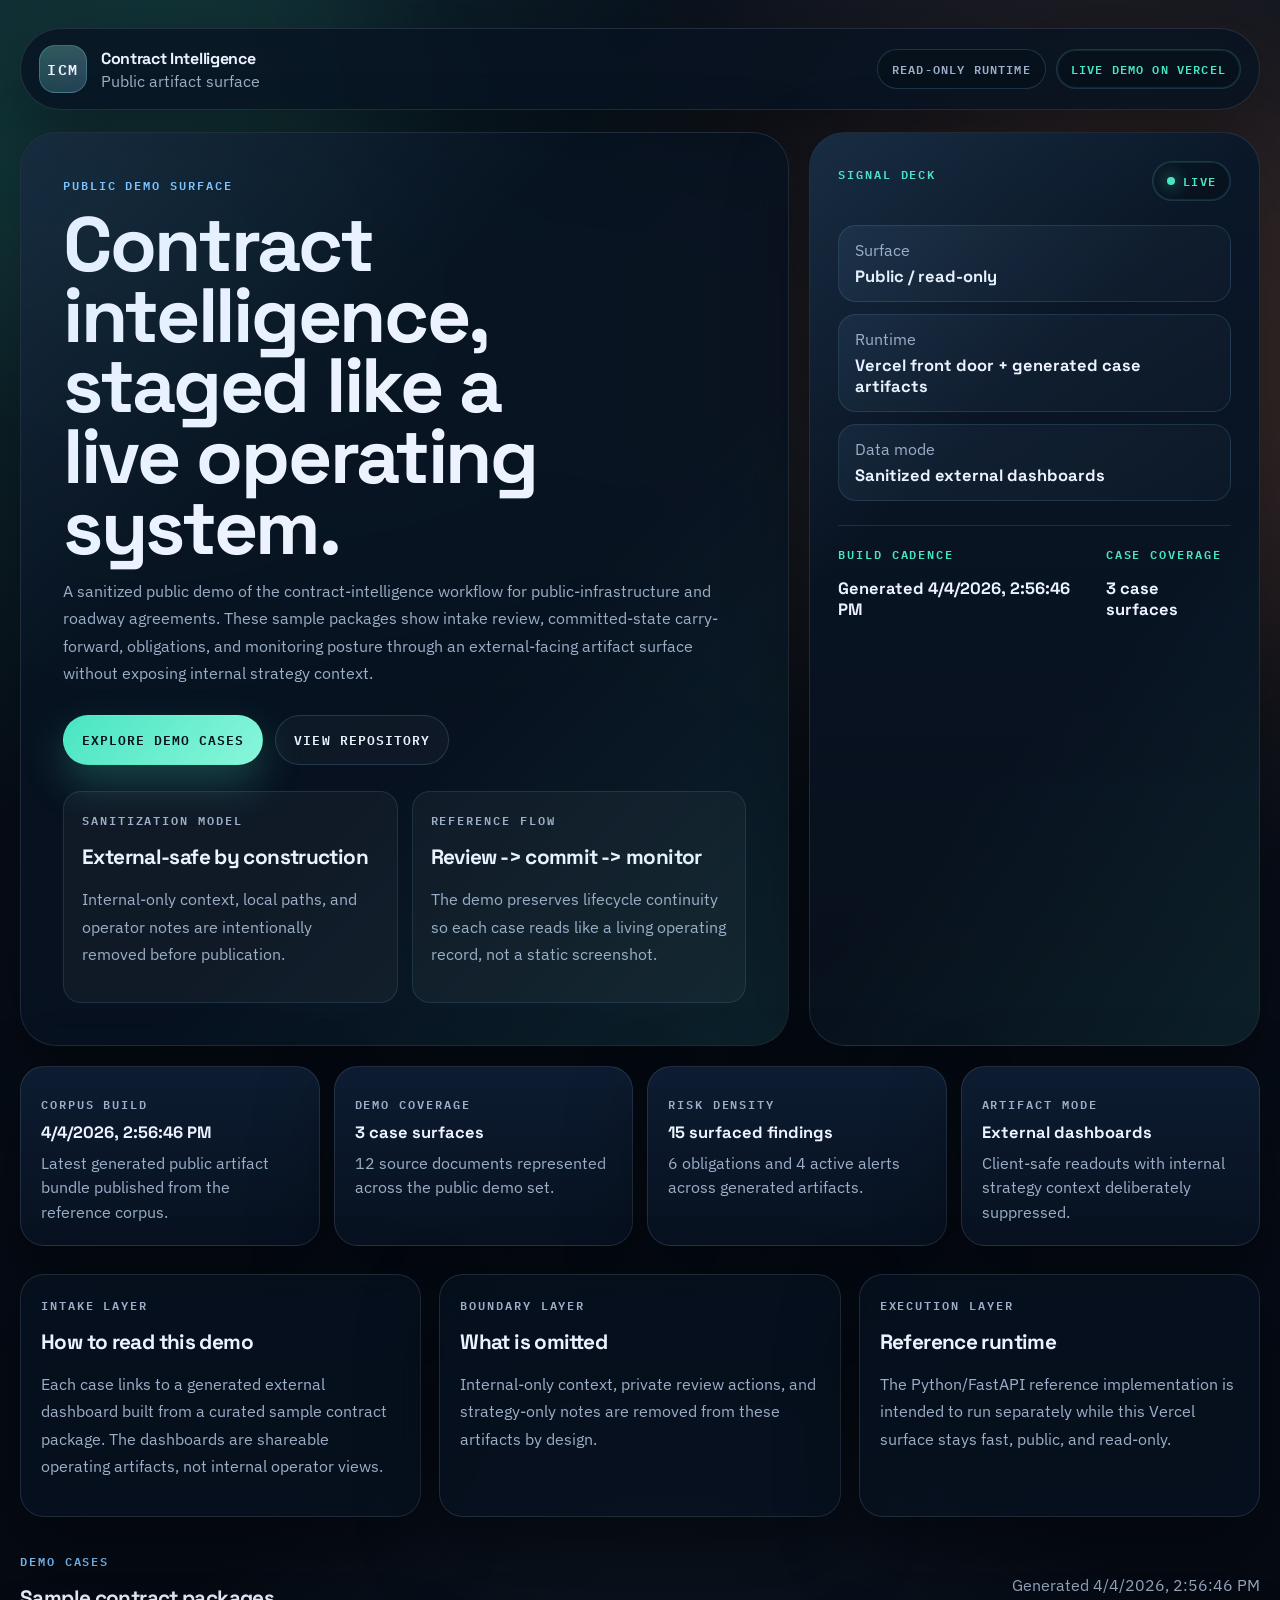
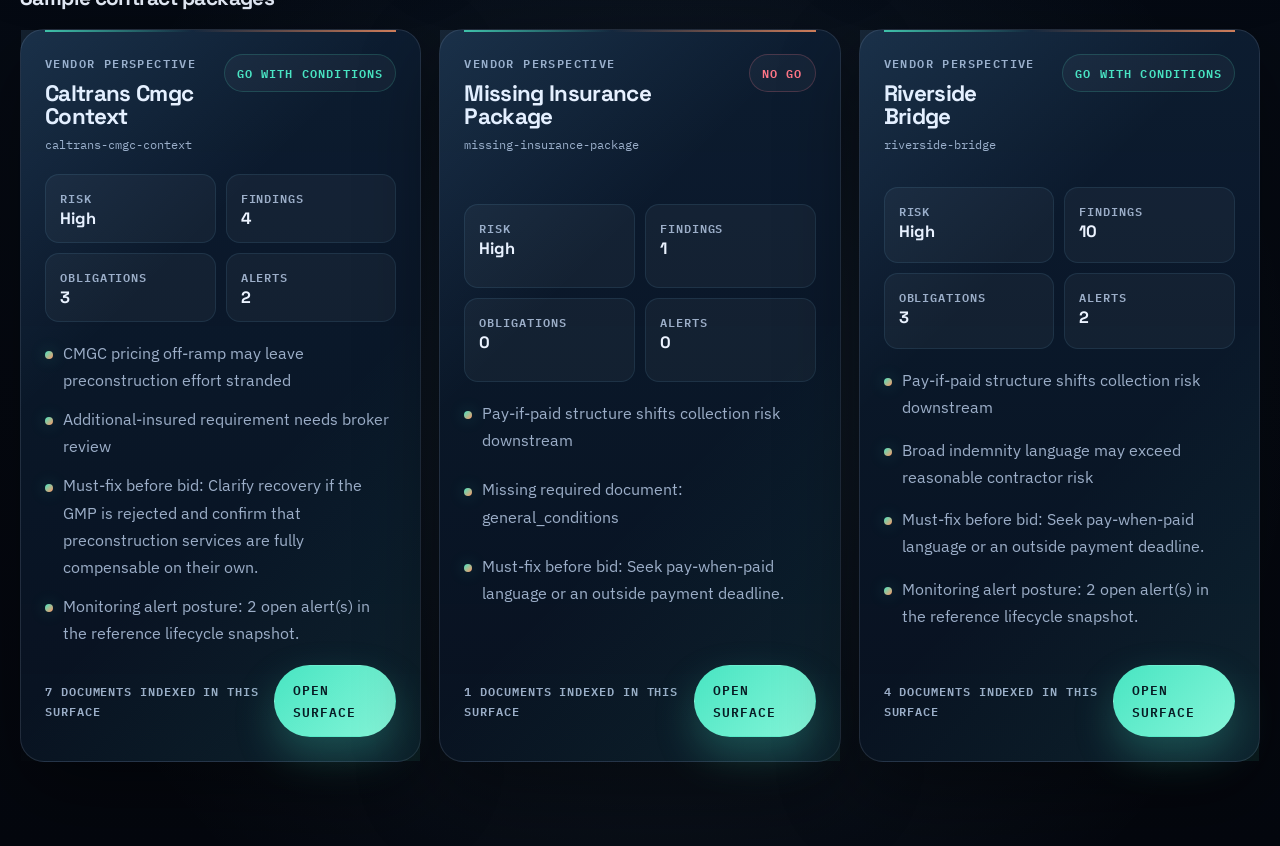
<file: demo_site/index.html>
<!DOCTYPE html>
<html lang="en">
<head>
  <meta charset="utf-8">
  <meta name="viewport" content="width=device-width, initial-scale=1">
  <meta name="theme-color" content="#07111d">
  <title>ICM Demo</title>
  <link rel="preconnect" href="https://fonts.googleapis.com">
  <link rel="preconnect" href="https://fonts.gstatic.com" crossorigin>
  <link href="https://fonts.googleapis.com/css2?family=IBM+Plex+Mono:wght@500;600&family=IBM+Plex+Sans:wght@400;500;600;700&family=Space+Grotesk:wght@500;700&display=swap" rel="stylesheet">
  <link rel="icon" href="/favicon.svg" type="image/svg+xml">
  <link rel="stylesheet" href="./styles.css">
</head>
<body>
  <div class="background-grid" aria-hidden="true"></div>
  <div class="background-orb background-orb-left" aria-hidden="true"></div>
  <div class="background-orb background-orb-right" aria-hidden="true"></div>
  <div class="page-shell">
    <header class="topbar">
      <a class="wordmark" href="/">
        <span class="wordmark-mark">ICM</span>
        <span class="wordmark-copy">
          <strong>Contract Intelligence</strong>
          <span>Public artifact surface</span>
        </span>
      </a>
      <div class="topbar-status">
        <span class="status-chip">Read-only runtime</span>
        <span class="status-chip status-chip-live">Live demo on Vercel</span>
      </div>
    </header>

    <main>
      <section class="hero">
        <div class="hero-copy">
          <p class="eyebrow">Public Demo Surface</p>
          <h1>Contract intelligence, staged like a live operating system.</h1>
          <p class="lead">
            A sanitized public demo of the contract-intelligence workflow for public-infrastructure and roadway agreements.
            These sample packages show intake review, committed-state carry-forward, obligations, and monitoring posture
            through an external-facing artifact surface without exposing internal strategy context.
          </p>
          <div class="hero-actions">
            <a class="button button-primary" href="#demo-cases">Explore demo cases</a>
            <a class="button button-secondary" href="https://github.com/BDB-Labs/INTELLIGENT-CONTRACT-MANAGEMENT">View repository</a>
          </div>
          <div class="hero-meta-grid">
            <article class="hero-meta-card">
              <p class="meta-label">Sanitization model</p>
              <h2>External-safe by construction</h2>
              <p>Internal-only context, local paths, and operator notes are intentionally removed before publication.</p>
            </article>
            <article class="hero-meta-card">
              <p class="meta-label">Reference flow</p>
              <h2>Review -> commit -> monitor</h2>
              <p>The demo preserves lifecycle continuity so each case reads like a living operating record, not a static screenshot.</p>
            </article>
          </div>
        </div>
        <aside class="hero-panel">
          <div class="panel-header">
            <p class="panel-label">Signal Deck</p>
            <span class="panel-pulse">Live</span>
          </div>
          <div class="signal-stack">
            <article class="signal-blade">
              <span>Surface</span>
              <strong>Public / read-only</strong>
            </article>
            <article class="signal-blade">
              <span>Runtime</span>
              <strong>Vercel front door + generated case artifacts</strong>
            </article>
            <article class="signal-blade">
              <span>Data mode</span>
              <strong>Sanitized external dashboards</strong>
            </article>
          </div>
          <div class="hero-telemetry">
            <div>
              <p class="meta-label">Build cadence</p>
              <strong id="hero-generated-at">Awaiting manifest</strong>
            </div>
            <div>
              <p class="meta-label">Case coverage</p>
              <strong id="hero-case-count">0 case surfaces</strong>
            </div>
          </div>
        </aside>
      </section>

      <section id="signal-strip" class="signal-strip">
        <article class="loading-card signal-card">
          <p>Loading build telemetry…</p>
        </article>
      </section>

      <section class="overview-grid">
        <article class="info-card">
          <p class="meta-label">Intake layer</p>
          <h2>How to read this demo</h2>
          <p>
            Each case links to a generated external dashboard built from a curated sample contract package.
            The dashboards are shareable operating artifacts, not internal operator views.
          </p>
        </article>
        <article class="info-card">
          <p class="meta-label">Boundary layer</p>
          <h2>What is omitted</h2>
          <p>
            Internal-only context, private review actions, and strategy-only notes are removed from these artifacts by design.
          </p>
        </article>
        <article class="info-card">
          <p class="meta-label">Execution layer</p>
          <h2>Reference runtime</h2>
          <p>
            The Python/FastAPI reference implementation is intended to run separately while this Vercel surface stays fast, public, and read-only.
          </p>
        </article>
      </section>

      <section id="demo-cases" class="cases-section">
        <div class="section-head">
          <div>
            <p class="eyebrow">Demo Cases</p>
            <h2>Sample contract packages</h2>
          </div>
          <p id="generated-at" class="generated-at"></p>
        </div>
        <div id="case-grid" class="case-grid">
          <article class="loading-card">
            <p>Loading demo cases…</p>
          </article>
        </div>
      </section>
    </main>
  </div>

  <script src="./app.js"></script>
</body>
</html>
</file>
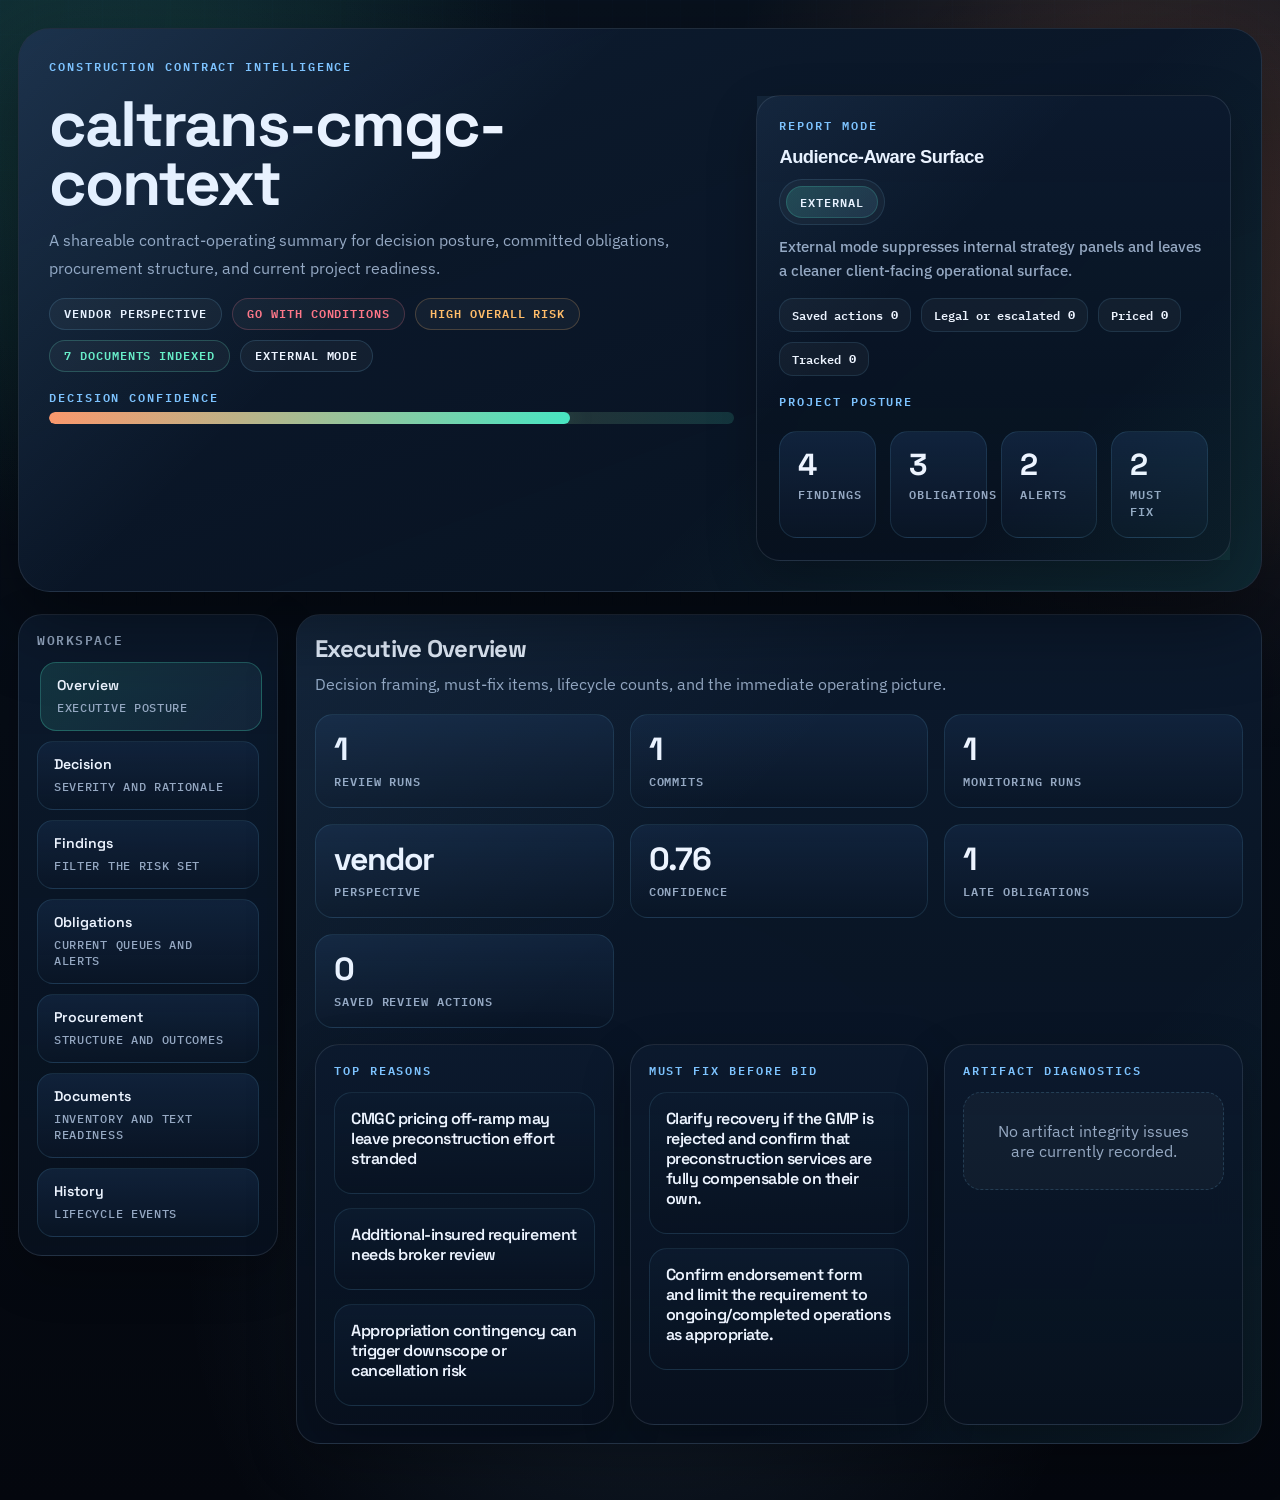
<file: demo_site/generated/cases/caltrans_cmgc_context/dashboard.html>
<!DOCTYPE html>
<html lang="en">
<head>
  <meta charset="utf-8">
  <meta name="viewport" content="width=device-width, initial-scale=1">
  <meta name="theme-color" content="#07111d">
  <title>Contract Intelligence Dashboard</title>
  <link rel="preconnect" href="https://fonts.googleapis.com">
  <link rel="preconnect" href="https://fonts.gstatic.com" crossorigin>
  <link href="https://fonts.googleapis.com/css2?family=IBM+Plex+Mono:wght@500;600&family=IBM+Plex+Sans:wght@400;500;600;700&family=Space+Grotesk:wght@500;700&display=swap" rel="stylesheet">
  <link rel="icon" href="/favicon.svg" type="image/svg+xml">
  <style>
    :root {
      color-scheme: dark;
      --bg: #07111d;
      --bg-deep: #030711;
      --panel: rgba(8, 19, 34, 0.82);
      --panel-strong: rgba(13, 29, 51, 0.94);
      --panel-soft: rgba(9, 20, 36, 0.68);
      --ink: #edf4ff;
      --muted: #95a8c2;
      --line: rgba(148, 163, 184, 0.17);
      --line-strong: rgba(125, 211, 252, 0.24);
      --accent: #48e5c2;
      --accent-2: #ff9666;
      --accent-3: #7dc3ff;
      --risk: #ff7687;
      --warn: #ffbc69;
      --good: #66efc6;
      --glow: rgba(72, 229, 194, 0.22);
      --shadow: 0 30px 80px rgba(0, 0, 0, 0.42);
      --radius-xl: 32px;
      --radius-lg: 24px;
      --radius-md: 18px;
    }

    * { box-sizing: border-box; }

    body {
      margin: 0;
      color: var(--ink);
      background:
        radial-gradient(circle at 12% 10%, rgba(72, 229, 194, 0.14), transparent 24%),
        radial-gradient(circle at 88% 12%, rgba(255, 150, 102, 0.18), transparent 24%),
        radial-gradient(circle at 50% 85%, rgba(125, 195, 255, 0.12), transparent 32%),
        linear-gradient(180deg, #08111d 0%, #060c16 48%, #04070e 100%);
      font-family: "IBM Plex Sans", "Avenir Next", "Segoe UI Variable Text", sans-serif;
      min-height: 100vh;
    }

    body::before {
      content: "";
      position: fixed;
      inset: 0;
      pointer-events: none;
      background:
        linear-gradient(rgba(125, 195, 255, 0.05) 1px, transparent 1px),
        linear-gradient(90deg, rgba(125, 195, 255, 0.05) 1px, transparent 1px);
      background-size: 34px 34px;
      mask-image: linear-gradient(180deg, rgba(0, 0, 0, 0.72), transparent 92%);
      opacity: 0.34;
    }

    .shell {
      position: relative;
      max-width: 1440px;
      margin: 0 auto;
      padding: 28px 18px 56px;
    }

    .shell::before {
      content: "";
      position: absolute;
      inset: 0;
      pointer-events: none;
      background:
        radial-gradient(circle at 0% 0%, rgba(72, 229, 194, 0.08), transparent 26%),
        radial-gradient(circle at 100% 20%, rgba(255, 150, 102, 0.10), transparent 26%);
      z-index: 0;
    }

    .masthead {
      position: relative;
      overflow: hidden;
      background:
        linear-gradient(160deg, rgba(12, 27, 47, 0.96), rgba(7, 16, 29, 0.88)),
        var(--panel-strong);
      border: 1px solid var(--line);
      border-radius: var(--radius-xl);
      box-shadow: var(--shadow);
      padding: 30px;
      backdrop-filter: blur(18px);
      z-index: 1;
    }

    .masthead::before {
      content: "";
      position: absolute;
      inset: 0;
      pointer-events: none;
      background:
        linear-gradient(135deg, rgba(125, 195, 255, 0.14), transparent 34%, transparent 64%, rgba(72, 229, 194, 0.10));
    }

    .masthead::after {
      content: "";
      position: absolute;
      inset: auto -10% -46% 44%;
      height: 260px;
      background: radial-gradient(circle, rgba(72, 229, 194, 0.16), transparent 65%);
      pointer-events: none;
    }

    .eyebrow {
      font: 600 0.75rem/1.2 "IBM Plex Mono", monospace;
      letter-spacing: 0.16em;
      text-transform: uppercase;
      color: var(--accent-3);
      margin-bottom: 14px;
    }

    h1, h2, h3 {
      margin: 0;
      color: var(--ink);
      font-family: "Space Grotesk", "Avenir Next", sans-serif;
      letter-spacing: -0.03em;
    }

    h1 {
      font: 700 clamp(2.5rem, 5vw, 4.4rem)/0.92 "Space Grotesk", "Avenir Next", sans-serif;
      max-width: 12ch;
    }

    .lead {
      margin-top: 14px;
      max-width: 72ch;
      color: var(--muted);
      font-size: 1rem;
      line-height: 1.72;
    }

    .hero-grid {
      display: grid;
      grid-template-columns: minmax(0, 1.3fr) minmax(320px, 0.9fr);
      gap: 22px;
      margin-top: 22px;
    }

    .hero-panel,
    .card,
    .workspace,
    .subpanel {
      background:
        linear-gradient(180deg, rgba(12, 27, 47, 0.86), rgba(7, 16, 29, 0.72)),
        var(--panel);
      border: 1px solid var(--line);
      border-radius: var(--radius-lg);
      box-shadow: 0 18px 50px rgba(0, 0, 0, 0.24);
      backdrop-filter: blur(18px);
    }

    .hero-panel {
      position: relative;
      padding: 22px;
      min-height: 100%;
    }

    .hero-panel::before,
    .workspace::before {
      content: "";
      position: absolute;
      inset: 0;
      pointer-events: none;
      background: linear-gradient(135deg, rgba(125, 195, 255, 0.08), transparent 36%, transparent 70%, rgba(72, 229, 194, 0.06));
    }

    .kpis {
      display: grid;
      grid-template-columns: repeat(4, minmax(0, 1fr));
      gap: 14px;
      margin-top: 22px;
    }

    .kpi {
      padding: 18px;
      border-radius: var(--radius-md);
      background: linear-gradient(180deg, rgba(18, 37, 63, 0.92), rgba(10, 22, 39, 0.80));
      border: 1px solid rgba(125, 211, 252, 0.12);
    }

    .kpi .value {
      font: 700 1.9rem/1 "Space Grotesk", "Avenir Next", sans-serif;
      letter-spacing: -0.04em;
      margin-bottom: 6px;
    }

    .kpi .label {
      color: var(--muted);
      font: 600 0.74rem/1.4 "IBM Plex Mono", monospace;
      text-transform: uppercase;
      letter-spacing: 0.08em;
    }

    .badge-row {
      display: flex;
      flex-wrap: wrap;
      gap: 10px;
      margin-top: 16px;
    }

    .badge {
      display: inline-flex;
      align-items: center;
      gap: 8px;
      padding: 9px 14px;
      border-radius: 999px;
      font: 600 0.74rem/1 "IBM Plex Mono", monospace;
      letter-spacing: 0.08em;
      text-transform: uppercase;
      background: rgba(255,255,255,0.04);
      border: 1px solid rgba(125, 211, 252, 0.16);
    }

    .badge.risk { color: var(--risk); border-color: rgba(255, 118, 135, 0.22); }
    .badge.warn { color: var(--warn); border-color: rgba(255, 188, 105, 0.22); }
    .badge.good { color: var(--good); border-color: rgba(102, 239, 198, 0.22); }

    .mode-switch {
      display: inline-flex;
      gap: 8px;
      padding: 6px;
      border-radius: 999px;
      background: rgba(255,255,255,0.04);
      border: 1px solid rgba(125, 211, 252, 0.12);
      margin-bottom: 10px;
    }

    .mode-button {
      appearance: none;
      border: 0;
      background: transparent;
      color: var(--muted);
      padding: 10px 14px;
      border-radius: 999px;
      cursor: pointer;
      font: 600 0.75rem/1 "IBM Plex Mono", monospace;
      text-transform: uppercase;
      letter-spacing: 0.08em;
      transition: background 150ms ease, color 150ms ease, transform 150ms ease;
    }

    .mode-button:hover {
      transform: translateY(-1px);
    }

    .mode-button.is-active {
      background: linear-gradient(135deg, rgba(72, 229, 194, 0.18), rgba(125, 195, 255, 0.10));
      color: var(--ink);
      box-shadow: inset 0 0 0 1px rgba(72, 229, 194, 0.18);
    }

    .mode-caption {
      color: var(--muted);
      font: 500 0.92rem/1.6 "IBM Plex Sans", sans-serif;
      margin: 0 0 16px;
    }

    .summary-strip {
      display: flex;
      flex-wrap: wrap;
      gap: 10px;
      margin-bottom: 18px;
    }

    .summary-pill {
      display: inline-flex;
      align-items: center;
      gap: 8px;
      padding: 10px 12px;
      border-radius: 14px;
      background: rgba(255,255,255,0.04);
      border: 1px solid rgba(125, 211, 252, 0.12);
      font: 600 0.76rem/1 "IBM Plex Mono", monospace;
      color: var(--ink);
    }

    .warning-pill {
      align-items: flex-start;
      gap: 12px;
      background: rgba(255, 150, 102, 0.10);
      border-color: rgba(255, 188, 105, 0.22);
    }

    .note-tight {
      margin-top: 6px;
    }

    .confidence-wrap {
      margin-top: 18px;
    }

    .confidence-track {
      height: 12px;
      border-radius: 999px;
      background: linear-gradient(90deg, rgba(255, 118, 135, 0.14), rgba(255, 188, 105, 0.16), rgba(72, 229, 194, 0.16));
      overflow: hidden;
    }

    .confidence-fill {
      height: 100%;
      border-radius: inherit;
      background: linear-gradient(90deg, #ff9666, #48e5c2);
      box-shadow: 0 0 28px var(--glow);
    }

    .layout {
      display: grid;
      grid-template-columns: 260px minmax(0, 1fr);
      gap: 18px;
      margin-top: 22px;
      align-items: start;
    }

    .rail {
      position: sticky;
      top: 18px;
      padding: 18px;
    }

    .rail h2 {
      font: 600 0.82rem/1.1 "IBM Plex Mono", monospace;
      margin-bottom: 14px;
      text-transform: uppercase;
      letter-spacing: 0.12em;
      color: var(--muted);
    }

    .nav-list {
      display: grid;
      gap: 10px;
    }

    .nav-button {
      appearance: none;
      border: 1px solid rgba(125, 211, 252, 0.12);
      border-radius: 16px;
      background: linear-gradient(180deg, rgba(18, 37, 63, 0.82), rgba(10, 22, 39, 0.72));
      padding: 14px 16px;
      text-align: left;
      cursor: pointer;
      color: var(--ink);
      font: 600 0.88rem/1.2 "Space Grotesk", sans-serif;
      transition: transform 160ms ease, background 160ms ease, border-color 160ms ease;
    }

    .nav-button small {
      display: block;
      margin-top: 6px;
      color: var(--muted);
      font: 500 0.72rem/1.4 "IBM Plex Mono", monospace;
      text-transform: uppercase;
      letter-spacing: 0.06em;
    }

    .nav-button:hover,
    .nav-button[aria-selected="true"] {
      transform: translateX(3px);
      background: linear-gradient(135deg, rgba(72, 229, 194, 0.14), rgba(125, 195, 255, 0.08));
      border-color: rgba(72, 229, 194, 0.28);
    }

    .workspace {
      position: relative;
      overflow: hidden;
      padding: 18px;
    }

    body[data-report-mode="external"] [data-internal-only="true"] {
      display: none !important;
    }

    .view {
      display: none;
      animation: rise 220ms ease;
    }

    .view.active {
      display: block;
    }

    @keyframes rise {
      from { opacity: 0; transform: translateY(6px); }
      to { opacity: 1; transform: translateY(0); }
    }

    .section-head {
      display: flex;
      align-items: flex-end;
      justify-content: space-between;
      gap: 14px;
      margin-bottom: 16px;
    }

    .section-head p {
      margin: 8px 0 0;
      max-width: 70ch;
      color: var(--muted);
      line-height: 1.6;
    }

    .control-row {
      display: flex;
      flex-wrap: wrap;
      gap: 10px;
      margin-bottom: 16px;
    }

    .control-row input,
    .control-row select {
      appearance: none;
      border: 1px solid rgba(125, 211, 252, 0.12);
      background: rgba(7, 17, 29, 0.86);
      border-radius: 12px;
      padding: 12px 14px;
      font: 500 0.92rem/1 "IBM Plex Sans", sans-serif;
      color: var(--ink);
      min-width: 180px;
    }

    .chip-row {
      display: flex;
      flex-wrap: wrap;
      gap: 10px;
    }

    .chip {
      border-radius: 999px;
      padding: 8px 12px;
      background: rgba(72, 229, 194, 0.10);
      border: 1px solid rgba(72, 229, 194, 0.16);
      font: 600 0.74rem/1 "IBM Plex Mono", monospace;
      text-transform: uppercase;
      letter-spacing: 0.08em;
      color: var(--accent);
    }

    .grid-2,
    .grid-3 {
      display: grid;
      gap: 16px;
    }

    .grid-2 {
      grid-template-columns: repeat(2, minmax(0, 1fr));
    }

    .grid-3 {
      grid-template-columns: repeat(3, minmax(0, 1fr));
    }

    .detail-layout {
      display: grid;
      grid-template-columns: minmax(0, 1.3fr) minmax(320px, 0.9fr);
      gap: 16px;
      align-items: start;
    }

    .stat-card {
      padding: 18px;
      border-radius: 18px;
      background: linear-gradient(180deg, rgba(18, 37, 63, 0.86), rgba(10, 22, 39, 0.70));
      border: 1px solid rgba(125, 211, 252, 0.12);
    }

    .stat-card .number {
      font: 700 2rem/1 "Space Grotesk", sans-serif;
      letter-spacing: -0.05em;
    }

    .stat-card .label {
      margin-top: 8px;
      color: var(--muted);
      font: 600 0.72rem/1.4 "IBM Plex Mono", monospace;
      letter-spacing: 0.08em;
      text-transform: uppercase;
    }

    .stack {
      display: grid;
      gap: 14px;
    }

    .finding,
    .timeline-item,
    .obligation-card,
    .signal-card,
    .alert-card,
    .doc-card,
    .review-card,
    .detail-card {
      border: 1px solid rgba(125, 211, 252, 0.12);
      border-radius: 18px;
      background: linear-gradient(180deg, rgba(12, 27, 47, 0.86), rgba(8, 18, 33, 0.72));
      padding: 16px;
    }

    .finding h3,
    .timeline-item h3,
    .obligation-card h3,
    .signal-card h3,
    .alert-card h3,
    .doc-card h3,
    .review-card h3,
    .detail-card h3 {
      font: 600 1rem/1.25 "Space Grotesk", sans-serif;
      margin-bottom: 8px;
    }

    .interactive-card {
      cursor: pointer;
      transition: transform 140ms ease, box-shadow 140ms ease, border-color 140ms ease;
    }

    .interactive-card:hover {
      transform: translateY(-1px);
      border-color: rgba(72, 229, 194, 0.22);
      box-shadow: 0 18px 44px rgba(0, 0, 0, 0.24);
    }

    .interactive-card.active {
      border-color: rgba(72, 229, 194, 0.32);
      box-shadow: 0 18px 46px rgba(0, 0, 0, 0.28);
      background: linear-gradient(180deg, rgba(17, 35, 60, 0.96), rgba(9, 20, 36, 0.88));
    }

    .meta {
      display: flex;
      flex-wrap: wrap;
      gap: 8px;
      margin-bottom: 10px;
    }

    .meta span {
      display: inline-flex;
      align-items: center;
      padding: 6px 10px;
      border-radius: 999px;
      background: rgba(255,255,255,0.05);
      color: var(--muted);
      font: 600 0.7rem/1 "IBM Plex Mono", monospace;
      text-transform: uppercase;
      letter-spacing: 0.08em;
    }

    .severity-critical { color: var(--risk); }
    .severity-high { color: var(--risk); }
    .severity-medium { color: var(--warn); }
    .severity-low { color: var(--accent); }

    .timeline {
      position: relative;
      padding-left: 20px;
    }

    .timeline::before {
      content: "";
      position: absolute;
      left: 5px;
      top: 0;
      bottom: 0;
      width: 2px;
      background: linear-gradient(180deg, rgba(72, 229, 194, 0.30), rgba(255, 150, 102, 0.24));
    }

    .timeline-item {
      position: relative;
      margin-left: 16px;
    }

    .timeline-item::before {
      content: "";
      position: absolute;
      left: -25px;
      top: 18px;
      width: 12px;
      height: 12px;
      border-radius: 999px;
      background: var(--accent);
      box-shadow: 0 0 0 6px rgba(72, 229, 194, 0.12);
    }

    .columns {
      display: grid;
      grid-template-columns: repeat(4, minmax(0, 1fr));
      gap: 12px;
    }

    .column {
      border-radius: 18px;
      padding: 14px;
      background: linear-gradient(180deg, rgba(18, 37, 63, 0.82), rgba(10, 22, 39, 0.66));
      border: 1px solid rgba(125, 211, 252, 0.12);
      min-height: 220px;
    }

    .column h3 {
      margin-bottom: 10px;
    }

    .column .stack {
      gap: 10px;
    }

    .detail-panel {
      position: sticky;
      top: 18px;
      border-radius: 20px;
      padding: 18px;
      background: linear-gradient(180deg, rgba(15, 31, 53, 0.94), rgba(8, 18, 33, 0.84));
      border: 1px solid rgba(125, 211, 252, 0.14);
      box-shadow: 0 20px 56px rgba(0, 0, 0, 0.34);
    }

    .detail-divider {
      height: 1px;
      background: rgba(148, 163, 184, 0.14);
      margin: 16px 0;
    }

    .detail-list {
      display: grid;
      gap: 10px;
      padding-left: 18px;
      margin: 0;
      color: var(--muted);
    }

    .detail-list li {
      line-height: 1.5;
    }

    .review-form {
      display: grid;
      gap: 12px;
    }

    .review-form label {
      display: grid;
      gap: 6px;
      font: 600 0.74rem/1.3 "IBM Plex Mono", monospace;
      text-transform: uppercase;
      letter-spacing: 0.08em;
      color: var(--muted);
    }

    .review-form input,
    .review-form select,
    .review-form textarea {
      width: 100%;
      appearance: none;
      border: 1px solid rgba(125, 211, 252, 0.12);
      background: rgba(7, 17, 29, 0.84);
      border-radius: 12px;
      padding: 12px 14px;
      font: 500 0.92rem/1.35 "IBM Plex Sans", sans-serif;
      color: var(--ink);
    }

    .review-form textarea {
      min-height: 88px;
      resize: vertical;
    }

    .inline-actions {
      display: flex;
      flex-wrap: wrap;
      gap: 10px;
    }

    .action-button {
      appearance: none;
      border: 1px solid rgba(72, 229, 194, 0.18);
      background: linear-gradient(135deg, rgba(72, 229, 194, 0.12), rgba(125, 195, 255, 0.06));
      color: var(--ink);
      border-radius: 12px;
      padding: 10px 14px;
      cursor: pointer;
      font: 600 0.75rem/1 "IBM Plex Mono", monospace;
      text-transform: uppercase;
      letter-spacing: 0.08em;
    }

    .action-button.subtle {
      border-color: rgba(148, 163, 184, 0.14);
      background: rgba(255,255,255,0.04);
    }

    .note {
      margin: 0;
      color: var(--muted);
      font: 500 0.88rem/1.6 "IBM Plex Sans", sans-serif;
    }

    .doc-table {
      width: 100%;
      border-collapse: collapse;
      background: rgba(7, 17, 29, 0.76);
      border-radius: 18px;
      overflow: hidden;
      border: 1px solid rgba(125, 211, 252, 0.12);
    }

    .doc-table th,
    .doc-table td {
      padding: 12px 14px;
      text-align: left;
      border-bottom: 1px solid rgba(148, 163, 184, 0.10);
      font-family: "IBM Plex Sans", sans-serif;
      font-size: 0.92rem;
    }

    .doc-table th {
      color: var(--muted);
      font-size: 0.74rem;
      text-transform: uppercase;
      letter-spacing: 0.1em;
      font-family: "IBM Plex Mono", monospace;
    }

    .doc-table tr:last-child th,
    .doc-table tr:last-child td {
      border-bottom: none;
    }

    .empty {
      padding: 28px 20px;
      text-align: center;
      color: var(--muted);
      border: 1px dashed rgba(125, 211, 252, 0.18);
      border-radius: 18px;
      background: rgba(255,255,255,0.03);
    }

    @media (max-width: 1120px) {
      .hero-grid,
      .layout,
      .grid-2,
      .grid-3,
      .columns,
      .detail-layout {
        grid-template-columns: 1fr;
      }
      .kpis {
        grid-template-columns: repeat(2, minmax(0, 1fr));
      }
      .rail {
        position: static;
      }
    }

    @media (max-width: 700px) {
      .shell {
        padding: 18px 12px 42px;
      }
      .masthead,
      .hero-panel,
      .workspace {
        padding: 16px;
      }
      .kpis {
        grid-template-columns: 1fr;
      }
      .mode-switch,
      .summary-strip,
      .inline-actions {
        width: 100%;
      }
      .control-row input,
      .control-row select {
        width: 100%;
      }
    }
  </style>
</head>
<body data-report-mode="internal">
  <div class="shell">
    <section class="masthead">
      <div class="eyebrow">Construction Contract Intelligence</div>
      <div class="hero-grid">
        <div>
          <h1 id="project-title"></h1>
          <p class="lead" id="hero-lead">
            A project command surface for review decisions, committed baselines, internal context,
            operational obligations, and live alert posture.
          </p>
          <div class="badge-row" id="hero-badges"></div>
          <div id="local-cache-warning" style="margin-top:14px;"></div>
          <div class="confidence-wrap">
            <div class="eyebrow" style="margin-bottom:8px;">Decision Confidence</div>
            <div class="confidence-track"><div class="confidence-fill" id="confidence-fill"></div></div>
          </div>
        </div>
        <div class="hero-panel">
          <div class="section-head" style="margin-bottom:12px;">
            <div>
              <div class="eyebrow">Report Mode</div>
              <h2 style="font:700 1.15rem/1.1 'Avenir Next', 'Segoe UI Variable Display', sans-serif;">Audience-Aware Surface</h2>
            </div>
          </div>
          <div class="mode-switch" id="report-mode-switch">
            <button class="mode-button is-active" data-report-mode-control="external">External</button>
          </div>
          <p class="mode-caption" id="mode-caption"></p>
          <div class="summary-strip" id="review-snapshot"></div>
          <div class="eyebrow">Project Posture</div>
          <div class="kpis" id="kpis"></div>
        </div>
      </div>
    </section>

    <section class="layout">
      <aside class="rail card">
        <h2>Workspace</h2>
        <div class="nav-list" id="nav-list"></div>
      </aside>

      <section class="workspace">
        <div class="view active" data-view="overview">
          <div class="section-head">
            <div>
              <h2>Executive Overview</h2>
              <p>Decision framing, must-fix items, lifecycle counts, and the immediate operating picture.</p>
            </div>
          </div>
          <div class="grid-3" id="overview-stats"></div>
          <div class="grid-3" style="margin-top:16px;">
            <div class="subpanel" style="padding:18px;">
              <div class="eyebrow">Top Reasons</div>
              <div class="stack" id="top-reasons"></div>
            </div>
            <div class="subpanel" style="padding:18px;">
              <div class="eyebrow">Must Fix Before Bid</div>
              <div class="stack" id="must-fix"></div>
            </div>
            <div class="subpanel" style="padding:18px;">
              <div class="eyebrow">Artifact Diagnostics</div>
              <div class="stack" id="artifact-diagnostics"></div>
            </div>
          </div>
        </div>

        <div class="view" data-view="decision">
          <div class="section-head">
            <div>
              <h2>Decision And Risk Posture</h2>
              <p>Severity distribution, recommendation framing, and the combined commercial, insurance, and compliance picture.</p>
            </div>
          </div>
          <div class="grid-2">
            <div class="subpanel" style="padding:18px;">
              <div class="eyebrow">Severity Mix</div>
              <div class="grid-2" id="severity-mix"></div>
            </div>
            <div class="subpanel" style="padding:18px;">
              <div class="eyebrow">Lifecycle Summary</div>
              <div id="decision-summary-table"></div>
            </div>
          </div>
        </div>

        <div class="view" data-view="review" data-internal-only="true">
          <div class="section-head">
            <div>
              <h2>Human Review Board</h2>
              <p>Capture operator dispositions, triage unresolved items, and keep a durable review log alongside the generated analysis.</p>
            </div>
          </div>
          <p class="mode-caption" id="review-sync-note"></p>
          <div class="grid-3" id="review-stats"></div>
          <div class="grid-2" style="margin-top:16px;">
            <div class="subpanel" style="padding:18px;">
              <div class="eyebrow">Saved Review Actions</div>
              <div class="stack" id="review-board"></div>
            </div>
            <div class="subpanel" style="padding:18px;">
              <div class="eyebrow">Outstanding Review Queue</div>
              <div class="stack" id="review-candidates"></div>
            </div>
          </div>
        </div>

        <div class="view" data-view="findings">
          <div class="section-head">
            <div>
              <h2>Findings Workspace</h2>
              <p>Search, filter, and scan the latest commercial, insurance, and compliance findings.</p>
            </div>
          </div>
          <div class="control-row">
            <input id="finding-query" type="search" placeholder="Search findings, categories, or recommendations">
            <select id="finding-severity">
              <option value="all">All severities</option>
              <option value="critical">Critical</option>
              <option value="high">High</option>
              <option value="medium">Medium</option>
              <option value="low">Low</option>
            </select>
            <select id="finding-source">
              <option value="all">All source groups</option>
              <option value="commercial">Commercial</option>
              <option value="insurance">Insurance</option>
              <option value="compliance">Compliance</option>
            </select>
          </div>
          <div class="detail-layout">
            <div class="stack" id="findings-list"></div>
            <aside class="detail-panel">
              <div class="eyebrow">Selected Finding</div>
              <div class="stack" id="finding-detail"></div>
              <div class="detail-divider" data-internal-only="true"></div>
              <div class="eyebrow" data-internal-only="true">Review Action</div>
              <div id="finding-review-form" data-internal-only="true"></div>
            </aside>
          </div>
        </div>

        <div class="view" data-view="obligations">
          <div class="section-head">
            <div>
              <h2>Obligations And Alerts</h2>
              <p>Track the current committed baseline and its live monitoring status by queue, not by raw JSON.</p>
            </div>
          </div>
          <div class="control-row">
            <input id="obligation-query" type="search" placeholder="Search obligations or owners">
            <select id="obligation-status">
              <option value="all">All statuses</option>
              <option value="pending">Pending</option>
              <option value="due">Due</option>
              <option value="late">Late</option>
              <option value="satisfied">Satisfied</option>
            </select>
          </div>
          <div class="detail-layout">
            <div>
              <div class="columns" id="obligation-columns"></div>
              <div style="margin-top:18px;" class="stack" id="alerts-list"></div>
            </div>
            <aside class="detail-panel">
              <div class="eyebrow">Selected Obligation</div>
              <div class="stack" id="obligation-detail"></div>
              <div class="detail-divider" data-internal-only="true"></div>
              <div class="eyebrow" data-internal-only="true">Review Action</div>
              <div id="obligation-review-form" data-internal-only="true"></div>
            </aside>
          </div>
        </div>

        <div class="view" data-view="context" data-internal-only="true">
          <div class="section-head">
            <div>
              <h2>Internal Context Signals</h2>
              <p>Budget, board, audit, funding, and status signals that shape internal strategy without becoming outward-facing report language.</p>
            </div>
          </div>
          <div class="grid-2">
            <div class="subpanel" style="padding:18px;">
              <div class="eyebrow">Signal Levels</div>
              <div class="grid-2" id="context-metrics"></div>
            </div>
            <div class="subpanel" style="padding:18px;">
              <div class="eyebrow">Context Notes</div>
              <ul id="context-notes"></ul>
            </div>
          </div>
          <div class="stack" style="margin-top:16px;" id="context-signals"></div>
        </div>

        <div class="view" data-view="procurement">
          <div class="section-head">
            <div>
              <h2>Procurement And Outcome Profile</h2>
              <p>Delivery structure, clause families, governance traces, and what has happened in the project record so far.</p>
            </div>
          </div>
          <div class="grid-2">
            <div class="subpanel" style="padding:18px;">
              <div class="eyebrow">Procurement Profile</div>
              <div id="procurement-table"></div>
              <div class="chip-row" id="clause-family-chips" style="margin-top:14px;"></div>
            </div>
            <div class="subpanel" style="padding:18px;">
              <div class="eyebrow">Outcome Signals</div>
              <div class="stack" id="outcome-events"></div>
            </div>
          </div>
        </div>

        <div class="view" data-view="documents">
          <div class="section-head">
            <div>
              <h2>Document Inventory</h2>
              <p>Every document the latest run saw, with type, text readiness, and clause coverage.</p>
            </div>
          </div>
          <table class="doc-table">
            <thead>
              <tr>
                <th>Document</th>
                <th>Type</th>
                <th>Text source</th>
                <th>Text quality</th>
                <th>Clauses</th>
                <th>Required</th>
              </tr>
            </thead>
            <tbody id="documents-table"></tbody>
          </table>
        </div>

        <div class="view" data-view="history">
          <div class="section-head">
            <div>
              <h2>Lifecycle Timeline</h2>
              <p>See how the case moved from review into commitment and then into monitoring.</p>
            </div>
          </div>
          <div class="timeline" id="timeline"></div>
        </div>
      </section>
    </section>
  </div>

  <script>
    const dashboardData = {"project_id": "caltrans-cmgc-context", "project_path": null, "case_record": {"project_id": "caltrans-cmgc-context", "latest_run_id": "run_20260404T145646614702Z", "latest_analysis_perspective": "vendor", "latest_recommendation": "go_with_conditions", "latest_overall_risk": "high", "latest_agreement_type": "cmgc_preconstruction_services", "latest_project_sector": "bridges", "latest_outcome_status": "scope_rescope", "total_runs": 1, "run_history": [{"run_id": "run_20260404T145646614702Z", "run_type": "bid_review", "analysis_perspective": "vendor", "created_at": "2026-04-04T14:56:46.614702Z", "recommendation": "go_with_conditions", "overall_risk": "high", "artifact_count": 11}], "latest_commit_id": "commit_20260404T145646621283Z", "total_commits": 1, "latest_obligations_count": 3, "commit_history": [{"commit_id": "commit_20260404T145646621283Z", "analysis_perspective": "vendor", "created_at": "2026-04-04T14:56:46.621283Z", "source_run_id": "run_20260404T145646614702Z", "obligations_count": 3, "accepted_risks_count": 2, "negotiated_changes_count": 0}], "latest_monitoring_run_id": "monitor_20260404T145646623825Z", "total_monitoring_runs": 1, "monitoring_history": [{"run_id": "monitor_20260404T145646623825Z", "created_at": "2026-04-04T14:56:46.623825Z", "source_commit_id": "commit_20260404T145646621283Z", "alerts_count": 2, "due_count": 1, "late_count": 1, "satisfied_count": 1}]}, "latest_run": {"run_id": "run_20260404T145646614702Z", "project_id": "caltrans-cmgc-context", "created_at": "2026-04-04T14:56:46.614702Z", "decision_summary": {"project_id": "caltrans-cmgc-context", "analysis_perspective": "vendor", "recommendation": "go_with_conditions", "overall_risk": "high", "confidence": 0.76, "top_reasons": ["CMGC pricing off-ramp may leave preconstruction effort stranded", "Additional-insured requirement needs broker review", "Appropriation contingency can trigger downscope or cancellation risk"], "must_fix_before_bid": ["Clarify recovery if the GMP is rejected and confirm that preconstruction services are fully compensable on their own.", "Confirm endorsement form and limit the requirement to ongoing/completed operations as appropriate."], "human_review_required": true}, "document_inventory": {"project_id": "caltrans-cmgc-context", "analysis_perspective": "vendor", "documents": [{"document_id": "doc_2a8e2c8ee6", "filename": "Board Resolution.md", "document_type": "board_record", "required_for_bid_review": false, "text_available": true, "text_source": "plain_text", "text_quality": "medium", "clause_count": 1}, {"document_id": "doc_914932d86c", "filename": "General Conditions.md", "document_type": "general_conditions", "required_for_bid_review": true, "text_available": true, "text_source": "plain_text", "text_quality": "medium", "clause_count": 1}, {"document_id": "doc_6f78fa0858", "filename": "Insurance Requirements.md", "document_type": "insurance_requirements", "required_for_bid_review": true, "text_available": true, "text_source": "plain_text", "text_quality": "medium", "clause_count": 1}, {"document_id": "doc_2b13cd1fb4", "filename": "Prime Contract Agreement.md", "document_type": "prime_contract", "required_for_bid_review": true, "text_available": true, "text_source": "plain_text", "text_quality": "high", "clause_count": 5}, {"document_id": "doc_9ea62dd2ed", "filename": "Project Status Dashboard.md", "document_type": "project_status", "required_for_bid_review": false, "text_available": true, "text_source": "plain_text", "text_quality": "medium", "clause_count": 1}, {"document_id": "doc_dab4eba677", "filename": "Proposed Budget FY2027.md", "document_type": "budget_document", "required_for_bid_review": false, "text_available": true, "text_source": "plain_text", "text_quality": "medium", "clause_count": 1}, {"document_id": "doc_11a0e4bfd7", "filename": "RFQ Procurement Package.md", "document_type": "procurement_document", "required_for_bid_review": false, "text_available": true, "text_source": "plain_text", "text_quality": "medium", "clause_count": 1}], "missing_required_documents": []}, "procurement_profile": {"project_id": "caltrans-cmgc-context", "agreement_type": "cmgc_preconstruction_services", "project_sector": "bridges", "payment_mechanism": "guaranteed_maximum_price", "procurement_method": "qbs_or_rfq", "public_text_quality": "structured_or_searchable", "governance_artifacts_present": ["board_minutes", "project_status", "settlement_resolution"], "detected_clause_families": ["appropriation_limit", "gmp_offramp", "independent_cost_estimator", "open_book_cost_model", "public_records_handling", "reporting_wbs"], "evidence": [{"document_id": "doc_2b13cd1fb4", "location": "Prime Contract Agreement.md:L1", "excerpt": "reconstruction Services Contract does not obligate the owner to award construction services. If the guaranteed maximum price is not accepted, the owner may re-advertise the work."}, {"document_id": "doc_2b13cd1fb4", "location": "Prime Contract Agreement.md:L5", "excerpt": "Section 2 Funding This agreement is subject to availability of funds appropriated through the Budget Act."}, {"document_id": "doc_2b13cd1fb4", "location": "Prime Contract Agreement.md:L8", "excerpt": "Section 3 Open Book Contractor shall maintain open-book cost model records. If the agency receives a Public Records Act"}, {"document_id": "doc_2b13cd1fb4", "location": "Prime Contract Agreement.md:L11", "excerpt": "Section 4 Estimate Reconciliation Owner may retain an Independent Cost Estimator (ICE) to reconcile estimates."}, {"document_id": "doc_2b13cd1fb4", "location": "Prime Contract Agreement.md:L14", "excerpt": "Section 5 Reporting Contractor shall provide monthly progress reports by Work Breakdown Structure (WBS)."}], "notes": ["Package includes governance or status records that can support outcome-aware contract analysis.", "CMGC-style preconstruction language was detected; later GMP and construction-award decisions should be tracked separately."]}, "outcome_evidence": {"project_id": "caltrans-cmgc-context", "outcome_status": "scope_rescope", "governance_artifacts_present": ["board_minutes", "project_status", "settlement_resolution"], "events": [{"event_type": "award", "impact_types": [], "summary": "Award activity appears documented in the supplied package.", "confidence": 0.72, "source_document_type": "project_status", "evidence_source_type": "project_dashboard", "evidence": [{"document_id": "doc_9ea62dd2ed", "location": "Project Status Dashboard.md:paragraph_1", "excerpt": "Project awarded in 2025. Estimated completion 2026. 45 percent complete."}]}, {"event_type": "project_status_update", "impact_types": [], "summary": "A project status or progress update appears documented in the supplied package.", "confidence": 0.72, "source_document_type": "project_status", "evidence_source_type": "project_dashboard", "evidence": [{"document_id": "doc_9ea62dd2ed", "location": "Project Status Dashboard.md:paragraph_1", "excerpt": "Project awarded in 2025. Estimated completion 2026. 45 percent complete."}]}, {"event_type": "change_order", "impact_types": ["scope_change"], "summary": "Change-order activity appears documented in the supplied package.", "confidence": 0.72, "source_document_type": "board_record", "evidence_source_type": "council_resolution", "evidence": [{"document_id": "doc_2a8e2c8ee6", "location": "Board Resolution.md:paragraph_1", "excerpt": "Resolution approving Change Order No. 4 and settlement agreement because of cost escalation and budget shortfall."}]}, {"event_type": "settlement", "impact_types": ["scope_change", "cost_overrun"], "summary": "Settlement or release activity appears documented in the supplied package.", "confidence": 0.72, "source_document_type": "board_record", "evidence_source_type": "council_resolution", "evidence": [{"document_id": "doc_2a8e2c8ee6", "location": "Board Resolution.md:paragraph_1", "excerpt": "Resolution approving Change Order No. 4 and settlement agreement because of cost escalation and budget shortfall."}]}, {"event_type": "scope_change", "impact_types": ["scope_change", "cost_overrun"], "summary": "Rescoping or cost-escalation activity appears documented in the supplied package.", "confidence": 0.72, "source_document_type": "board_record", "evidence_source_type": "council_resolution", "evidence": [{"document_id": "doc_2a8e2c8ee6", "location": "Board Resolution.md:paragraph_1", "excerpt": "Resolution approving Change Order No. 4 and settlement agreement because of cost escalation and budget shortfall."}]}], "coverage_gaps": [], "monitoring_recommendations": ["Track GMP acceptance, independent cost-estimate reconciliation, and any owner decision to re-advertise or defer construction award.", "Preserve later change-order and settlement records because those documents are often the best public evidence of delivery stress."]}, "obligations_count": 3, "context_profile": {"signals": [], "notes": ["Internal-only context is intentionally omitted from the external artifact."], "internal_only": false}}, "latest_commit": {"commit_id": "commit_20260404T145646621283Z", "project_id": "caltrans-cmgc-context", "created_at": "2026-04-04T14:56:46.621283Z", "source_run_id": "run_20260404T145646614702Z", "decision_summary": {"project_id": "caltrans-cmgc-context", "analysis_perspective": "vendor", "recommendation": "go_with_conditions", "overall_risk": "high", "confidence": 0.76, "top_reasons": ["CMGC pricing off-ramp may leave preconstruction effort stranded", "Additional-insured requirement needs broker review", "Appropriation contingency can trigger downscope or cancellation risk"], "must_fix_before_bid": ["Clarify recovery if the GMP is rejected and confirm that preconstruction services are fully compensable on their own.", "Confirm endorsement form and limit the requirement to ongoing/completed operations as appropriate."], "human_review_required": true}, "procurement_profile": {"project_id": "caltrans-cmgc-context", "agreement_type": "cmgc_preconstruction_services", "project_sector": "bridges", "payment_mechanism": "guaranteed_maximum_price", "procurement_method": "qbs_or_rfq", "public_text_quality": "structured_or_searchable", "governance_artifacts_present": ["board_minutes", "project_status", "settlement_resolution"], "detected_clause_families": ["appropriation_limit", "gmp_offramp", "independent_cost_estimator", "open_book_cost_model", "public_records_handling", "reporting_wbs"], "evidence": [{"document_id": "doc_2b13cd1fb4", "location": "Prime Contract Agreement.md:L1", "excerpt": "reconstruction Services Contract does not obligate the owner to award construction services. If the guaranteed maximum price is not accepted, the owner may re-advertise the work."}, {"document_id": "doc_2b13cd1fb4", "location": "Prime Contract Agreement.md:L5", "excerpt": "Section 2 Funding This agreement is subject to availability of funds appropriated through the Budget Act."}, {"document_id": "doc_2b13cd1fb4", "location": "Prime Contract Agreement.md:L8", "excerpt": "Section 3 Open Book Contractor shall maintain open-book cost model records. If the agency receives a Public Records Act"}, {"document_id": "doc_2b13cd1fb4", "location": "Prime Contract Agreement.md:L11", "excerpt": "Section 4 Estimate Reconciliation Owner may retain an Independent Cost Estimator (ICE) to reconcile estimates."}, {"document_id": "doc_2b13cd1fb4", "location": "Prime Contract Agreement.md:L14", "excerpt": "Section 5 Reporting Contractor shall provide monthly progress reports by Work Breakdown Structure (WBS)."}], "notes": ["Package includes governance or status records that can support outcome-aware contract analysis.", "CMGC-style preconstruction language was detected; later GMP and construction-award decisions should be tracked separately."]}, "outcome_status": "scope_rescope", "negotiated_changes": [], "obligations_count": 3}, "latest_monitoring": {"run_id": "monitor_20260404T145646623825Z", "project_id": "caltrans-cmgc-context", "created_at": "2026-04-04T14:56:46.623825Z", "source_commit_id": "commit_20260404T145646621283Z", "as_of_date": "2026-04-04", "monitored_obligations": [{"obligation_id": "obl_c4209290ab70", "title": "Provide required notice within 10 business days", "source_clause": "General Conditions.md::General Conditions.md:paragraph_1", "owner_role": "project_manager", "severity_if_missed": "high", "status": "late", "summary": "Reference-demo monitoring marks this obligation as overdue for operator attention.", "next_due_at": null, "last_satisfied_at": null, "notes": []}, {"obligation_id": "obl_e51092f6dd84", "title": "Provide certificates of insurance before starting work", "source_clause": "Insurance Requirements.md::Insurance Requirements.md:paragraph_1", "owner_role": "risk_manager", "severity_if_missed": "high", "status": "due", "summary": "Reference-demo monitoring marks this obligation as currently due.", "next_due_at": null, "last_satisfied_at": null, "notes": []}, {"obligation_id": "obl_812351987b94", "title": "Submit monthly progress reports by work breakdown structure", "source_clause": "Prime Contract Agreement.md::Prime Contract Agreement.md:L14", "owner_role": "project_controls_manager", "severity_if_missed": "medium", "status": "satisfied", "summary": "Reference-demo monitoring marks this obligation as satisfied for the current cycle.", "next_due_at": null, "last_satisfied_at": null, "notes": []}], "alerts": [{"alert_id": "alert_545efb5cc185", "obligation_id": "obl_c4209290ab70", "created_at": "2026-04-04T14:56:46.623805Z", "severity": "high", "alert_type": "late", "status": "open", "summary": "Reference-demo monitoring marks this obligation as overdue for operator attention.", "ui_id": "alert_545efb5cc185"}, {"alert_id": "alert_c18ecaa07a0c", "obligation_id": "obl_e51092f6dd84", "created_at": "2026-04-04T14:56:46.623805Z", "severity": "high", "alert_type": "due", "status": "open", "summary": "Reference-demo monitoring marks this obligation as currently due.", "ui_id": "alert_c18ecaa07a0c"}]}, "documents": [{"document_id": "doc_2a8e2c8ee6", "filename": "Board Resolution.md", "document_type": "board_record", "required_for_bid_review": false, "text_available": true, "text_source": "plain_text", "text_quality": "medium", "clause_count": 1}, {"document_id": "doc_914932d86c", "filename": "General Conditions.md", "document_type": "general_conditions", "required_for_bid_review": true, "text_available": true, "text_source": "plain_text", "text_quality": "medium", "clause_count": 1}, {"document_id": "doc_6f78fa0858", "filename": "Insurance Requirements.md", "document_type": "insurance_requirements", "required_for_bid_review": true, "text_available": true, "text_source": "plain_text", "text_quality": "medium", "clause_count": 1}, {"document_id": "doc_2b13cd1fb4", "filename": "Prime Contract Agreement.md", "document_type": "prime_contract", "required_for_bid_review": true, "text_available": true, "text_source": "plain_text", "text_quality": "high", "clause_count": 5}, {"document_id": "doc_9ea62dd2ed", "filename": "Project Status Dashboard.md", "document_type": "project_status", "required_for_bid_review": false, "text_available": true, "text_source": "plain_text", "text_quality": "medium", "clause_count": 1}, {"document_id": "doc_dab4eba677", "filename": "Proposed Budget FY2027.md", "document_type": "budget_document", "required_for_bid_review": false, "text_available": true, "text_source": "plain_text", "text_quality": "medium", "clause_count": 1}, {"document_id": "doc_11a0e4bfd7", "filename": "RFQ Procurement Package.md", "document_type": "procurement_document", "required_for_bid_review": false, "text_available": true, "text_source": "plain_text", "text_quality": "medium", "clause_count": 1}], "findings": [{"id": "contract_risk_analyst:cmgc_offramp", "analysis_perspective": "vendor", "role": "contract_risk_analyst", "category": "cmgc_offramp", "severity": "high", "title": "CMGC pricing off-ramp may leave preconstruction effort stranded", "summary": "The package appears to let the owner reject GMP pricing or decline a later construction award.", "recommended_action": "Clarify recovery if the GMP is rejected and confirm that preconstruction services are fully compensable on their own.", "confidence": 0.68, "evidence": [{"document_id": "doc_2b13cd1fb4", "location": "Prime Contract Agreement.md:L1", "excerpt": "reconstruction Services Contract does not obligate the owner to award construction services. If the guaranteed maximum price is not accepted, the owner may re-advertise the work."}], "uncertainty_notes": [], "source_group": "commercial", "ui_id": "contract_risk_analyst:cmgc_offramp"}, {"id": "contract_risk_analyst:appropriation_limit", "analysis_perspective": "vendor", "role": "contract_risk_analyst", "category": "appropriation_limit", "severity": "medium", "title": "Appropriation contingency can trigger downscope or cancellation risk", "summary": "Public funding language appears to limit enforceability to appropriated or available funds.", "recommended_action": "Tie any non-appropriation exit to payment for work performed, demobilization, and orderly scope reduction.", "confidence": 0.68, "evidence": [{"document_id": "doc_2b13cd1fb4", "location": "Prime Contract Agreement.md:L5", "excerpt": "Section 2 Funding This agreement is subject to availability of funds appropriated through the Budget Act."}], "uncertainty_notes": [], "source_group": "commercial", "ui_id": "contract_risk_analyst:appropriation_limit"}, {"id": "insurance_requirements_analyst:additional_insured", "analysis_perspective": "vendor", "role": "insurance_requirements_analyst", "category": "additional_insured", "severity": "high", "title": "Additional-insured requirement needs broker review", "summary": "The package appears to require owner-side additional-insured coverage language.", "recommended_action": "Confirm endorsement form and limit the requirement to ongoing/completed operations as appropriate.", "confidence": 0.68, "evidence": [{"document_id": "doc_6f78fa0858", "location": "Insurance Requirements.md:paragraph_1", "excerpt": "Additional insured status is required. Umbrella coverage shall drop down if primary insurance is exhausted. Certificat"}], "uncertainty_notes": [], "source_group": "insurance", "ui_id": "insurance_requirements_analyst:additional_insured"}, {"id": "insurance_requirements_analyst:umbrella_drop_down", "analysis_perspective": "vendor", "role": "insurance_requirements_analyst", "category": "umbrella_drop_down", "severity": "medium", "title": "Umbrella drop-down wording may exceed standard market terms", "summary": "The package appears to require umbrella or excess coverage to drop down if primary limits are impaired or exhausted.", "recommended_action": "Confirm market availability, price impact, and whether the drop-down feature can be limited to commercially available forms.", "confidence": 0.68, "evidence": [{"document_id": "doc_6f78fa0858", "location": "Insurance Requirements.md:paragraph_1", "excerpt": "Additional insured status is required. Umbrella coverage shall drop down if primary insurance is exhausted. Certificates of insurance are required before starting work."}], "uncertainty_notes": [], "source_group": "insurance", "ui_id": "insurance_requirements_analyst:umbrella_drop_down"}], "obligations": [{"id": "obl_c4209290ab70", "source_clause": "General Conditions.md::General Conditions.md:paragraph_1", "source_document_id": "doc_914932d86c", "source_excerpt": "Notice of claim must be provided within 10 business days.", "title": "Provide required notice within 10 business days", "obligation_type": "notice_deadline", "trigger": "contractual notice event", "due_rule": "within 10 business days", "owner_role": "project_manager", "severity_if_missed": "high", "evidence": [{"document_id": "doc_914932d86c", "location": "General Conditions.md:paragraph_1", "excerpt": "Notice of claim must be provided within 10 business days."}], "ui_id": "obl_c4209290ab70"}, {"id": "obl_e51092f6dd84", "source_clause": "Insurance Requirements.md::Insurance Requirements.md:paragraph_1", "source_document_id": "doc_6f78fa0858", "source_excerpt": "al insured status is required. Umbrella coverage shall drop down if primary insurance is exhausted. Certificates of insurance are required before starting work.", "title": "Provide certificates of insurance before starting work", "obligation_type": "pre_start_requirement", "trigger": "before mobilization or notice to proceed", "due_rule": "before starting work", "owner_role": "risk_manager", "severity_if_missed": "high", "evidence": [{"document_id": "doc_6f78fa0858", "location": "Insurance Requirements.md:paragraph_1", "excerpt": "al insured status is required. Umbrella coverage shall drop down if primary insurance is exhausted. Certificates of insurance are required before starting work."}], "ui_id": "obl_e51092f6dd84"}, {"id": "obl_812351987b94", "source_clause": "Prime Contract Agreement.md::Prime Contract Agreement.md:L14", "source_document_id": "doc_2b13cd1fb4", "source_excerpt": "", "title": "Submit monthly progress reports by work breakdown structure", "obligation_type": "recurring_reporting", "trigger": "during preconstruction or active delivery", "due_rule": "monthly, mapped to WBS elements when required", "owner_role": "project_controls_manager", "severity_if_missed": "medium", "evidence": [{"document_id": "doc_2b13cd1fb4", "location": "Prime Contract Agreement.md:L14", "excerpt": ""}], "ui_id": "obl_812351987b94"}], "monitored_obligations": [{"obligation_id": "obl_c4209290ab70", "title": "Provide required notice within 10 business days", "source_clause": "General Conditions.md::General Conditions.md:paragraph_1", "owner_role": "project_manager", "severity_if_missed": "high", "status": "late", "summary": "Reference-demo monitoring marks this obligation as overdue for operator attention.", "next_due_at": null, "last_satisfied_at": null, "notes": []}, {"obligation_id": "obl_e51092f6dd84", "title": "Provide certificates of insurance before starting work", "source_clause": "Insurance Requirements.md::Insurance Requirements.md:paragraph_1", "owner_role": "risk_manager", "severity_if_missed": "high", "status": "due", "summary": "Reference-demo monitoring marks this obligation as currently due.", "next_due_at": null, "last_satisfied_at": null, "notes": []}, {"obligation_id": "obl_812351987b94", "title": "Submit monthly progress reports by work breakdown structure", "source_clause": "Prime Contract Agreement.md::Prime Contract Agreement.md:L14", "owner_role": "project_controls_manager", "severity_if_missed": "medium", "status": "satisfied", "summary": "Reference-demo monitoring marks this obligation as satisfied for the current cycle.", "next_due_at": null, "last_satisfied_at": null, "notes": []}], "alerts": [{"alert_id": "alert_545efb5cc185", "obligation_id": "obl_c4209290ab70", "created_at": "2026-04-04T14:56:46.623805Z", "severity": "high", "alert_type": "late", "status": "open", "summary": "Reference-demo monitoring marks this obligation as overdue for operator attention.", "ui_id": "alert_545efb5cc185"}, {"alert_id": "alert_c18ecaa07a0c", "obligation_id": "obl_e51092f6dd84", "created_at": "2026-04-04T14:56:46.623805Z", "severity": "high", "alert_type": "due", "status": "open", "summary": "Reference-demo monitoring marks this obligation as currently due.", "ui_id": "alert_c18ecaa07a0c"}], "review_actions": [], "diagnostics": [], "severity_counts": {"critical": 0, "high": 2, "medium": 2, "low": 0}, "obligation_status_counts": {"pending": 0, "due": 1, "late": 1, "satisfied": 1}, "timeline": [{"kind": "monitor", "id": "monitor_20260404T145646623825Z", "created_at": "2026-04-04T14:56:46.623825Z", "summary": "2 alerts, 1 late"}, {"kind": "commit", "id": "commit_20260404T145646621283Z", "created_at": "2026-04-04T14:56:46.621283Z", "summary": "2 carried risks, 3 obligations"}, {"kind": "review", "id": "run_20260404T145646614702Z", "created_at": "2026-04-04T14:56:46.614702Z", "summary": "go_with_conditions / high"}], "summary_metrics": {"analysis_perspective": "vendor", "recommendation": "go_with_conditions", "overall_risk": "high", "confidence": 0.76, "must_fix_count": 2, "findings_count": 4, "alerts_count": 2, "documents_count": 7, "obligations_count": 3}};
    const initialReportMode = "external";
    const fixedReportMode = initialReportMode === "external";
    const reviewStorageKey = `contract-intelligence-review-actions:${dashboardData.project_id}`;
    const serverReviewActionsEnabled = !fixedReportMode && Boolean(dashboardData.project_path) && window.location.protocol !== "file:";
    let localCacheWarning = "";

    const navItems = [
      { key: "overview", label: "Overview", detail: "Executive posture" },
      { key: "decision", label: "Decision", detail: "Severity and rationale" },
      { key: "review", label: "Review", detail: "Human dispositions", internalOnly: true },
      { key: "findings", label: "Findings", detail: "Filter the risk set" },
      { key: "obligations", label: "Obligations", detail: "Current queues and alerts" },
      { key: "context", label: "Context", detail: "Internal-only signals", internalOnly: true },
      { key: "procurement", label: "Procurement", detail: "Structure and outcomes" },
      { key: "documents", label: "Documents", detail: "Inventory and text readiness" },
      { key: "history", label: "History", detail: "Lifecycle events" },
    ];

    const reportModeCopy = {"external": {"lead": "A shareable contract-operating summary for decision posture, committed obligations, procurement structure, and current project readiness.", "caption": "External mode suppresses internal strategy panels and leaves a cleaner client-facing operational surface."}};

    const uiState = {
      reportMode: initialReportMode,
      activeView: "overview",
      selectedFindingId: null,
      selectedObligationId: null,
      reviewActions: loadReviewActions(),
    };

    function el(id) {
      return document.getElementById(id);
    }

    function fmt(value) {
      if (value === null || value === undefined || value === "") return "None";
      if (typeof value === "boolean") return value ? "Yes" : "No";
      return String(value);
    }

    function titleize(value) {
      return fmt(value).replace(/_/g, " ");
    }

    function escapeHtml(value) {
      return fmt(value)
        .replace(/&/g, "&amp;")
        .replace(/</g, "&lt;")
        .replace(/>/g, "&gt;")
        .replace(/"/g, "&quot;")
        .replace(/'/g, "&#39;");
    }

    function escapeAttr(value) {
      return escapeHtml(value);
    }

    function safe(value) {
      return escapeHtml(value);
    }

    function safeTitle(value) {
      return escapeHtml(titleize(value));
    }

    function emptyState(message) {
      return `<div class="empty">${escapeHtml(message)}</div>`;
    }

    function setReviewSyncNote(message) {
      const node = el("review-sync-note");
      if (!node) return;
      node.textContent = message || "";
    }

    function renderLocalCacheWarning() {
      const node = el("local-cache-warning");
      if (!node) return;
      if (!localCacheWarning) {
        node.innerHTML = "";
        return;
      }
      node.innerHTML = `
        <div class="summary-pill warning-pill">
          <div>
            <strong>Local review cache reset</strong>
            <div class="note note-tight">${safe(localCacheWarning)}</div>
          </div>
          <button type="button" class="action-button subtle" data-reset-local-review-cache="true">Clear local cache</button>
        </div>
      `;
    }

    function evidenceList(items) {
      if (!items || !items.length) {
        return '<p class="note">No evidence references were recorded.</p>';
      }
      return `
        <ul class="detail-list">
          ${items.map((item) => `
            <li>
              <strong>${safe(item.location)}</strong>
              ${item.excerpt ? `<div class="note">${safe(item.excerpt)}</div>` : ""}
            </li>
          `).join("")}
        </ul>
      `;
    }

    function normalizeReviewActionRecord(record) {
      if (!record || typeof record !== "object") return null;
      const kind = record.kind ? String(record.kind).toLowerCase() : "";
      const uiId = record.ui_id || record.uiId;
      if (!kind || !uiId) return null;
      return {
        kind,
        ui_id: String(uiId),
        title: String(record.title || uiId),
        disposition: String(record.disposition || ""),
        owner: String(record.owner || ""),
        note: String(record.note || ""),
        sourceRunId: record.source_run_id || record.sourceRunId || null,
        sourceCommitId: record.source_commit_id || record.sourceCommitId || null,
        createdAt: record.created_at || record.createdAt || null,
        updatedAt: record.updated_at || record.updatedAt || null,
      };
    }

    function reviewActionsFromPayload(payload) {
      const records = Array.isArray(payload) ? payload : [];
      return records.reduce((acc, item) => {
        const normalized = normalizeReviewActionRecord(item);
        if (!normalized) return acc;
        acc[reviewKey(normalized.kind, normalized.ui_id)] = normalized;
        return acc;
      }, {});
    }

    function loadReviewActions() {
      const seeded = reviewActionsFromPayload(dashboardData.review_actions || []);
      if (fixedReportMode) return seeded;
      try {
        const raw = window.localStorage.getItem(reviewStorageKey);
        if (!raw) return seeded;
        const payload = JSON.parse(raw);
        if (!payload || typeof payload !== "object") return seeded;
        return serverReviewActionsEnabled ? seeded : { ...seeded, ...payload };
      } catch (error) {
        localCacheWarning = "Saved browser review actions were unreadable and were discarded.";
        window.localStorage.removeItem(reviewStorageKey);
        return seeded;
      }
    }

    function persistReviewActions() {
      window.localStorage.setItem(reviewStorageKey, JSON.stringify(uiState.reviewActions));
    }

    function resetLocalReviewCache() {
      window.localStorage.removeItem(reviewStorageKey);
      if (serverReviewActionsEnabled) {
        uiState.reviewActions = reviewActionsFromPayload(dashboardData.review_actions || []);
      } else {
        uiState.reviewActions = {};
      }
      localCacheWarning = "Local browser review cache was cleared. Persisted server-side review actions remain available when this dashboard is served through the API.";
      renderAll();
    }

    function reviewKey(kind, id) {
      return `${kind}:${id}`;
    }

    function projectScopedReviewPayload(record) {
      return {
        project_dir: dashboardData.project_path,
        kind: record.kind,
        ui_id: record.ui_id,
        title: record.title,
        disposition: record.disposition,
        owner: record.owner,
        note: record.note,
        source_run_id: record.sourceRunId,
        source_commit_id: record.sourceCommitId,
      };
    }

    async function persistReviewActionToServer(record) {
      if (!serverReviewActionsEnabled) return null;
      const response = await fetch("/projects/review-actions", {
        method: "PUT",
        headers: { "Content-Type": "application/json" },
        body: JSON.stringify(projectScopedReviewPayload(record)),
      });
      if (!response.ok) {
        throw new Error(`Review-action persistence failed (${response.status})`);
      }
      return normalizeReviewActionRecord(await response.json());
    }

    async function clearReviewActionFromServer(kind, id) {
      if (!serverReviewActionsEnabled) return;
      const response = await fetch("/projects/review-actions/clear", {
        method: "POST",
        headers: { "Content-Type": "application/json" },
        body: JSON.stringify({
          project_dir: dashboardData.project_path,
          kind,
          ui_id: id,
        }),
      });
      if (!response.ok && response.status !== 404) {
        throw new Error(`Review-action clear failed (${response.status})`);
      }
    }

    function getReviewRecord(kind, id) {
      return uiState.reviewActions[reviewKey(kind, id)] || null;
    }

    function reviewSummary() {
      const records = Object.values(uiState.reviewActions);
      const byDisposition = {
        needs_legal: 0,
        negotiate: 0,
        price_risk: 0,
        accept: 0,
        track: 0,
        escalate: 0,
        close: 0,
      };
      records.forEach((item) => {
        if (item && item.disposition && Object.prototype.hasOwnProperty.call(byDisposition, item.disposition)) {
          byDisposition[item.disposition] += 1;
        }
      });
      return {
        total: records.length,
        needsLegal: byDisposition.needs_legal + byDisposition.escalate,
        priced: byDisposition.price_risk,
        accepted: byDisposition.accept + byDisposition.close,
        tracked: byDisposition.track,
      };
    }

    function availableNavItems() {
      return navItems.filter((item) => uiState.reportMode === "internal" || !item.internalOnly);
    }

    function initNav() {
      const container = el("nav-list");
      container.innerHTML = availableNavItems().map((item) => `
        <button class="nav-button" data-target="${escapeAttr(item.key)}" aria-selected="${item.key === uiState.activeView ? "true" : "false"}">
          ${escapeHtml(item.label)}
          <small>${escapeHtml(item.detail)}</small>
        </button>
      `).join("");

      container.querySelectorAll(".nav-button").forEach((button) => {
        button.addEventListener("click", () => changeView(button.dataset.target));
      });
    }

    function changeView(viewKey) {
      const nextView = availableNavItems().some((item) => item.key === viewKey) ? viewKey : "overview";
      uiState.activeView = nextView;
      document.querySelectorAll(".nav-button").forEach((item) => {
        item.setAttribute("aria-selected", item.dataset.target === nextView ? "true" : "false");
      });
      document.querySelectorAll(".view").forEach((view) => {
        view.classList.toggle("active", view.dataset.view === nextView);
      });
    }

    function setReportMode(mode) {
      if (fixedReportMode && mode !== "external") {
        return;
      }
      uiState.reportMode = mode === "external" ? "external" : "internal";
      document.body.dataset.reportMode = uiState.reportMode;
      document.querySelectorAll("[data-report-mode-control]").forEach((button) => {
        button.classList.toggle("is-active", button.dataset.reportModeControl === uiState.reportMode);
      });
      const copy = reportModeCopy[uiState.reportMode];
      el("hero-lead").textContent = copy.lead;
      el("mode-caption").textContent = copy.caption;
      initNav();
      if (!availableNavItems().some((item) => item.key === uiState.activeView)) {
        uiState.activeView = "overview";
      }
      changeView(uiState.activeView);
      renderAll();
    }

    function renderHero() {
      const metrics = dashboardData.summary_metrics;
      renderLocalCacheWarning();
      el("project-title").textContent = dashboardData.project_id;
      el("hero-badges").innerHTML = [
        `<span class="badge">${safeTitle(metrics.analysis_perspective)} perspective</span>`,
        `<span class="badge risk">${safeTitle(metrics.recommendation)}</span>`,
        `<span class="badge warn">${safeTitle(metrics.overall_risk)} overall risk</span>`,
        `<span class="badge good">${safe(metrics.documents_count)} documents indexed</span>`,
        `<span class="badge">${safeTitle(uiState.reportMode)} mode</span>`,
      ].join("");
      el("confidence-fill").style.width = `${Math.max(6, Number(metrics.confidence || 0) * 100)}%`;

      const kpis = [
        ["Findings", metrics.findings_count],
        ["Obligations", metrics.obligations_count],
        ["Alerts", metrics.alerts_count],
        ["Must fix", metrics.must_fix_count],
      ];
      el("kpis").innerHTML = kpis.map(([label, value]) => `
        <div class="kpi">
          <div class="value">${safe(value)}</div>
          <div class="label">${safe(label)}</div>
        </div>
      `).join("");

      const review = reviewSummary();
      el("review-snapshot").innerHTML = [
        ["Saved actions", review.total],
        ["Legal or escalated", review.needsLegal],
        ["Priced", review.priced],
        ["Tracked", review.tracked],
      ].map(([label, value]) => `
        <div class="summary-pill">
          <span>${safe(label)}</span>
          <strong>${safe(value)}</strong>
        </div>
      `).join("");
    }

    function renderOverview() {
      const decision = dashboardData.latest_run.decision_summary || {};
      const review = reviewSummary();
      const stats = [
        ["Review runs", dashboardData.case_record.total_runs],
        ["Commits", dashboardData.case_record.total_commits],
        ["Monitoring runs", dashboardData.case_record.total_monitoring_runs],
        ["Perspective", titleize(decision.analysis_perspective || dashboardData.case_record.latest_analysis_perspective)],
        ["Confidence", decision.confidence],
        ["Late obligations", dashboardData.obligation_status_counts.late],
        ["Saved review actions", review.total],
      ];
      el("overview-stats").innerHTML = stats.map(([label, value]) => `
        <div class="stat-card">
          <div class="number">${safe(value)}</div>
          <div class="label">${safe(label)}</div>
        </div>
      `).join("");

      el("top-reasons").innerHTML = (decision.top_reasons || []).length ? (decision.top_reasons || []).map((reason) => `
        <div class="finding">
          <h3>${safe(reason)}</h3>
        </div>
      `).join("") : emptyState("No top reasons were recorded.");

      el("must-fix").innerHTML = (decision.must_fix_before_bid || []).length ? (decision.must_fix_before_bid || []).map((item) => `
        <div class="finding">
          <h3>${safe(item)}</h3>
        </div>
      `).join("") : emptyState("No must-fix items were recorded.");

      const diagnostics = dashboardData.diagnostics || [];
      el("artifact-diagnostics").innerHTML = diagnostics.length ? diagnostics.map((item) => `
        <div class="finding">
          <h3>${safe(item)}</h3>
        </div>
      `).join("") : emptyState("No artifact integrity issues are currently recorded.");
    }

    function renderDecision() {
      const counts = dashboardData.severity_counts || {};
      el("severity-mix").innerHTML = Object.entries(counts).map(([severity, count]) => `
        <div class="stat-card">
          <div class="number severity-${escapeAttr(severity)}">${safe(count)}</div>
          <div class="label">${safeTitle(severity)}</div>
        </div>
      `).join("");

      const decision = dashboardData.latest_run.decision_summary || {};
      const summaryRows = [
        ["Recommendation", titleize(decision.recommendation)],
        ["Overall risk", titleize(decision.overall_risk)],
        ["Perspective", titleize(decision.analysis_perspective || dashboardData.case_record.latest_analysis_perspective)],
        ["Human review required", fmt(decision.human_review_required)],
        ["Report mode", titleize(uiState.reportMode)],
        ["Latest run id", dashboardData.case_record.latest_run_id],
        ["Latest commit id", dashboardData.case_record.latest_commit_id],
        ["Latest monitoring id", dashboardData.case_record.latest_monitoring_run_id],
      ];
      el("decision-summary-table").innerHTML = `
        <table class="doc-table">
          <tbody>
            ${summaryRows.map(([label, value]) => `<tr><th>${safe(label)}</th><td>${safe(value)}</td></tr>`).join("")}
          </tbody>
        </table>
      `;
    }

    function filteredFindings() {
      const query = el("finding-query").value.trim().toLowerCase();
      const severity = el("finding-severity").value;
      const source = el("finding-source").value;
      return (dashboardData.findings || []).filter((item) => {
        if (severity !== "all" && item.severity !== severity) return false;
        if (source !== "all" && item.source_group !== source) return false;
        if (!query) return true;
        return [item.title, item.category, item.summary, item.recommended_action, item.source_group]
          .join(" ")
          .toLowerCase()
          .includes(query);
      });
    }

    function lookupFinding(id) {
      return (dashboardData.findings || []).find((item) => item.ui_id === id) || null;
    }

    function ensureSelectedFinding(items) {
      if (!items.length) {
        uiState.selectedFindingId = null;
        return null;
      }
      if (!items.some((item) => item.ui_id === uiState.selectedFindingId)) {
        uiState.selectedFindingId = items[0].ui_id;
      }
      return items.find((item) => item.ui_id === uiState.selectedFindingId) || items[0];
    }

    function renderReviewForm(kind, target) {
      if (!target) return emptyState("Select an item to capture a human review action.");
      const record = getReviewRecord(kind, target.ui_id) || {};
      const options = kind === "finding"
        ? [
            ["needs_legal", "Needs legal review"],
            ["negotiate", "Negotiate"],
            ["price_risk", "Price risk"],
            ["accept", "Accept"],
            ["track", "Track only"],
          ]
        : [
            ["track", "Track"],
            ["escalate", "Escalate"],
            ["close", "Close"],
            ["accept", "Accept"],
          ];
      return `
        <div class="review-form" data-review-kind="${escapeAttr(kind)}" data-review-id="${escapeAttr(target.ui_id)}">
          <label>
            Disposition
            <select data-field="disposition">
              <option value="">Select disposition</option>
              ${options.map(([value, label]) => `<option value="${escapeAttr(value)}" ${record.disposition === value ? "selected" : ""}>${escapeHtml(label)}</option>`).join("")}
            </select>
          </label>
          <label>
            Owner
            <input type="text" data-field="owner" value="${escapeAttr(record.owner || "")}" placeholder="Legal, PM, estimator, compliance">
          </label>
          <label>
            Notes
            <textarea data-field="note" placeholder="Capture what should happen next.">${escapeHtml(record.note || "")}</textarea>
          </label>
          <div class="inline-actions">
            <button type="button" class="action-button" data-save-review="true" data-review-kind="${escapeAttr(kind)}" data-review-id="${escapeAttr(target.ui_id)}">Save action</button>
            <button type="button" class="action-button subtle" data-clear-review="true" data-review-kind="${escapeAttr(kind)}" data-review-id="${escapeAttr(target.ui_id)}">Clear</button>
          </div>
          <p class="note">${record.updatedAt ? `Saved ${safe(record.updatedAt)}` : "No saved action for this item yet."}</p>
        </div>
      `;
    }

    function renderFindingDetail(item) {
      if (!item) {
        el("finding-detail").innerHTML = emptyState("No findings match the current filters.");
        el("finding-review-form").innerHTML = emptyState("No item selected.");
        return;
      }
      el("finding-detail").innerHTML = `
        <article class="detail-card">
          <div class="meta">
            <span class="severity-${escapeAttr(item.severity)}">${safeTitle(item.severity)}</span>
            <span>${safeTitle(item.source_group)}</span>
            <span>${safeTitle(item.category)}</span>
          </div>
          <h3>${safe(item.title)}</h3>
          <p>${safe(item.summary)}</p>
          <p><strong>Recommended action:</strong> ${safe(item.recommended_action || "None")}</p>
          <p><strong>Confidence:</strong> ${safe(item.confidence)}</p>
          ${item.uncertainty_notes && item.uncertainty_notes.length ? `
            <div class="detail-divider"></div>
            <div class="eyebrow">Uncertainty Notes</div>
            <ul class="detail-list">${item.uncertainty_notes.map((note) => `<li>${safe(note)}</li>`).join("")}</ul>
          ` : ""}
          <div class="detail-divider"></div>
          <div class="eyebrow">Evidence</div>
          ${evidenceList(item.evidence || [])}
        </article>
      `;
      el("finding-review-form").innerHTML = renderReviewForm("finding", item);
    }

    function renderFindings() {
      const items = filteredFindings();
      const selected = ensureSelectedFinding(items);
      el("findings-list").innerHTML = items.length ? items.map((item) => `
        <article class="finding interactive-card ${item.ui_id === uiState.selectedFindingId ? "active" : ""}" data-select-finding="${escapeAttr(item.ui_id)}">
          <div class="meta">
            <span class="severity-${escapeAttr(item.severity)}">${safeTitle(item.severity)}</span>
            <span>${safeTitle(item.source_group)}</span>
            <span>${safeTitle(item.category)}</span>
          </div>
          <h3>${safe(item.title)}</h3>
          <p>${safe(item.summary || "No summary provided.")}</p>
          <p><strong>Recommended action:</strong> ${safe(item.recommended_action || "None")}</p>
        </article>
      `).join("") : emptyState("No findings match the current filters.");
      renderFindingDetail(selected);
    }

    function normalizedObligations() {
      const monitoredById = new Map((dashboardData.monitored_obligations || []).map((item) => [item.obligation_id, item]));
      return (dashboardData.obligations || []).map((item) => {
        const monitor = monitoredById.get(item.id) || {};
        return {
          ...item,
          monitorStatus: monitor.status || "pending",
          monitorSummary: monitor.summary || "Awaiting monitoring input.",
          notes: monitor.notes || [],
          nextDueAt: monitor.next_due_at || null,
          lastSatisfiedAt: monitor.last_satisfied_at || null,
        };
      });
    }

    function filteredObligations() {
      const query = el("obligation-query").value.trim().toLowerCase();
      const selectedStatus = el("obligation-status").value;
      return normalizedObligations().filter((item) => {
        if (selectedStatus !== "all" && item.monitorStatus !== selectedStatus) return false;
        if (!query) return true;
        return [item.title, item.owner_role, item.obligation_type, item.monitorSummary, item.source_clause].join(" ").toLowerCase().includes(query);
      });
    }

    function ensureSelectedObligation(items) {
      if (!items.length) {
        uiState.selectedObligationId = null;
        return null;
      }
      if (!items.some((item) => item.ui_id === uiState.selectedObligationId)) {
        uiState.selectedObligationId = items[0].ui_id;
      }
      return items.find((item) => item.ui_id === uiState.selectedObligationId) || items[0];
    }

    function relatedAlerts(obligationId) {
      return (dashboardData.alerts || []).filter((item) => item.obligation_id === obligationId);
    }

    function renderObligationDetail(item) {
      if (!item) {
        el("obligation-detail").innerHTML = emptyState("No obligations match the current filters.");
        el("obligation-review-form").innerHTML = emptyState("No item selected.");
        return;
      }
      const alerts = relatedAlerts(item.id);
      el("obligation-detail").innerHTML = `
        <article class="detail-card">
          <div class="meta">
            <span class="severity-${escapeAttr(item.severity_if_missed)}">${safeTitle(item.severity_if_missed)}</span>
            <span>${safeTitle(item.obligation_type)}</span>
            <span>${safeTitle(item.owner_role)}</span>
            <span>${safeTitle(item.monitorStatus)}</span>
          </div>
          <h3>${safe(item.title)}</h3>
          <p>${safe(item.monitorSummary)}</p>
          <p><strong>Source clause:</strong> ${safe(item.source_clause)}</p>
          <p><strong>Trigger:</strong> ${safe(item.trigger)}</p>
          <p><strong>Due rule:</strong> ${safe(item.due_rule)}</p>
          <p><strong>Next due:</strong> ${safe(item.nextDueAt)}</p>
          <p><strong>Last satisfied:</strong> ${safe(item.lastSatisfiedAt)}</p>
          ${item.notes && item.notes.length ? `
            <div class="detail-divider"></div>
            <div class="eyebrow">Monitoring Notes</div>
            <ul class="detail-list">${item.notes.map((note) => `<li>${safe(note)}</li>`).join("")}</ul>
          ` : ""}
          <div class="detail-divider"></div>
          <div class="eyebrow">Evidence</div>
          ${evidenceList(item.evidence || [])}
          <div class="detail-divider"></div>
          <div class="eyebrow">Related Alerts</div>
          ${alerts.length ? `<ul class="detail-list">${alerts.map((alert) => `<li>${safe(alert.summary)} (${safeTitle(alert.severity)})</li>`).join("")}</ul>` : '<p class="note">No related alerts are currently open.</p>'}
        </article>
      `;
      el("obligation-review-form").innerHTML = renderReviewForm("obligation", item);
    }

    function renderObligations() {
      const items = filteredObligations();
      const selected = ensureSelectedObligation(items);
      const columns = [
        ["late", "Late"],
        ["due", "Due"],
        ["pending", "Pending"],
        ["satisfied", "Satisfied"],
      ];

      el("obligation-columns").innerHTML = columns.map(([statusKey, label]) => {
        const cards = items.filter((item) => item.monitorStatus === statusKey);
        return `
          <section class="column">
            <h3>${safe(label)}</h3>
            <div class="stack">
              ${cards.length ? cards.map((item) => `
                <article class="obligation-card interactive-card ${item.ui_id === uiState.selectedObligationId ? "active" : ""}" data-select-obligation="${escapeAttr(item.ui_id)}">
                  <div class="meta">
                    <span class="severity-${escapeAttr(item.severity_if_missed)}">${safeTitle(item.severity_if_missed)}</span>
                    <span>${safeTitle(item.obligation_type)}</span>
                    <span>${safeTitle(item.owner_role)}</span>
                  </div>
                  <h3>${safe(item.title)}</h3>
                  <p>${safe(item.monitorSummary)}</p>
                  <p><strong>Trigger:</strong> ${safe(item.trigger)}</p>
                  <p><strong>Due rule:</strong> ${safe(item.due_rule)}</p>
                </article>
              `).join("") : emptyState(`No ${label.toLowerCase()} obligations.`)}
            </div>
          </section>
        `;
      }).join("");

      const alerts = dashboardData.alerts || [];
      el("alerts-list").innerHTML = alerts.length ? alerts.map((item) => `
        <article class="alert-card interactive-card" data-open-kind="obligation" data-open-id="${escapeAttr((normalizedObligations().find((obligation) => obligation.id === item.obligation_id) || {}).ui_id || "")}">
          <div class="meta">
            <span class="severity-${escapeAttr(item.severity)}">${safeTitle(item.severity)}</span>
            <span>${safeTitle(item.alert_type)}</span>
            <span>${safeTitle(item.status)}</span>
          </div>
          <h3>${safe(item.summary)}</h3>
          <p><strong>Obligation:</strong> ${safe(item.obligation_id)}</p>
        </article>
      `).join("") : emptyState("No open alerts are currently recorded.");

      renderObligationDetail(selected);
    }

    function renderContext() {
      const profile = dashboardData.latest_run.context_profile || { notes: [], signals: [] };
      const metrics = [
        ["Funding flexibility", profile.funding_flexibility],
        ["Schedule pressure", profile.schedule_pressure],
        ["Oversight intensity", profile.oversight_intensity],
        ["Public visibility", profile.public_visibility],
      ];

      el("context-metrics").innerHTML = metrics.map(([label, value]) => `
        <div class="stat-card">
          <div class="number">${safeTitle(value)}</div>
          <div class="label">${safe(label)}</div>
        </div>
      `).join("");

      el("context-notes").innerHTML = (profile.notes || []).length
        ? (profile.notes || []).map((note) => `<li>${safe(note)}</li>`).join("")
        : "<li>None</li>";

      el("context-signals").innerHTML = (profile.signals || []).length ? profile.signals.map((signal) => `
        <article class="signal-card">
          <div class="meta">
            <span>${safeTitle(signal.signal_type)}</span>
            <span>${safeTitle(signal.intensity)}</span>
            <span>internal only</span>
          </div>
          <h3>${safe(signal.summary)}</h3>
          ${evidenceList(signal.evidence || [])}
        </article>
      `).join("") : emptyState("No internal context signals were extracted.");
    }

    function renderProcurement() {
      const procurement = dashboardData.latest_run.procurement_profile || {};
      const outcome = dashboardData.latest_run.outcome_evidence || {};

      const rows = [
        ["Agreement type", procurement.agreement_type],
        ["Project sector", procurement.project_sector],
        ["Procurement method", procurement.procurement_method],
        ["Payment mechanism", procurement.payment_mechanism],
        ["Public text quality", procurement.public_text_quality],
        ["Outcome status", outcome.outcome_status],
      ];
      el("procurement-table").innerHTML = `
        <table class="doc-table">
          <tbody>
            ${rows.map(([label, value]) => `<tr><th>${safe(label)}</th><td>${safeTitle(value)}</td></tr>`).join("")}
          </tbody>
        </table>
      `;

      el("clause-family-chips").innerHTML = (procurement.detected_clause_families || []).length
        ? (procurement.detected_clause_families || []).map((item) => `<span class="chip">${safeTitle(item)}</span>`).join("")
        : '<span class="chip">No clause families tagged</span>';

      el("outcome-events").innerHTML = (outcome.events || []).length ? outcome.events.map((item) => `
        <article class="timeline-item">
          <div class="meta">
            <span>${safeTitle(item.event_type)}</span>
            <span>${safeTitle(item.source_document_type)}</span>
            <span>${safeTitle(item.evidence_source_type)}</span>
          </div>
          <h3>${safe(item.summary)}</h3>
          <p>${(item.impact_types || []).length ? `Impacts: ${(item.impact_types || []).map((impact) => safeTitle(impact)).join(", ")}` : "No explicit impact tags."}</p>
        </article>
      `).join("") : emptyState("No outcome events are recorded for the latest run.");
    }

    function renderDocuments() {
      const rows = dashboardData.documents || [];
      el("documents-table").innerHTML = rows.length ? rows.map((item) => `
        <tr>
          <td>${safe(item.filename)}</td>
          <td>${safeTitle(item.document_type)}</td>
          <td>${safeTitle(item.text_source)}</td>
          <td>${safeTitle(item.text_quality)}</td>
          <td>${safe(item.clause_count)}</td>
          <td>${item.required_for_bid_review ? "Yes" : "No"}</td>
        </tr>
      `).join("") : `<tr><td colspan="6">No documents were recorded.</td></tr>`;
    }

    function renderHistory() {
      const timeline = dashboardData.timeline || [];
      el("timeline").innerHTML = timeline.length ? timeline.map((item) => `
        <article class="timeline-item">
          <div class="meta">
            <span>${safeTitle(item.kind)}</span>
            <span>${safe(item.created_at)}</span>
            <span>${safe(item.id)}</span>
          </div>
          <h3>${safeTitle(item.kind)} event</h3>
          <p>${safe(item.summary)}</p>
        </article>
      `).join("") : emptyState("No lifecycle events are available.");
    }

    function lookupObligation(id) {
      return normalizedObligations().find((item) => item.ui_id === id) || null;
    }

    function renderReviewBoard() {
      if (fixedReportMode) {
        setReviewSyncNote("");
      } else if (serverReviewActionsEnabled) {
        setReviewSyncNote("Review actions are persisted to the project case store and cached locally in this browser.");
      } else {
        setReviewSyncNote("This dashboard is running as a standalone artifact, so review actions are cached locally in this browser.");
      }
      const records = Object.values(uiState.reviewActions).sort((left, right) => String(right.updatedAt || "").localeCompare(String(left.updatedAt || "")));
      const counts = reviewSummary();
      const candidates = [
        ...(dashboardData.findings || []).filter((item) => ["critical", "high"].includes(item.severity) && !getReviewRecord("finding", item.ui_id)).map((item) => ({
          kind: "finding",
          ui_id: item.ui_id,
          title: item.title,
          summary: item.recommended_action,
        })),
        ...normalizedObligations().filter((item) => ["late", "due"].includes(item.monitorStatus) && !getReviewRecord("obligation", item.ui_id)).map((item) => ({
          kind: "obligation",
          ui_id: item.ui_id,
          title: item.title,
          summary: item.monitorSummary,
        })),
      ];

      el("review-stats").innerHTML = [
        ["Saved actions", counts.total],
        ["Needs legal", counts.needsLegal],
        ["Priced", counts.priced],
      ].map(([label, value]) => `
        <div class="stat-card">
          <div class="number">${safe(value)}</div>
          <div class="label">${safe(label)}</div>
        </div>
      `).join("");

      el("review-board").innerHTML = records.length ? records.map((item) => `
        <article class="review-card">
          <div class="meta">
            <span>${safeTitle(item.kind)}</span>
            <span>${safeTitle(item.disposition)}</span>
            <span>${safe(item.owner || "Unassigned")}</span>
          </div>
          <h3>${safe(item.title || "Untitled item")}</h3>
          <p>${safe(item.note || "No note captured.")}</p>
          <p class="note">Saved ${safe(item.updatedAt)}</p>
          <div class="inline-actions">
            <button type="button" class="action-button subtle" data-open-kind="${escapeAttr(item.kind)}" data-open-id="${escapeAttr(item.ui_id)}">Open item</button>
          </div>
        </article>
      `).join("") : emptyState("No human review actions have been recorded yet.");

      el("review-candidates").innerHTML = candidates.length ? candidates.map((item) => `
        <article class="review-card">
          <div class="meta">
            <span>${safeTitle(item.kind)}</span>
            <span>needs disposition</span>
          </div>
          <h3>${safe(item.title)}</h3>
          <p>${safe(item.summary)}</p>
          <div class="inline-actions">
            <button type="button" class="action-button" data-open-kind="${escapeAttr(item.kind)}" data-open-id="${escapeAttr(item.ui_id)}">Review now</button>
          </div>
        </article>
      `).join("") : emptyState("The current high-signal queue already has a saved disposition.");
    }

    async function saveReviewAction(kind, id) {
      const form = document.querySelector(`.review-form[data-review-kind="${kind}"][data-review-id="${id}"]`);
      if (!form) return;
      const disposition = form.querySelector('[data-field="disposition"]').value;
      const owner = form.querySelector('[data-field="owner"]').value.trim();
      const note = form.querySelector('[data-field="note"]').value.trim();
      const source = kind === "finding" ? lookupFinding(id) : lookupObligation(id);
      if (!disposition && !owner && !note) return;
      const existing = getReviewRecord(kind, id);
      const nextRecord = {
        kind,
        ui_id: id,
        title: source ? source.title : id,
        disposition,
        owner,
        note,
        sourceRunId: dashboardData.case_record.latest_run_id || null,
        sourceCommitId: dashboardData.case_record.latest_commit_id || null,
        createdAt: existing && existing.createdAt ? existing.createdAt : new Date().toISOString(),
        updatedAt: new Date().toISOString(),
      };
      const key = reviewKey(kind, id);
      if (serverReviewActionsEnabled) {
        try {
          const persisted = await persistReviewActionToServer(nextRecord);
          if (persisted) {
            uiState.reviewActions[key] = persisted;
            persistReviewActions();
          }
        } catch (error) {
          setReviewSyncNote("Review action was not saved because server persistence failed.");
          renderAll();
          return;
        }
      } else {
        uiState.reviewActions[key] = nextRecord;
        persistReviewActions();
      }
      renderAll();
    }

    async function clearReviewAction(kind, id) {
      const key = reviewKey(kind, id);
      if (serverReviewActionsEnabled) {
        try {
          await clearReviewActionFromServer(kind, id);
        } catch (error) {
          setReviewSyncNote("Review action was not cleared because server persistence failed.");
          renderAll();
          return;
        }
      }
      delete uiState.reviewActions[key];
      persistReviewActions();
      renderAll();
    }

    function openItem(kind, id) {
      if (!id) return;
      if (kind === "finding") {
        uiState.selectedFindingId = id;
        changeView("findings");
        renderFindings();
      } else if (kind === "obligation") {
        uiState.selectedObligationId = id;
        changeView("obligations");
        renderObligations();
      }
    }

    function bindControls() {
      [["finding-query", renderFindings], ["finding-severity", renderFindings], ["finding-source", renderFindings], ["obligation-query", renderObligations], ["obligation-status", renderObligations]].forEach(([id, fn]) => {
        const node = el(id);
        node.addEventListener("input", fn);
        node.addEventListener("change", fn);
      });

      document.querySelectorAll("[data-report-mode-control]").forEach((button) => {
        button.addEventListener("click", () => setReportMode(button.dataset.reportModeControl));
      });

      document.addEventListener("click", (event) => {
        const findingTarget = event.target.closest("[data-select-finding]");
        if (findingTarget) {
          uiState.selectedFindingId = findingTarget.dataset.selectFinding;
          renderFindings();
          return;
        }

        const obligationTarget = event.target.closest("[data-select-obligation]");
        if (obligationTarget) {
          uiState.selectedObligationId = obligationTarget.dataset.selectObligation;
          renderObligations();
          return;
        }

        const openTarget = event.target.closest("[data-open-kind]");
        if (openTarget) {
          openItem(openTarget.dataset.openKind, openTarget.dataset.openId);
          return;
        }

        const saveTarget = event.target.closest("[data-save-review]");
        if (saveTarget) {
          saveReviewAction(saveTarget.dataset.reviewKind, saveTarget.dataset.reviewId);
          return;
        }

        const clearTarget = event.target.closest("[data-clear-review]");
        if (clearTarget) {
          clearReviewAction(clearTarget.dataset.reviewKind, clearTarget.dataset.reviewId);
          return;
        }

        const resetCacheTarget = event.target.closest("[data-reset-local-review-cache]");
        if (resetCacheTarget) {
          resetLocalReviewCache();
        }
      });
    }

    function renderAll() {
      renderHero();
      renderOverview();
      renderDecision();
      renderReviewBoard();
      renderFindings();
      renderObligations();
      renderContext();
      renderProcurement();
      renderDocuments();
      renderHistory();
    }

    function init() {
      initNav();
      setReportMode(initialReportMode);
      bindControls();
    }

    init();
  </script>
</body>
</html>
</file>
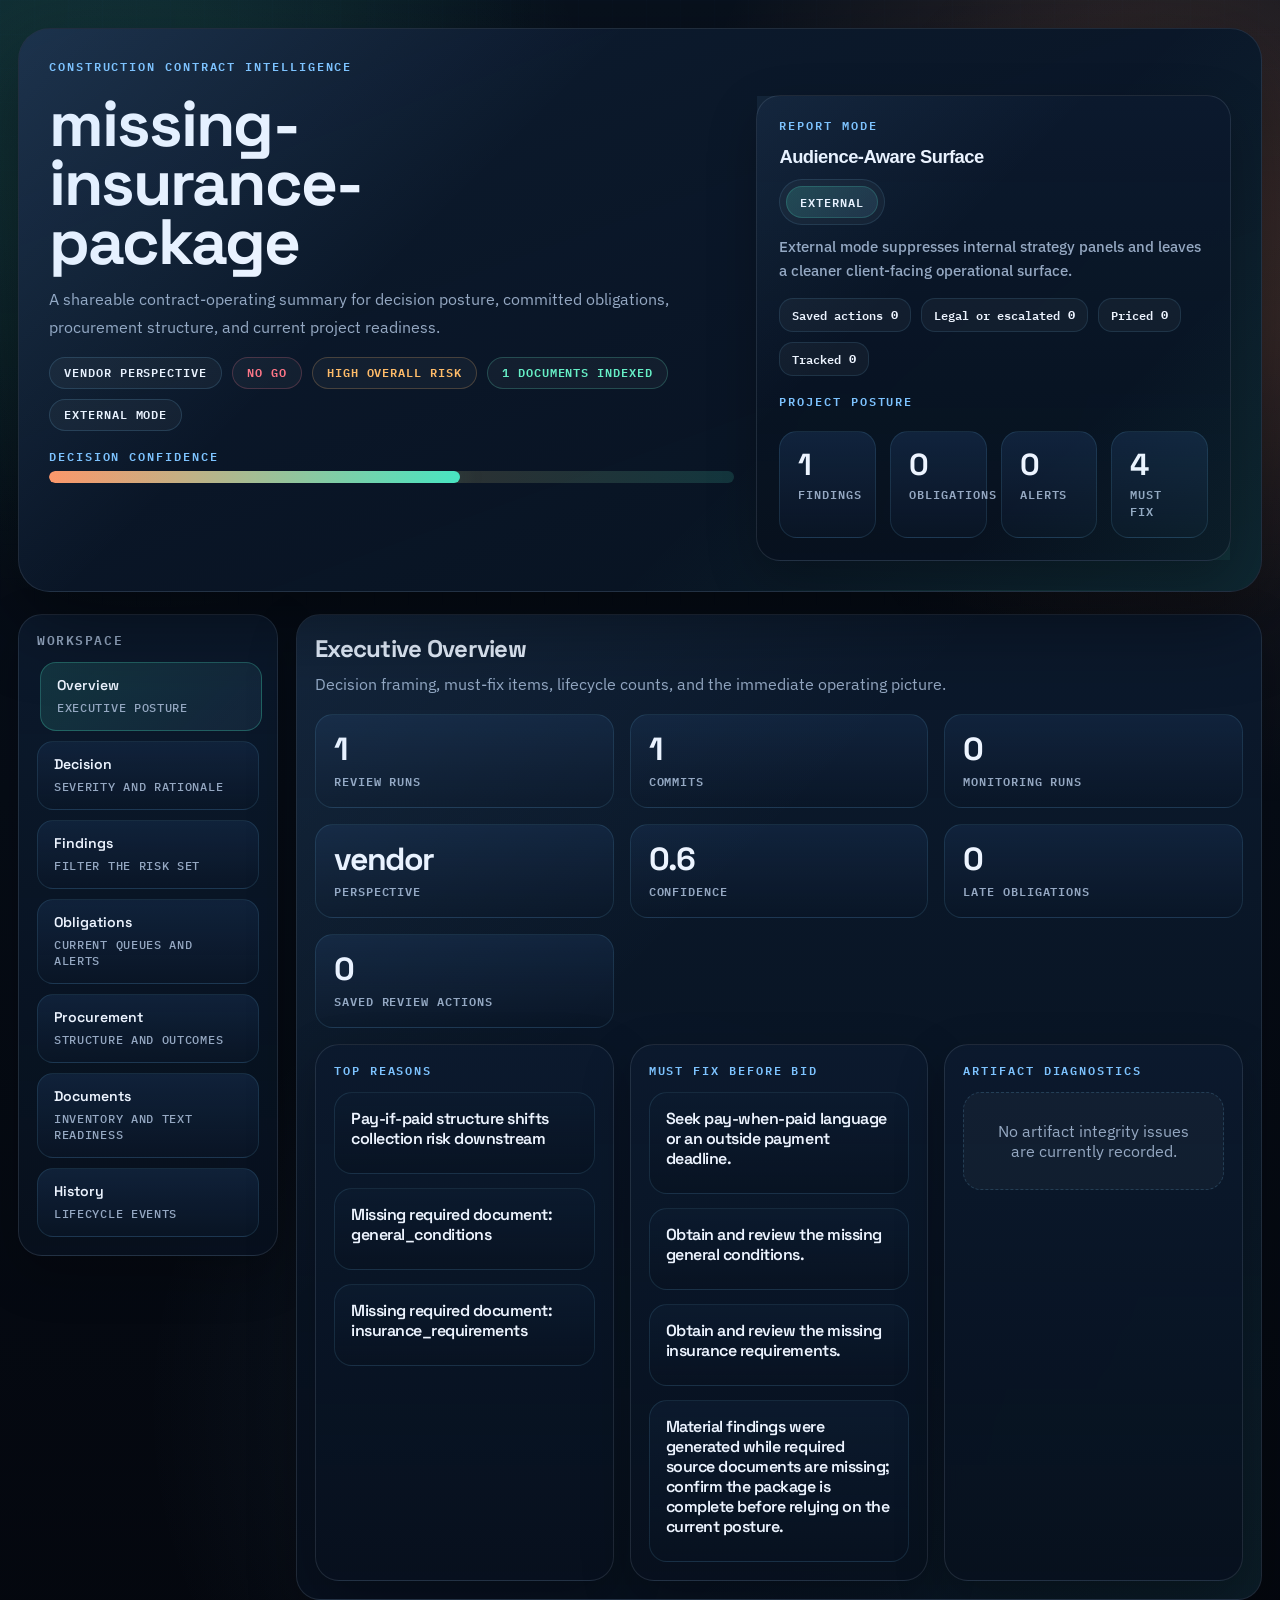
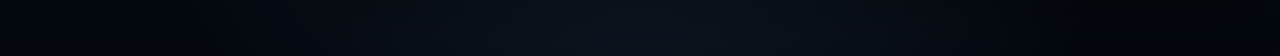
<file: demo_site/generated/cases/missing_insurance_package/dashboard.html>
<!DOCTYPE html>
<html lang="en">
<head>
  <meta charset="utf-8">
  <meta name="viewport" content="width=device-width, initial-scale=1">
  <meta name="theme-color" content="#07111d">
  <title>Contract Intelligence Dashboard</title>
  <link rel="preconnect" href="https://fonts.googleapis.com">
  <link rel="preconnect" href="https://fonts.gstatic.com" crossorigin>
  <link href="https://fonts.googleapis.com/css2?family=IBM+Plex+Mono:wght@500;600&family=IBM+Plex+Sans:wght@400;500;600;700&family=Space+Grotesk:wght@500;700&display=swap" rel="stylesheet">
  <link rel="icon" href="/favicon.svg" type="image/svg+xml">
  <style>
    :root {
      color-scheme: dark;
      --bg: #07111d;
      --bg-deep: #030711;
      --panel: rgba(8, 19, 34, 0.82);
      --panel-strong: rgba(13, 29, 51, 0.94);
      --panel-soft: rgba(9, 20, 36, 0.68);
      --ink: #edf4ff;
      --muted: #95a8c2;
      --line: rgba(148, 163, 184, 0.17);
      --line-strong: rgba(125, 211, 252, 0.24);
      --accent: #48e5c2;
      --accent-2: #ff9666;
      --accent-3: #7dc3ff;
      --risk: #ff7687;
      --warn: #ffbc69;
      --good: #66efc6;
      --glow: rgba(72, 229, 194, 0.22);
      --shadow: 0 30px 80px rgba(0, 0, 0, 0.42);
      --radius-xl: 32px;
      --radius-lg: 24px;
      --radius-md: 18px;
    }

    * { box-sizing: border-box; }

    body {
      margin: 0;
      color: var(--ink);
      background:
        radial-gradient(circle at 12% 10%, rgba(72, 229, 194, 0.14), transparent 24%),
        radial-gradient(circle at 88% 12%, rgba(255, 150, 102, 0.18), transparent 24%),
        radial-gradient(circle at 50% 85%, rgba(125, 195, 255, 0.12), transparent 32%),
        linear-gradient(180deg, #08111d 0%, #060c16 48%, #04070e 100%);
      font-family: "IBM Plex Sans", "Avenir Next", "Segoe UI Variable Text", sans-serif;
      min-height: 100vh;
    }

    body::before {
      content: "";
      position: fixed;
      inset: 0;
      pointer-events: none;
      background:
        linear-gradient(rgba(125, 195, 255, 0.05) 1px, transparent 1px),
        linear-gradient(90deg, rgba(125, 195, 255, 0.05) 1px, transparent 1px);
      background-size: 34px 34px;
      mask-image: linear-gradient(180deg, rgba(0, 0, 0, 0.72), transparent 92%);
      opacity: 0.34;
    }

    .shell {
      position: relative;
      max-width: 1440px;
      margin: 0 auto;
      padding: 28px 18px 56px;
    }

    .shell::before {
      content: "";
      position: absolute;
      inset: 0;
      pointer-events: none;
      background:
        radial-gradient(circle at 0% 0%, rgba(72, 229, 194, 0.08), transparent 26%),
        radial-gradient(circle at 100% 20%, rgba(255, 150, 102, 0.10), transparent 26%);
      z-index: 0;
    }

    .masthead {
      position: relative;
      overflow: hidden;
      background:
        linear-gradient(160deg, rgba(12, 27, 47, 0.96), rgba(7, 16, 29, 0.88)),
        var(--panel-strong);
      border: 1px solid var(--line);
      border-radius: var(--radius-xl);
      box-shadow: var(--shadow);
      padding: 30px;
      backdrop-filter: blur(18px);
      z-index: 1;
    }

    .masthead::before {
      content: "";
      position: absolute;
      inset: 0;
      pointer-events: none;
      background:
        linear-gradient(135deg, rgba(125, 195, 255, 0.14), transparent 34%, transparent 64%, rgba(72, 229, 194, 0.10));
    }

    .masthead::after {
      content: "";
      position: absolute;
      inset: auto -10% -46% 44%;
      height: 260px;
      background: radial-gradient(circle, rgba(72, 229, 194, 0.16), transparent 65%);
      pointer-events: none;
    }

    .eyebrow {
      font: 600 0.75rem/1.2 "IBM Plex Mono", monospace;
      letter-spacing: 0.16em;
      text-transform: uppercase;
      color: var(--accent-3);
      margin-bottom: 14px;
    }

    h1, h2, h3 {
      margin: 0;
      color: var(--ink);
      font-family: "Space Grotesk", "Avenir Next", sans-serif;
      letter-spacing: -0.03em;
    }

    h1 {
      font: 700 clamp(2.5rem, 5vw, 4.4rem)/0.92 "Space Grotesk", "Avenir Next", sans-serif;
      max-width: 12ch;
    }

    .lead {
      margin-top: 14px;
      max-width: 72ch;
      color: var(--muted);
      font-size: 1rem;
      line-height: 1.72;
    }

    .hero-grid {
      display: grid;
      grid-template-columns: minmax(0, 1.3fr) minmax(320px, 0.9fr);
      gap: 22px;
      margin-top: 22px;
    }

    .hero-panel,
    .card,
    .workspace,
    .subpanel {
      background:
        linear-gradient(180deg, rgba(12, 27, 47, 0.86), rgba(7, 16, 29, 0.72)),
        var(--panel);
      border: 1px solid var(--line);
      border-radius: var(--radius-lg);
      box-shadow: 0 18px 50px rgba(0, 0, 0, 0.24);
      backdrop-filter: blur(18px);
    }

    .hero-panel {
      position: relative;
      padding: 22px;
      min-height: 100%;
    }

    .hero-panel::before,
    .workspace::before {
      content: "";
      position: absolute;
      inset: 0;
      pointer-events: none;
      background: linear-gradient(135deg, rgba(125, 195, 255, 0.08), transparent 36%, transparent 70%, rgba(72, 229, 194, 0.06));
    }

    .kpis {
      display: grid;
      grid-template-columns: repeat(4, minmax(0, 1fr));
      gap: 14px;
      margin-top: 22px;
    }

    .kpi {
      padding: 18px;
      border-radius: var(--radius-md);
      background: linear-gradient(180deg, rgba(18, 37, 63, 0.92), rgba(10, 22, 39, 0.80));
      border: 1px solid rgba(125, 211, 252, 0.12);
    }

    .kpi .value {
      font: 700 1.9rem/1 "Space Grotesk", "Avenir Next", sans-serif;
      letter-spacing: -0.04em;
      margin-bottom: 6px;
    }

    .kpi .label {
      color: var(--muted);
      font: 600 0.74rem/1.4 "IBM Plex Mono", monospace;
      text-transform: uppercase;
      letter-spacing: 0.08em;
    }

    .badge-row {
      display: flex;
      flex-wrap: wrap;
      gap: 10px;
      margin-top: 16px;
    }

    .badge {
      display: inline-flex;
      align-items: center;
      gap: 8px;
      padding: 9px 14px;
      border-radius: 999px;
      font: 600 0.74rem/1 "IBM Plex Mono", monospace;
      letter-spacing: 0.08em;
      text-transform: uppercase;
      background: rgba(255,255,255,0.04);
      border: 1px solid rgba(125, 211, 252, 0.16);
    }

    .badge.risk { color: var(--risk); border-color: rgba(255, 118, 135, 0.22); }
    .badge.warn { color: var(--warn); border-color: rgba(255, 188, 105, 0.22); }
    .badge.good { color: var(--good); border-color: rgba(102, 239, 198, 0.22); }

    .mode-switch {
      display: inline-flex;
      gap: 8px;
      padding: 6px;
      border-radius: 999px;
      background: rgba(255,255,255,0.04);
      border: 1px solid rgba(125, 211, 252, 0.12);
      margin-bottom: 10px;
    }

    .mode-button {
      appearance: none;
      border: 0;
      background: transparent;
      color: var(--muted);
      padding: 10px 14px;
      border-radius: 999px;
      cursor: pointer;
      font: 600 0.75rem/1 "IBM Plex Mono", monospace;
      text-transform: uppercase;
      letter-spacing: 0.08em;
      transition: background 150ms ease, color 150ms ease, transform 150ms ease;
    }

    .mode-button:hover {
      transform: translateY(-1px);
    }

    .mode-button.is-active {
      background: linear-gradient(135deg, rgba(72, 229, 194, 0.18), rgba(125, 195, 255, 0.10));
      color: var(--ink);
      box-shadow: inset 0 0 0 1px rgba(72, 229, 194, 0.18);
    }

    .mode-caption {
      color: var(--muted);
      font: 500 0.92rem/1.6 "IBM Plex Sans", sans-serif;
      margin: 0 0 16px;
    }

    .summary-strip {
      display: flex;
      flex-wrap: wrap;
      gap: 10px;
      margin-bottom: 18px;
    }

    .summary-pill {
      display: inline-flex;
      align-items: center;
      gap: 8px;
      padding: 10px 12px;
      border-radius: 14px;
      background: rgba(255,255,255,0.04);
      border: 1px solid rgba(125, 211, 252, 0.12);
      font: 600 0.76rem/1 "IBM Plex Mono", monospace;
      color: var(--ink);
    }

    .warning-pill {
      align-items: flex-start;
      gap: 12px;
      background: rgba(255, 150, 102, 0.10);
      border-color: rgba(255, 188, 105, 0.22);
    }

    .note-tight {
      margin-top: 6px;
    }

    .confidence-wrap {
      margin-top: 18px;
    }

    .confidence-track {
      height: 12px;
      border-radius: 999px;
      background: linear-gradient(90deg, rgba(255, 118, 135, 0.14), rgba(255, 188, 105, 0.16), rgba(72, 229, 194, 0.16));
      overflow: hidden;
    }

    .confidence-fill {
      height: 100%;
      border-radius: inherit;
      background: linear-gradient(90deg, #ff9666, #48e5c2);
      box-shadow: 0 0 28px var(--glow);
    }

    .layout {
      display: grid;
      grid-template-columns: 260px minmax(0, 1fr);
      gap: 18px;
      margin-top: 22px;
      align-items: start;
    }

    .rail {
      position: sticky;
      top: 18px;
      padding: 18px;
    }

    .rail h2 {
      font: 600 0.82rem/1.1 "IBM Plex Mono", monospace;
      margin-bottom: 14px;
      text-transform: uppercase;
      letter-spacing: 0.12em;
      color: var(--muted);
    }

    .nav-list {
      display: grid;
      gap: 10px;
    }

    .nav-button {
      appearance: none;
      border: 1px solid rgba(125, 211, 252, 0.12);
      border-radius: 16px;
      background: linear-gradient(180deg, rgba(18, 37, 63, 0.82), rgba(10, 22, 39, 0.72));
      padding: 14px 16px;
      text-align: left;
      cursor: pointer;
      color: var(--ink);
      font: 600 0.88rem/1.2 "Space Grotesk", sans-serif;
      transition: transform 160ms ease, background 160ms ease, border-color 160ms ease;
    }

    .nav-button small {
      display: block;
      margin-top: 6px;
      color: var(--muted);
      font: 500 0.72rem/1.4 "IBM Plex Mono", monospace;
      text-transform: uppercase;
      letter-spacing: 0.06em;
    }

    .nav-button:hover,
    .nav-button[aria-selected="true"] {
      transform: translateX(3px);
      background: linear-gradient(135deg, rgba(72, 229, 194, 0.14), rgba(125, 195, 255, 0.08));
      border-color: rgba(72, 229, 194, 0.28);
    }

    .workspace {
      position: relative;
      overflow: hidden;
      padding: 18px;
    }

    body[data-report-mode="external"] [data-internal-only="true"] {
      display: none !important;
    }

    .view {
      display: none;
      animation: rise 220ms ease;
    }

    .view.active {
      display: block;
    }

    @keyframes rise {
      from { opacity: 0; transform: translateY(6px); }
      to { opacity: 1; transform: translateY(0); }
    }

    .section-head {
      display: flex;
      align-items: flex-end;
      justify-content: space-between;
      gap: 14px;
      margin-bottom: 16px;
    }

    .section-head p {
      margin: 8px 0 0;
      max-width: 70ch;
      color: var(--muted);
      line-height: 1.6;
    }

    .control-row {
      display: flex;
      flex-wrap: wrap;
      gap: 10px;
      margin-bottom: 16px;
    }

    .control-row input,
    .control-row select {
      appearance: none;
      border: 1px solid rgba(125, 211, 252, 0.12);
      background: rgba(7, 17, 29, 0.86);
      border-radius: 12px;
      padding: 12px 14px;
      font: 500 0.92rem/1 "IBM Plex Sans", sans-serif;
      color: var(--ink);
      min-width: 180px;
    }

    .chip-row {
      display: flex;
      flex-wrap: wrap;
      gap: 10px;
    }

    .chip {
      border-radius: 999px;
      padding: 8px 12px;
      background: rgba(72, 229, 194, 0.10);
      border: 1px solid rgba(72, 229, 194, 0.16);
      font: 600 0.74rem/1 "IBM Plex Mono", monospace;
      text-transform: uppercase;
      letter-spacing: 0.08em;
      color: var(--accent);
    }

    .grid-2,
    .grid-3 {
      display: grid;
      gap: 16px;
    }

    .grid-2 {
      grid-template-columns: repeat(2, minmax(0, 1fr));
    }

    .grid-3 {
      grid-template-columns: repeat(3, minmax(0, 1fr));
    }

    .detail-layout {
      display: grid;
      grid-template-columns: minmax(0, 1.3fr) minmax(320px, 0.9fr);
      gap: 16px;
      align-items: start;
    }

    .stat-card {
      padding: 18px;
      border-radius: 18px;
      background: linear-gradient(180deg, rgba(18, 37, 63, 0.86), rgba(10, 22, 39, 0.70));
      border: 1px solid rgba(125, 211, 252, 0.12);
    }

    .stat-card .number {
      font: 700 2rem/1 "Space Grotesk", sans-serif;
      letter-spacing: -0.05em;
    }

    .stat-card .label {
      margin-top: 8px;
      color: var(--muted);
      font: 600 0.72rem/1.4 "IBM Plex Mono", monospace;
      letter-spacing: 0.08em;
      text-transform: uppercase;
    }

    .stack {
      display: grid;
      gap: 14px;
    }

    .finding,
    .timeline-item,
    .obligation-card,
    .signal-card,
    .alert-card,
    .doc-card,
    .review-card,
    .detail-card {
      border: 1px solid rgba(125, 211, 252, 0.12);
      border-radius: 18px;
      background: linear-gradient(180deg, rgba(12, 27, 47, 0.86), rgba(8, 18, 33, 0.72));
      padding: 16px;
    }

    .finding h3,
    .timeline-item h3,
    .obligation-card h3,
    .signal-card h3,
    .alert-card h3,
    .doc-card h3,
    .review-card h3,
    .detail-card h3 {
      font: 600 1rem/1.25 "Space Grotesk", sans-serif;
      margin-bottom: 8px;
    }

    .interactive-card {
      cursor: pointer;
      transition: transform 140ms ease, box-shadow 140ms ease, border-color 140ms ease;
    }

    .interactive-card:hover {
      transform: translateY(-1px);
      border-color: rgba(72, 229, 194, 0.22);
      box-shadow: 0 18px 44px rgba(0, 0, 0, 0.24);
    }

    .interactive-card.active {
      border-color: rgba(72, 229, 194, 0.32);
      box-shadow: 0 18px 46px rgba(0, 0, 0, 0.28);
      background: linear-gradient(180deg, rgba(17, 35, 60, 0.96), rgba(9, 20, 36, 0.88));
    }

    .meta {
      display: flex;
      flex-wrap: wrap;
      gap: 8px;
      margin-bottom: 10px;
    }

    .meta span {
      display: inline-flex;
      align-items: center;
      padding: 6px 10px;
      border-radius: 999px;
      background: rgba(255,255,255,0.05);
      color: var(--muted);
      font: 600 0.7rem/1 "IBM Plex Mono", monospace;
      text-transform: uppercase;
      letter-spacing: 0.08em;
    }

    .severity-critical { color: var(--risk); }
    .severity-high { color: var(--risk); }
    .severity-medium { color: var(--warn); }
    .severity-low { color: var(--accent); }

    .timeline {
      position: relative;
      padding-left: 20px;
    }

    .timeline::before {
      content: "";
      position: absolute;
      left: 5px;
      top: 0;
      bottom: 0;
      width: 2px;
      background: linear-gradient(180deg, rgba(72, 229, 194, 0.30), rgba(255, 150, 102, 0.24));
    }

    .timeline-item {
      position: relative;
      margin-left: 16px;
    }

    .timeline-item::before {
      content: "";
      position: absolute;
      left: -25px;
      top: 18px;
      width: 12px;
      height: 12px;
      border-radius: 999px;
      background: var(--accent);
      box-shadow: 0 0 0 6px rgba(72, 229, 194, 0.12);
    }

    .columns {
      display: grid;
      grid-template-columns: repeat(4, minmax(0, 1fr));
      gap: 12px;
    }

    .column {
      border-radius: 18px;
      padding: 14px;
      background: linear-gradient(180deg, rgba(18, 37, 63, 0.82), rgba(10, 22, 39, 0.66));
      border: 1px solid rgba(125, 211, 252, 0.12);
      min-height: 220px;
    }

    .column h3 {
      margin-bottom: 10px;
    }

    .column .stack {
      gap: 10px;
    }

    .detail-panel {
      position: sticky;
      top: 18px;
      border-radius: 20px;
      padding: 18px;
      background: linear-gradient(180deg, rgba(15, 31, 53, 0.94), rgba(8, 18, 33, 0.84));
      border: 1px solid rgba(125, 211, 252, 0.14);
      box-shadow: 0 20px 56px rgba(0, 0, 0, 0.34);
    }

    .detail-divider {
      height: 1px;
      background: rgba(148, 163, 184, 0.14);
      margin: 16px 0;
    }

    .detail-list {
      display: grid;
      gap: 10px;
      padding-left: 18px;
      margin: 0;
      color: var(--muted);
    }

    .detail-list li {
      line-height: 1.5;
    }

    .review-form {
      display: grid;
      gap: 12px;
    }

    .review-form label {
      display: grid;
      gap: 6px;
      font: 600 0.74rem/1.3 "IBM Plex Mono", monospace;
      text-transform: uppercase;
      letter-spacing: 0.08em;
      color: var(--muted);
    }

    .review-form input,
    .review-form select,
    .review-form textarea {
      width: 100%;
      appearance: none;
      border: 1px solid rgba(125, 211, 252, 0.12);
      background: rgba(7, 17, 29, 0.84);
      border-radius: 12px;
      padding: 12px 14px;
      font: 500 0.92rem/1.35 "IBM Plex Sans", sans-serif;
      color: var(--ink);
    }

    .review-form textarea {
      min-height: 88px;
      resize: vertical;
    }

    .inline-actions {
      display: flex;
      flex-wrap: wrap;
      gap: 10px;
    }

    .action-button {
      appearance: none;
      border: 1px solid rgba(72, 229, 194, 0.18);
      background: linear-gradient(135deg, rgba(72, 229, 194, 0.12), rgba(125, 195, 255, 0.06));
      color: var(--ink);
      border-radius: 12px;
      padding: 10px 14px;
      cursor: pointer;
      font: 600 0.75rem/1 "IBM Plex Mono", monospace;
      text-transform: uppercase;
      letter-spacing: 0.08em;
    }

    .action-button.subtle {
      border-color: rgba(148, 163, 184, 0.14);
      background: rgba(255,255,255,0.04);
    }

    .note {
      margin: 0;
      color: var(--muted);
      font: 500 0.88rem/1.6 "IBM Plex Sans", sans-serif;
    }

    .doc-table {
      width: 100%;
      border-collapse: collapse;
      background: rgba(7, 17, 29, 0.76);
      border-radius: 18px;
      overflow: hidden;
      border: 1px solid rgba(125, 211, 252, 0.12);
    }

    .doc-table th,
    .doc-table td {
      padding: 12px 14px;
      text-align: left;
      border-bottom: 1px solid rgba(148, 163, 184, 0.10);
      font-family: "IBM Plex Sans", sans-serif;
      font-size: 0.92rem;
    }

    .doc-table th {
      color: var(--muted);
      font-size: 0.74rem;
      text-transform: uppercase;
      letter-spacing: 0.1em;
      font-family: "IBM Plex Mono", monospace;
    }

    .doc-table tr:last-child th,
    .doc-table tr:last-child td {
      border-bottom: none;
    }

    .empty {
      padding: 28px 20px;
      text-align: center;
      color: var(--muted);
      border: 1px dashed rgba(125, 211, 252, 0.18);
      border-radius: 18px;
      background: rgba(255,255,255,0.03);
    }

    @media (max-width: 1120px) {
      .hero-grid,
      .layout,
      .grid-2,
      .grid-3,
      .columns,
      .detail-layout {
        grid-template-columns: 1fr;
      }
      .kpis {
        grid-template-columns: repeat(2, minmax(0, 1fr));
      }
      .rail {
        position: static;
      }
    }

    @media (max-width: 700px) {
      .shell {
        padding: 18px 12px 42px;
      }
      .masthead,
      .hero-panel,
      .workspace {
        padding: 16px;
      }
      .kpis {
        grid-template-columns: 1fr;
      }
      .mode-switch,
      .summary-strip,
      .inline-actions {
        width: 100%;
      }
      .control-row input,
      .control-row select {
        width: 100%;
      }
    }
  </style>
</head>
<body data-report-mode="internal">
  <div class="shell">
    <section class="masthead">
      <div class="eyebrow">Construction Contract Intelligence</div>
      <div class="hero-grid">
        <div>
          <h1 id="project-title"></h1>
          <p class="lead" id="hero-lead">
            A project command surface for review decisions, committed baselines, internal context,
            operational obligations, and live alert posture.
          </p>
          <div class="badge-row" id="hero-badges"></div>
          <div id="local-cache-warning" style="margin-top:14px;"></div>
          <div class="confidence-wrap">
            <div class="eyebrow" style="margin-bottom:8px;">Decision Confidence</div>
            <div class="confidence-track"><div class="confidence-fill" id="confidence-fill"></div></div>
          </div>
        </div>
        <div class="hero-panel">
          <div class="section-head" style="margin-bottom:12px;">
            <div>
              <div class="eyebrow">Report Mode</div>
              <h2 style="font:700 1.15rem/1.1 'Avenir Next', 'Segoe UI Variable Display', sans-serif;">Audience-Aware Surface</h2>
            </div>
          </div>
          <div class="mode-switch" id="report-mode-switch">
            <button class="mode-button is-active" data-report-mode-control="external">External</button>
          </div>
          <p class="mode-caption" id="mode-caption"></p>
          <div class="summary-strip" id="review-snapshot"></div>
          <div class="eyebrow">Project Posture</div>
          <div class="kpis" id="kpis"></div>
        </div>
      </div>
    </section>

    <section class="layout">
      <aside class="rail card">
        <h2>Workspace</h2>
        <div class="nav-list" id="nav-list"></div>
      </aside>

      <section class="workspace">
        <div class="view active" data-view="overview">
          <div class="section-head">
            <div>
              <h2>Executive Overview</h2>
              <p>Decision framing, must-fix items, lifecycle counts, and the immediate operating picture.</p>
            </div>
          </div>
          <div class="grid-3" id="overview-stats"></div>
          <div class="grid-3" style="margin-top:16px;">
            <div class="subpanel" style="padding:18px;">
              <div class="eyebrow">Top Reasons</div>
              <div class="stack" id="top-reasons"></div>
            </div>
            <div class="subpanel" style="padding:18px;">
              <div class="eyebrow">Must Fix Before Bid</div>
              <div class="stack" id="must-fix"></div>
            </div>
            <div class="subpanel" style="padding:18px;">
              <div class="eyebrow">Artifact Diagnostics</div>
              <div class="stack" id="artifact-diagnostics"></div>
            </div>
          </div>
        </div>

        <div class="view" data-view="decision">
          <div class="section-head">
            <div>
              <h2>Decision And Risk Posture</h2>
              <p>Severity distribution, recommendation framing, and the combined commercial, insurance, and compliance picture.</p>
            </div>
          </div>
          <div class="grid-2">
            <div class="subpanel" style="padding:18px;">
              <div class="eyebrow">Severity Mix</div>
              <div class="grid-2" id="severity-mix"></div>
            </div>
            <div class="subpanel" style="padding:18px;">
              <div class="eyebrow">Lifecycle Summary</div>
              <div id="decision-summary-table"></div>
            </div>
          </div>
        </div>

        <div class="view" data-view="review" data-internal-only="true">
          <div class="section-head">
            <div>
              <h2>Human Review Board</h2>
              <p>Capture operator dispositions, triage unresolved items, and keep a durable review log alongside the generated analysis.</p>
            </div>
          </div>
          <p class="mode-caption" id="review-sync-note"></p>
          <div class="grid-3" id="review-stats"></div>
          <div class="grid-2" style="margin-top:16px;">
            <div class="subpanel" style="padding:18px;">
              <div class="eyebrow">Saved Review Actions</div>
              <div class="stack" id="review-board"></div>
            </div>
            <div class="subpanel" style="padding:18px;">
              <div class="eyebrow">Outstanding Review Queue</div>
              <div class="stack" id="review-candidates"></div>
            </div>
          </div>
        </div>

        <div class="view" data-view="findings">
          <div class="section-head">
            <div>
              <h2>Findings Workspace</h2>
              <p>Search, filter, and scan the latest commercial, insurance, and compliance findings.</p>
            </div>
          </div>
          <div class="control-row">
            <input id="finding-query" type="search" placeholder="Search findings, categories, or recommendations">
            <select id="finding-severity">
              <option value="all">All severities</option>
              <option value="critical">Critical</option>
              <option value="high">High</option>
              <option value="medium">Medium</option>
              <option value="low">Low</option>
            </select>
            <select id="finding-source">
              <option value="all">All source groups</option>
              <option value="commercial">Commercial</option>
              <option value="insurance">Insurance</option>
              <option value="compliance">Compliance</option>
            </select>
          </div>
          <div class="detail-layout">
            <div class="stack" id="findings-list"></div>
            <aside class="detail-panel">
              <div class="eyebrow">Selected Finding</div>
              <div class="stack" id="finding-detail"></div>
              <div class="detail-divider" data-internal-only="true"></div>
              <div class="eyebrow" data-internal-only="true">Review Action</div>
              <div id="finding-review-form" data-internal-only="true"></div>
            </aside>
          </div>
        </div>

        <div class="view" data-view="obligations">
          <div class="section-head">
            <div>
              <h2>Obligations And Alerts</h2>
              <p>Track the current committed baseline and its live monitoring status by queue, not by raw JSON.</p>
            </div>
          </div>
          <div class="control-row">
            <input id="obligation-query" type="search" placeholder="Search obligations or owners">
            <select id="obligation-status">
              <option value="all">All statuses</option>
              <option value="pending">Pending</option>
              <option value="due">Due</option>
              <option value="late">Late</option>
              <option value="satisfied">Satisfied</option>
            </select>
          </div>
          <div class="detail-layout">
            <div>
              <div class="columns" id="obligation-columns"></div>
              <div style="margin-top:18px;" class="stack" id="alerts-list"></div>
            </div>
            <aside class="detail-panel">
              <div class="eyebrow">Selected Obligation</div>
              <div class="stack" id="obligation-detail"></div>
              <div class="detail-divider" data-internal-only="true"></div>
              <div class="eyebrow" data-internal-only="true">Review Action</div>
              <div id="obligation-review-form" data-internal-only="true"></div>
            </aside>
          </div>
        </div>

        <div class="view" data-view="context" data-internal-only="true">
          <div class="section-head">
            <div>
              <h2>Internal Context Signals</h2>
              <p>Budget, board, audit, funding, and status signals that shape internal strategy without becoming outward-facing report language.</p>
            </div>
          </div>
          <div class="grid-2">
            <div class="subpanel" style="padding:18px;">
              <div class="eyebrow">Signal Levels</div>
              <div class="grid-2" id="context-metrics"></div>
            </div>
            <div class="subpanel" style="padding:18px;">
              <div class="eyebrow">Context Notes</div>
              <ul id="context-notes"></ul>
            </div>
          </div>
          <div class="stack" style="margin-top:16px;" id="context-signals"></div>
        </div>

        <div class="view" data-view="procurement">
          <div class="section-head">
            <div>
              <h2>Procurement And Outcome Profile</h2>
              <p>Delivery structure, clause families, governance traces, and what has happened in the project record so far.</p>
            </div>
          </div>
          <div class="grid-2">
            <div class="subpanel" style="padding:18px;">
              <div class="eyebrow">Procurement Profile</div>
              <div id="procurement-table"></div>
              <div class="chip-row" id="clause-family-chips" style="margin-top:14px;"></div>
            </div>
            <div class="subpanel" style="padding:18px;">
              <div class="eyebrow">Outcome Signals</div>
              <div class="stack" id="outcome-events"></div>
            </div>
          </div>
        </div>

        <div class="view" data-view="documents">
          <div class="section-head">
            <div>
              <h2>Document Inventory</h2>
              <p>Every document the latest run saw, with type, text readiness, and clause coverage.</p>
            </div>
          </div>
          <table class="doc-table">
            <thead>
              <tr>
                <th>Document</th>
                <th>Type</th>
                <th>Text source</th>
                <th>Text quality</th>
                <th>Clauses</th>
                <th>Required</th>
              </tr>
            </thead>
            <tbody id="documents-table"></tbody>
          </table>
        </div>

        <div class="view" data-view="history">
          <div class="section-head">
            <div>
              <h2>Lifecycle Timeline</h2>
              <p>See how the case moved from review into commitment and then into monitoring.</p>
            </div>
          </div>
          <div class="timeline" id="timeline"></div>
        </div>
      </section>
    </section>
  </div>

  <script>
    const dashboardData = {"project_id": "missing-insurance-package", "project_path": null, "case_record": {"project_id": "missing-insurance-package", "latest_run_id": "run_20260404T145646637846Z", "latest_analysis_perspective": "vendor", "latest_recommendation": "no_go", "latest_overall_risk": "high", "latest_agreement_type": "unknown_agreement_type", "latest_project_sector": "unknown_project_sector", "latest_outcome_status": "unknown_publicly_documented", "total_runs": 1, "run_history": [{"run_id": "run_20260404T145646637846Z", "run_type": "bid_review", "analysis_perspective": "vendor", "created_at": "2026-04-04T14:56:46.637846Z", "recommendation": "no_go", "overall_risk": "high", "artifact_count": 11}], "latest_commit_id": "commit_20260404T145646641004Z", "total_commits": 1, "latest_obligations_count": 0, "commit_history": [{"commit_id": "commit_20260404T145646641004Z", "analysis_perspective": "vendor", "created_at": "2026-04-04T14:56:46.641004Z", "source_run_id": "run_20260404T145646637846Z", "obligations_count": 0, "accepted_risks_count": 1, "negotiated_changes_count": 0}], "latest_monitoring_run_id": null, "total_monitoring_runs": 0, "monitoring_history": []}, "latest_run": {"run_id": "run_20260404T145646637846Z", "project_id": "missing-insurance-package", "created_at": "2026-04-04T14:56:46.637846Z", "decision_summary": {"project_id": "missing-insurance-package", "analysis_perspective": "vendor", "recommendation": "no_go", "overall_risk": "high", "confidence": 0.6, "top_reasons": ["Pay-if-paid structure shifts collection risk downstream", "Missing required document: general_conditions", "Missing required document: insurance_requirements"], "must_fix_before_bid": ["Seek pay-when-paid language or an outside payment deadline.", "Obtain and review the missing general conditions.", "Obtain and review the missing insurance requirements.", "Material findings were generated while required source documents are missing; confirm the package is complete before relying on the current posture."], "human_review_required": true}, "document_inventory": {"project_id": "missing-insurance-package", "analysis_perspective": "vendor", "documents": [{"document_id": "doc_2b13cd1fb4", "filename": "Prime Contract Agreement.md", "document_type": "prime_contract", "required_for_bid_review": true, "text_available": true, "text_source": "plain_text", "text_quality": "medium", "clause_count": 1}], "missing_required_documents": ["general_conditions", "insurance_requirements"]}, "procurement_profile": {"project_id": "missing-insurance-package", "agreement_type": "unknown_agreement_type", "project_sector": "unknown_project_sector", "payment_mechanism": "unknown_payment_mechanism", "procurement_method": "unknown_procurement_method", "public_text_quality": "structured_or_searchable", "governance_artifacts_present": [], "detected_clause_families": [], "evidence": [], "notes": ["No board, change-order, audit, or project-status artifacts were supplied with the contract package."]}, "outcome_evidence": {"project_id": "missing-insurance-package", "outcome_status": "unknown_publicly_documented", "governance_artifacts_present": [], "events": [], "coverage_gaps": ["No governance or status documents were supplied, so public outcome evidence is incomplete."], "monitoring_recommendations": ["Collect at least one board action, project status, or audit source so the package has a documented public outcome baseline.", "Preserve later change-order and settlement records because those documents are often the best public evidence of delivery stress."]}, "obligations_count": 0, "context_profile": {"signals": [], "notes": ["Internal-only context is intentionally omitted from the external artifact."], "internal_only": false}}, "latest_commit": {"commit_id": "commit_20260404T145646641004Z", "project_id": "missing-insurance-package", "created_at": "2026-04-04T14:56:46.641004Z", "source_run_id": "run_20260404T145646637846Z", "decision_summary": {"project_id": "missing-insurance-package", "analysis_perspective": "vendor", "recommendation": "no_go", "overall_risk": "high", "confidence": 0.6, "top_reasons": ["Pay-if-paid structure shifts collection risk downstream", "Missing required document: general_conditions", "Missing required document: insurance_requirements"], "must_fix_before_bid": ["Seek pay-when-paid language or an outside payment deadline.", "Obtain and review the missing general conditions.", "Obtain and review the missing insurance requirements.", "Material findings were generated while required source documents are missing; confirm the package is complete before relying on the current posture."], "human_review_required": true}, "procurement_profile": {"project_id": "missing-insurance-package", "agreement_type": "unknown_agreement_type", "project_sector": "unknown_project_sector", "payment_mechanism": "unknown_payment_mechanism", "procurement_method": "unknown_procurement_method", "public_text_quality": "structured_or_searchable", "governance_artifacts_present": [], "detected_clause_families": [], "evidence": [], "notes": ["No board, change-order, audit, or project-status artifacts were supplied with the contract package."]}, "outcome_status": "unknown_publicly_documented", "negotiated_changes": [], "obligations_count": 0}, "latest_monitoring": null, "documents": [{"document_id": "doc_2b13cd1fb4", "filename": "Prime Contract Agreement.md", "document_type": "prime_contract", "required_for_bid_review": true, "text_available": true, "text_source": "plain_text", "text_quality": "medium", "clause_count": 1}], "findings": [{"id": "contract_risk_analyst:payment_terms", "analysis_perspective": "vendor", "role": "contract_risk_analyst", "category": "payment_terms", "severity": "high", "title": "Pay-if-paid structure shifts collection risk downstream", "summary": "Payment appears conditioned on owner payment to the prime contractor.", "recommended_action": "Seek pay-when-paid language or an outside payment deadline.", "confidence": 0.68, "evidence": [{"document_id": "doc_2b13cd1fb4", "location": "Prime Contract Agreement.md:L1", "excerpt": "Section 7.2 Payment Terms Subcontractor shall be paid on a pay-if-paid basis."}], "uncertainty_notes": [], "source_group": "commercial", "ui_id": "contract_risk_analyst:payment_terms"}], "obligations": [], "monitored_obligations": [], "alerts": [], "review_actions": [], "diagnostics": [], "severity_counts": {"critical": 0, "high": 1, "medium": 0, "low": 0}, "obligation_status_counts": {"pending": 0, "due": 0, "late": 0, "satisfied": 0}, "timeline": [{"kind": "commit", "id": "commit_20260404T145646641004Z", "created_at": "2026-04-04T14:56:46.641004Z", "summary": "1 carried risks, 0 obligations"}, {"kind": "review", "id": "run_20260404T145646637846Z", "created_at": "2026-04-04T14:56:46.637846Z", "summary": "no_go / high"}], "summary_metrics": {"analysis_perspective": "vendor", "recommendation": "no_go", "overall_risk": "high", "confidence": 0.6, "must_fix_count": 4, "findings_count": 1, "alerts_count": 0, "documents_count": 1, "obligations_count": 0}};
    const initialReportMode = "external";
    const fixedReportMode = initialReportMode === "external";
    const reviewStorageKey = `contract-intelligence-review-actions:${dashboardData.project_id}`;
    const serverReviewActionsEnabled = !fixedReportMode && Boolean(dashboardData.project_path) && window.location.protocol !== "file:";
    let localCacheWarning = "";

    const navItems = [
      { key: "overview", label: "Overview", detail: "Executive posture" },
      { key: "decision", label: "Decision", detail: "Severity and rationale" },
      { key: "review", label: "Review", detail: "Human dispositions", internalOnly: true },
      { key: "findings", label: "Findings", detail: "Filter the risk set" },
      { key: "obligations", label: "Obligations", detail: "Current queues and alerts" },
      { key: "context", label: "Context", detail: "Internal-only signals", internalOnly: true },
      { key: "procurement", label: "Procurement", detail: "Structure and outcomes" },
      { key: "documents", label: "Documents", detail: "Inventory and text readiness" },
      { key: "history", label: "History", detail: "Lifecycle events" },
    ];

    const reportModeCopy = {"external": {"lead": "A shareable contract-operating summary for decision posture, committed obligations, procurement structure, and current project readiness.", "caption": "External mode suppresses internal strategy panels and leaves a cleaner client-facing operational surface."}};

    const uiState = {
      reportMode: initialReportMode,
      activeView: "overview",
      selectedFindingId: null,
      selectedObligationId: null,
      reviewActions: loadReviewActions(),
    };

    function el(id) {
      return document.getElementById(id);
    }

    function fmt(value) {
      if (value === null || value === undefined || value === "") return "None";
      if (typeof value === "boolean") return value ? "Yes" : "No";
      return String(value);
    }

    function titleize(value) {
      return fmt(value).replace(/_/g, " ");
    }

    function escapeHtml(value) {
      return fmt(value)
        .replace(/&/g, "&amp;")
        .replace(/</g, "&lt;")
        .replace(/>/g, "&gt;")
        .replace(/"/g, "&quot;")
        .replace(/'/g, "&#39;");
    }

    function escapeAttr(value) {
      return escapeHtml(value);
    }

    function safe(value) {
      return escapeHtml(value);
    }

    function safeTitle(value) {
      return escapeHtml(titleize(value));
    }

    function emptyState(message) {
      return `<div class="empty">${escapeHtml(message)}</div>`;
    }

    function setReviewSyncNote(message) {
      const node = el("review-sync-note");
      if (!node) return;
      node.textContent = message || "";
    }

    function renderLocalCacheWarning() {
      const node = el("local-cache-warning");
      if (!node) return;
      if (!localCacheWarning) {
        node.innerHTML = "";
        return;
      }
      node.innerHTML = `
        <div class="summary-pill warning-pill">
          <div>
            <strong>Local review cache reset</strong>
            <div class="note note-tight">${safe(localCacheWarning)}</div>
          </div>
          <button type="button" class="action-button subtle" data-reset-local-review-cache="true">Clear local cache</button>
        </div>
      `;
    }

    function evidenceList(items) {
      if (!items || !items.length) {
        return '<p class="note">No evidence references were recorded.</p>';
      }
      return `
        <ul class="detail-list">
          ${items.map((item) => `
            <li>
              <strong>${safe(item.location)}</strong>
              ${item.excerpt ? `<div class="note">${safe(item.excerpt)}</div>` : ""}
            </li>
          `).join("")}
        </ul>
      `;
    }

    function normalizeReviewActionRecord(record) {
      if (!record || typeof record !== "object") return null;
      const kind = record.kind ? String(record.kind).toLowerCase() : "";
      const uiId = record.ui_id || record.uiId;
      if (!kind || !uiId) return null;
      return {
        kind,
        ui_id: String(uiId),
        title: String(record.title || uiId),
        disposition: String(record.disposition || ""),
        owner: String(record.owner || ""),
        note: String(record.note || ""),
        sourceRunId: record.source_run_id || record.sourceRunId || null,
        sourceCommitId: record.source_commit_id || record.sourceCommitId || null,
        createdAt: record.created_at || record.createdAt || null,
        updatedAt: record.updated_at || record.updatedAt || null,
      };
    }

    function reviewActionsFromPayload(payload) {
      const records = Array.isArray(payload) ? payload : [];
      return records.reduce((acc, item) => {
        const normalized = normalizeReviewActionRecord(item);
        if (!normalized) return acc;
        acc[reviewKey(normalized.kind, normalized.ui_id)] = normalized;
        return acc;
      }, {});
    }

    function loadReviewActions() {
      const seeded = reviewActionsFromPayload(dashboardData.review_actions || []);
      if (fixedReportMode) return seeded;
      try {
        const raw = window.localStorage.getItem(reviewStorageKey);
        if (!raw) return seeded;
        const payload = JSON.parse(raw);
        if (!payload || typeof payload !== "object") return seeded;
        return serverReviewActionsEnabled ? seeded : { ...seeded, ...payload };
      } catch (error) {
        localCacheWarning = "Saved browser review actions were unreadable and were discarded.";
        window.localStorage.removeItem(reviewStorageKey);
        return seeded;
      }
    }

    function persistReviewActions() {
      window.localStorage.setItem(reviewStorageKey, JSON.stringify(uiState.reviewActions));
    }

    function resetLocalReviewCache() {
      window.localStorage.removeItem(reviewStorageKey);
      if (serverReviewActionsEnabled) {
        uiState.reviewActions = reviewActionsFromPayload(dashboardData.review_actions || []);
      } else {
        uiState.reviewActions = {};
      }
      localCacheWarning = "Local browser review cache was cleared. Persisted server-side review actions remain available when this dashboard is served through the API.";
      renderAll();
    }

    function reviewKey(kind, id) {
      return `${kind}:${id}`;
    }

    function projectScopedReviewPayload(record) {
      return {
        project_dir: dashboardData.project_path,
        kind: record.kind,
        ui_id: record.ui_id,
        title: record.title,
        disposition: record.disposition,
        owner: record.owner,
        note: record.note,
        source_run_id: record.sourceRunId,
        source_commit_id: record.sourceCommitId,
      };
    }

    async function persistReviewActionToServer(record) {
      if (!serverReviewActionsEnabled) return null;
      const response = await fetch("/projects/review-actions", {
        method: "PUT",
        headers: { "Content-Type": "application/json" },
        body: JSON.stringify(projectScopedReviewPayload(record)),
      });
      if (!response.ok) {
        throw new Error(`Review-action persistence failed (${response.status})`);
      }
      return normalizeReviewActionRecord(await response.json());
    }

    async function clearReviewActionFromServer(kind, id) {
      if (!serverReviewActionsEnabled) return;
      const response = await fetch("/projects/review-actions/clear", {
        method: "POST",
        headers: { "Content-Type": "application/json" },
        body: JSON.stringify({
          project_dir: dashboardData.project_path,
          kind,
          ui_id: id,
        }),
      });
      if (!response.ok && response.status !== 404) {
        throw new Error(`Review-action clear failed (${response.status})`);
      }
    }

    function getReviewRecord(kind, id) {
      return uiState.reviewActions[reviewKey(kind, id)] || null;
    }

    function reviewSummary() {
      const records = Object.values(uiState.reviewActions);
      const byDisposition = {
        needs_legal: 0,
        negotiate: 0,
        price_risk: 0,
        accept: 0,
        track: 0,
        escalate: 0,
        close: 0,
      };
      records.forEach((item) => {
        if (item && item.disposition && Object.prototype.hasOwnProperty.call(byDisposition, item.disposition)) {
          byDisposition[item.disposition] += 1;
        }
      });
      return {
        total: records.length,
        needsLegal: byDisposition.needs_legal + byDisposition.escalate,
        priced: byDisposition.price_risk,
        accepted: byDisposition.accept + byDisposition.close,
        tracked: byDisposition.track,
      };
    }

    function availableNavItems() {
      return navItems.filter((item) => uiState.reportMode === "internal" || !item.internalOnly);
    }

    function initNav() {
      const container = el("nav-list");
      container.innerHTML = availableNavItems().map((item) => `
        <button class="nav-button" data-target="${escapeAttr(item.key)}" aria-selected="${item.key === uiState.activeView ? "true" : "false"}">
          ${escapeHtml(item.label)}
          <small>${escapeHtml(item.detail)}</small>
        </button>
      `).join("");

      container.querySelectorAll(".nav-button").forEach((button) => {
        button.addEventListener("click", () => changeView(button.dataset.target));
      });
    }

    function changeView(viewKey) {
      const nextView = availableNavItems().some((item) => item.key === viewKey) ? viewKey : "overview";
      uiState.activeView = nextView;
      document.querySelectorAll(".nav-button").forEach((item) => {
        item.setAttribute("aria-selected", item.dataset.target === nextView ? "true" : "false");
      });
      document.querySelectorAll(".view").forEach((view) => {
        view.classList.toggle("active", view.dataset.view === nextView);
      });
    }

    function setReportMode(mode) {
      if (fixedReportMode && mode !== "external") {
        return;
      }
      uiState.reportMode = mode === "external" ? "external" : "internal";
      document.body.dataset.reportMode = uiState.reportMode;
      document.querySelectorAll("[data-report-mode-control]").forEach((button) => {
        button.classList.toggle("is-active", button.dataset.reportModeControl === uiState.reportMode);
      });
      const copy = reportModeCopy[uiState.reportMode];
      el("hero-lead").textContent = copy.lead;
      el("mode-caption").textContent = copy.caption;
      initNav();
      if (!availableNavItems().some((item) => item.key === uiState.activeView)) {
        uiState.activeView = "overview";
      }
      changeView(uiState.activeView);
      renderAll();
    }

    function renderHero() {
      const metrics = dashboardData.summary_metrics;
      renderLocalCacheWarning();
      el("project-title").textContent = dashboardData.project_id;
      el("hero-badges").innerHTML = [
        `<span class="badge">${safeTitle(metrics.analysis_perspective)} perspective</span>`,
        `<span class="badge risk">${safeTitle(metrics.recommendation)}</span>`,
        `<span class="badge warn">${safeTitle(metrics.overall_risk)} overall risk</span>`,
        `<span class="badge good">${safe(metrics.documents_count)} documents indexed</span>`,
        `<span class="badge">${safeTitle(uiState.reportMode)} mode</span>`,
      ].join("");
      el("confidence-fill").style.width = `${Math.max(6, Number(metrics.confidence || 0) * 100)}%`;

      const kpis = [
        ["Findings", metrics.findings_count],
        ["Obligations", metrics.obligations_count],
        ["Alerts", metrics.alerts_count],
        ["Must fix", metrics.must_fix_count],
      ];
      el("kpis").innerHTML = kpis.map(([label, value]) => `
        <div class="kpi">
          <div class="value">${safe(value)}</div>
          <div class="label">${safe(label)}</div>
        </div>
      `).join("");

      const review = reviewSummary();
      el("review-snapshot").innerHTML = [
        ["Saved actions", review.total],
        ["Legal or escalated", review.needsLegal],
        ["Priced", review.priced],
        ["Tracked", review.tracked],
      ].map(([label, value]) => `
        <div class="summary-pill">
          <span>${safe(label)}</span>
          <strong>${safe(value)}</strong>
        </div>
      `).join("");
    }

    function renderOverview() {
      const decision = dashboardData.latest_run.decision_summary || {};
      const review = reviewSummary();
      const stats = [
        ["Review runs", dashboardData.case_record.total_runs],
        ["Commits", dashboardData.case_record.total_commits],
        ["Monitoring runs", dashboardData.case_record.total_monitoring_runs],
        ["Perspective", titleize(decision.analysis_perspective || dashboardData.case_record.latest_analysis_perspective)],
        ["Confidence", decision.confidence],
        ["Late obligations", dashboardData.obligation_status_counts.late],
        ["Saved review actions", review.total],
      ];
      el("overview-stats").innerHTML = stats.map(([label, value]) => `
        <div class="stat-card">
          <div class="number">${safe(value)}</div>
          <div class="label">${safe(label)}</div>
        </div>
      `).join("");

      el("top-reasons").innerHTML = (decision.top_reasons || []).length ? (decision.top_reasons || []).map((reason) => `
        <div class="finding">
          <h3>${safe(reason)}</h3>
        </div>
      `).join("") : emptyState("No top reasons were recorded.");

      el("must-fix").innerHTML = (decision.must_fix_before_bid || []).length ? (decision.must_fix_before_bid || []).map((item) => `
        <div class="finding">
          <h3>${safe(item)}</h3>
        </div>
      `).join("") : emptyState("No must-fix items were recorded.");

      const diagnostics = dashboardData.diagnostics || [];
      el("artifact-diagnostics").innerHTML = diagnostics.length ? diagnostics.map((item) => `
        <div class="finding">
          <h3>${safe(item)}</h3>
        </div>
      `).join("") : emptyState("No artifact integrity issues are currently recorded.");
    }

    function renderDecision() {
      const counts = dashboardData.severity_counts || {};
      el("severity-mix").innerHTML = Object.entries(counts).map(([severity, count]) => `
        <div class="stat-card">
          <div class="number severity-${escapeAttr(severity)}">${safe(count)}</div>
          <div class="label">${safeTitle(severity)}</div>
        </div>
      `).join("");

      const decision = dashboardData.latest_run.decision_summary || {};
      const summaryRows = [
        ["Recommendation", titleize(decision.recommendation)],
        ["Overall risk", titleize(decision.overall_risk)],
        ["Perspective", titleize(decision.analysis_perspective || dashboardData.case_record.latest_analysis_perspective)],
        ["Human review required", fmt(decision.human_review_required)],
        ["Report mode", titleize(uiState.reportMode)],
        ["Latest run id", dashboardData.case_record.latest_run_id],
        ["Latest commit id", dashboardData.case_record.latest_commit_id],
        ["Latest monitoring id", dashboardData.case_record.latest_monitoring_run_id],
      ];
      el("decision-summary-table").innerHTML = `
        <table class="doc-table">
          <tbody>
            ${summaryRows.map(([label, value]) => `<tr><th>${safe(label)}</th><td>${safe(value)}</td></tr>`).join("")}
          </tbody>
        </table>
      `;
    }

    function filteredFindings() {
      const query = el("finding-query").value.trim().toLowerCase();
      const severity = el("finding-severity").value;
      const source = el("finding-source").value;
      return (dashboardData.findings || []).filter((item) => {
        if (severity !== "all" && item.severity !== severity) return false;
        if (source !== "all" && item.source_group !== source) return false;
        if (!query) return true;
        return [item.title, item.category, item.summary, item.recommended_action, item.source_group]
          .join(" ")
          .toLowerCase()
          .includes(query);
      });
    }

    function lookupFinding(id) {
      return (dashboardData.findings || []).find((item) => item.ui_id === id) || null;
    }

    function ensureSelectedFinding(items) {
      if (!items.length) {
        uiState.selectedFindingId = null;
        return null;
      }
      if (!items.some((item) => item.ui_id === uiState.selectedFindingId)) {
        uiState.selectedFindingId = items[0].ui_id;
      }
      return items.find((item) => item.ui_id === uiState.selectedFindingId) || items[0];
    }

    function renderReviewForm(kind, target) {
      if (!target) return emptyState("Select an item to capture a human review action.");
      const record = getReviewRecord(kind, target.ui_id) || {};
      const options = kind === "finding"
        ? [
            ["needs_legal", "Needs legal review"],
            ["negotiate", "Negotiate"],
            ["price_risk", "Price risk"],
            ["accept", "Accept"],
            ["track", "Track only"],
          ]
        : [
            ["track", "Track"],
            ["escalate", "Escalate"],
            ["close", "Close"],
            ["accept", "Accept"],
          ];
      return `
        <div class="review-form" data-review-kind="${escapeAttr(kind)}" data-review-id="${escapeAttr(target.ui_id)}">
          <label>
            Disposition
            <select data-field="disposition">
              <option value="">Select disposition</option>
              ${options.map(([value, label]) => `<option value="${escapeAttr(value)}" ${record.disposition === value ? "selected" : ""}>${escapeHtml(label)}</option>`).join("")}
            </select>
          </label>
          <label>
            Owner
            <input type="text" data-field="owner" value="${escapeAttr(record.owner || "")}" placeholder="Legal, PM, estimator, compliance">
          </label>
          <label>
            Notes
            <textarea data-field="note" placeholder="Capture what should happen next.">${escapeHtml(record.note || "")}</textarea>
          </label>
          <div class="inline-actions">
            <button type="button" class="action-button" data-save-review="true" data-review-kind="${escapeAttr(kind)}" data-review-id="${escapeAttr(target.ui_id)}">Save action</button>
            <button type="button" class="action-button subtle" data-clear-review="true" data-review-kind="${escapeAttr(kind)}" data-review-id="${escapeAttr(target.ui_id)}">Clear</button>
          </div>
          <p class="note">${record.updatedAt ? `Saved ${safe(record.updatedAt)}` : "No saved action for this item yet."}</p>
        </div>
      `;
    }

    function renderFindingDetail(item) {
      if (!item) {
        el("finding-detail").innerHTML = emptyState("No findings match the current filters.");
        el("finding-review-form").innerHTML = emptyState("No item selected.");
        return;
      }
      el("finding-detail").innerHTML = `
        <article class="detail-card">
          <div class="meta">
            <span class="severity-${escapeAttr(item.severity)}">${safeTitle(item.severity)}</span>
            <span>${safeTitle(item.source_group)}</span>
            <span>${safeTitle(item.category)}</span>
          </div>
          <h3>${safe(item.title)}</h3>
          <p>${safe(item.summary)}</p>
          <p><strong>Recommended action:</strong> ${safe(item.recommended_action || "None")}</p>
          <p><strong>Confidence:</strong> ${safe(item.confidence)}</p>
          ${item.uncertainty_notes && item.uncertainty_notes.length ? `
            <div class="detail-divider"></div>
            <div class="eyebrow">Uncertainty Notes</div>
            <ul class="detail-list">${item.uncertainty_notes.map((note) => `<li>${safe(note)}</li>`).join("")}</ul>
          ` : ""}
          <div class="detail-divider"></div>
          <div class="eyebrow">Evidence</div>
          ${evidenceList(item.evidence || [])}
        </article>
      `;
      el("finding-review-form").innerHTML = renderReviewForm("finding", item);
    }

    function renderFindings() {
      const items = filteredFindings();
      const selected = ensureSelectedFinding(items);
      el("findings-list").innerHTML = items.length ? items.map((item) => `
        <article class="finding interactive-card ${item.ui_id === uiState.selectedFindingId ? "active" : ""}" data-select-finding="${escapeAttr(item.ui_id)}">
          <div class="meta">
            <span class="severity-${escapeAttr(item.severity)}">${safeTitle(item.severity)}</span>
            <span>${safeTitle(item.source_group)}</span>
            <span>${safeTitle(item.category)}</span>
          </div>
          <h3>${safe(item.title)}</h3>
          <p>${safe(item.summary || "No summary provided.")}</p>
          <p><strong>Recommended action:</strong> ${safe(item.recommended_action || "None")}</p>
        </article>
      `).join("") : emptyState("No findings match the current filters.");
      renderFindingDetail(selected);
    }

    function normalizedObligations() {
      const monitoredById = new Map((dashboardData.monitored_obligations || []).map((item) => [item.obligation_id, item]));
      return (dashboardData.obligations || []).map((item) => {
        const monitor = monitoredById.get(item.id) || {};
        return {
          ...item,
          monitorStatus: monitor.status || "pending",
          monitorSummary: monitor.summary || "Awaiting monitoring input.",
          notes: monitor.notes || [],
          nextDueAt: monitor.next_due_at || null,
          lastSatisfiedAt: monitor.last_satisfied_at || null,
        };
      });
    }

    function filteredObligations() {
      const query = el("obligation-query").value.trim().toLowerCase();
      const selectedStatus = el("obligation-status").value;
      return normalizedObligations().filter((item) => {
        if (selectedStatus !== "all" && item.monitorStatus !== selectedStatus) return false;
        if (!query) return true;
        return [item.title, item.owner_role, item.obligation_type, item.monitorSummary, item.source_clause].join(" ").toLowerCase().includes(query);
      });
    }

    function ensureSelectedObligation(items) {
      if (!items.length) {
        uiState.selectedObligationId = null;
        return null;
      }
      if (!items.some((item) => item.ui_id === uiState.selectedObligationId)) {
        uiState.selectedObligationId = items[0].ui_id;
      }
      return items.find((item) => item.ui_id === uiState.selectedObligationId) || items[0];
    }

    function relatedAlerts(obligationId) {
      return (dashboardData.alerts || []).filter((item) => item.obligation_id === obligationId);
    }

    function renderObligationDetail(item) {
      if (!item) {
        el("obligation-detail").innerHTML = emptyState("No obligations match the current filters.");
        el("obligation-review-form").innerHTML = emptyState("No item selected.");
        return;
      }
      const alerts = relatedAlerts(item.id);
      el("obligation-detail").innerHTML = `
        <article class="detail-card">
          <div class="meta">
            <span class="severity-${escapeAttr(item.severity_if_missed)}">${safeTitle(item.severity_if_missed)}</span>
            <span>${safeTitle(item.obligation_type)}</span>
            <span>${safeTitle(item.owner_role)}</span>
            <span>${safeTitle(item.monitorStatus)}</span>
          </div>
          <h3>${safe(item.title)}</h3>
          <p>${safe(item.monitorSummary)}</p>
          <p><strong>Source clause:</strong> ${safe(item.source_clause)}</p>
          <p><strong>Trigger:</strong> ${safe(item.trigger)}</p>
          <p><strong>Due rule:</strong> ${safe(item.due_rule)}</p>
          <p><strong>Next due:</strong> ${safe(item.nextDueAt)}</p>
          <p><strong>Last satisfied:</strong> ${safe(item.lastSatisfiedAt)}</p>
          ${item.notes && item.notes.length ? `
            <div class="detail-divider"></div>
            <div class="eyebrow">Monitoring Notes</div>
            <ul class="detail-list">${item.notes.map((note) => `<li>${safe(note)}</li>`).join("")}</ul>
          ` : ""}
          <div class="detail-divider"></div>
          <div class="eyebrow">Evidence</div>
          ${evidenceList(item.evidence || [])}
          <div class="detail-divider"></div>
          <div class="eyebrow">Related Alerts</div>
          ${alerts.length ? `<ul class="detail-list">${alerts.map((alert) => `<li>${safe(alert.summary)} (${safeTitle(alert.severity)})</li>`).join("")}</ul>` : '<p class="note">No related alerts are currently open.</p>'}
        </article>
      `;
      el("obligation-review-form").innerHTML = renderReviewForm("obligation", item);
    }

    function renderObligations() {
      const items = filteredObligations();
      const selected = ensureSelectedObligation(items);
      const columns = [
        ["late", "Late"],
        ["due", "Due"],
        ["pending", "Pending"],
        ["satisfied", "Satisfied"],
      ];

      el("obligation-columns").innerHTML = columns.map(([statusKey, label]) => {
        const cards = items.filter((item) => item.monitorStatus === statusKey);
        return `
          <section class="column">
            <h3>${safe(label)}</h3>
            <div class="stack">
              ${cards.length ? cards.map((item) => `
                <article class="obligation-card interactive-card ${item.ui_id === uiState.selectedObligationId ? "active" : ""}" data-select-obligation="${escapeAttr(item.ui_id)}">
                  <div class="meta">
                    <span class="severity-${escapeAttr(item.severity_if_missed)}">${safeTitle(item.severity_if_missed)}</span>
                    <span>${safeTitle(item.obligation_type)}</span>
                    <span>${safeTitle(item.owner_role)}</span>
                  </div>
                  <h3>${safe(item.title)}</h3>
                  <p>${safe(item.monitorSummary)}</p>
                  <p><strong>Trigger:</strong> ${safe(item.trigger)}</p>
                  <p><strong>Due rule:</strong> ${safe(item.due_rule)}</p>
                </article>
              `).join("") : emptyState(`No ${label.toLowerCase()} obligations.`)}
            </div>
          </section>
        `;
      }).join("");

      const alerts = dashboardData.alerts || [];
      el("alerts-list").innerHTML = alerts.length ? alerts.map((item) => `
        <article class="alert-card interactive-card" data-open-kind="obligation" data-open-id="${escapeAttr((normalizedObligations().find((obligation) => obligation.id === item.obligation_id) || {}).ui_id || "")}">
          <div class="meta">
            <span class="severity-${escapeAttr(item.severity)}">${safeTitle(item.severity)}</span>
            <span>${safeTitle(item.alert_type)}</span>
            <span>${safeTitle(item.status)}</span>
          </div>
          <h3>${safe(item.summary)}</h3>
          <p><strong>Obligation:</strong> ${safe(item.obligation_id)}</p>
        </article>
      `).join("") : emptyState("No open alerts are currently recorded.");

      renderObligationDetail(selected);
    }

    function renderContext() {
      const profile = dashboardData.latest_run.context_profile || { notes: [], signals: [] };
      const metrics = [
        ["Funding flexibility", profile.funding_flexibility],
        ["Schedule pressure", profile.schedule_pressure],
        ["Oversight intensity", profile.oversight_intensity],
        ["Public visibility", profile.public_visibility],
      ];

      el("context-metrics").innerHTML = metrics.map(([label, value]) => `
        <div class="stat-card">
          <div class="number">${safeTitle(value)}</div>
          <div class="label">${safe(label)}</div>
        </div>
      `).join("");

      el("context-notes").innerHTML = (profile.notes || []).length
        ? (profile.notes || []).map((note) => `<li>${safe(note)}</li>`).join("")
        : "<li>None</li>";

      el("context-signals").innerHTML = (profile.signals || []).length ? profile.signals.map((signal) => `
        <article class="signal-card">
          <div class="meta">
            <span>${safeTitle(signal.signal_type)}</span>
            <span>${safeTitle(signal.intensity)}</span>
            <span>internal only</span>
          </div>
          <h3>${safe(signal.summary)}</h3>
          ${evidenceList(signal.evidence || [])}
        </article>
      `).join("") : emptyState("No internal context signals were extracted.");
    }

    function renderProcurement() {
      const procurement = dashboardData.latest_run.procurement_profile || {};
      const outcome = dashboardData.latest_run.outcome_evidence || {};

      const rows = [
        ["Agreement type", procurement.agreement_type],
        ["Project sector", procurement.project_sector],
        ["Procurement method", procurement.procurement_method],
        ["Payment mechanism", procurement.payment_mechanism],
        ["Public text quality", procurement.public_text_quality],
        ["Outcome status", outcome.outcome_status],
      ];
      el("procurement-table").innerHTML = `
        <table class="doc-table">
          <tbody>
            ${rows.map(([label, value]) => `<tr><th>${safe(label)}</th><td>${safeTitle(value)}</td></tr>`).join("")}
          </tbody>
        </table>
      `;

      el("clause-family-chips").innerHTML = (procurement.detected_clause_families || []).length
        ? (procurement.detected_clause_families || []).map((item) => `<span class="chip">${safeTitle(item)}</span>`).join("")
        : '<span class="chip">No clause families tagged</span>';

      el("outcome-events").innerHTML = (outcome.events || []).length ? outcome.events.map((item) => `
        <article class="timeline-item">
          <div class="meta">
            <span>${safeTitle(item.event_type)}</span>
            <span>${safeTitle(item.source_document_type)}</span>
            <span>${safeTitle(item.evidence_source_type)}</span>
          </div>
          <h3>${safe(item.summary)}</h3>
          <p>${(item.impact_types || []).length ? `Impacts: ${(item.impact_types || []).map((impact) => safeTitle(impact)).join(", ")}` : "No explicit impact tags."}</p>
        </article>
      `).join("") : emptyState("No outcome events are recorded for the latest run.");
    }

    function renderDocuments() {
      const rows = dashboardData.documents || [];
      el("documents-table").innerHTML = rows.length ? rows.map((item) => `
        <tr>
          <td>${safe(item.filename)}</td>
          <td>${safeTitle(item.document_type)}</td>
          <td>${safeTitle(item.text_source)}</td>
          <td>${safeTitle(item.text_quality)}</td>
          <td>${safe(item.clause_count)}</td>
          <td>${item.required_for_bid_review ? "Yes" : "No"}</td>
        </tr>
      `).join("") : `<tr><td colspan="6">No documents were recorded.</td></tr>`;
    }

    function renderHistory() {
      const timeline = dashboardData.timeline || [];
      el("timeline").innerHTML = timeline.length ? timeline.map((item) => `
        <article class="timeline-item">
          <div class="meta">
            <span>${safeTitle(item.kind)}</span>
            <span>${safe(item.created_at)}</span>
            <span>${safe(item.id)}</span>
          </div>
          <h3>${safeTitle(item.kind)} event</h3>
          <p>${safe(item.summary)}</p>
        </article>
      `).join("") : emptyState("No lifecycle events are available.");
    }

    function lookupObligation(id) {
      return normalizedObligations().find((item) => item.ui_id === id) || null;
    }

    function renderReviewBoard() {
      if (fixedReportMode) {
        setReviewSyncNote("");
      } else if (serverReviewActionsEnabled) {
        setReviewSyncNote("Review actions are persisted to the project case store and cached locally in this browser.");
      } else {
        setReviewSyncNote("This dashboard is running as a standalone artifact, so review actions are cached locally in this browser.");
      }
      const records = Object.values(uiState.reviewActions).sort((left, right) => String(right.updatedAt || "").localeCompare(String(left.updatedAt || "")));
      const counts = reviewSummary();
      const candidates = [
        ...(dashboardData.findings || []).filter((item) => ["critical", "high"].includes(item.severity) && !getReviewRecord("finding", item.ui_id)).map((item) => ({
          kind: "finding",
          ui_id: item.ui_id,
          title: item.title,
          summary: item.recommended_action,
        })),
        ...normalizedObligations().filter((item) => ["late", "due"].includes(item.monitorStatus) && !getReviewRecord("obligation", item.ui_id)).map((item) => ({
          kind: "obligation",
          ui_id: item.ui_id,
          title: item.title,
          summary: item.monitorSummary,
        })),
      ];

      el("review-stats").innerHTML = [
        ["Saved actions", counts.total],
        ["Needs legal", counts.needsLegal],
        ["Priced", counts.priced],
      ].map(([label, value]) => `
        <div class="stat-card">
          <div class="number">${safe(value)}</div>
          <div class="label">${safe(label)}</div>
        </div>
      `).join("");

      el("review-board").innerHTML = records.length ? records.map((item) => `
        <article class="review-card">
          <div class="meta">
            <span>${safeTitle(item.kind)}</span>
            <span>${safeTitle(item.disposition)}</span>
            <span>${safe(item.owner || "Unassigned")}</span>
          </div>
          <h3>${safe(item.title || "Untitled item")}</h3>
          <p>${safe(item.note || "No note captured.")}</p>
          <p class="note">Saved ${safe(item.updatedAt)}</p>
          <div class="inline-actions">
            <button type="button" class="action-button subtle" data-open-kind="${escapeAttr(item.kind)}" data-open-id="${escapeAttr(item.ui_id)}">Open item</button>
          </div>
        </article>
      `).join("") : emptyState("No human review actions have been recorded yet.");

      el("review-candidates").innerHTML = candidates.length ? candidates.map((item) => `
        <article class="review-card">
          <div class="meta">
            <span>${safeTitle(item.kind)}</span>
            <span>needs disposition</span>
          </div>
          <h3>${safe(item.title)}</h3>
          <p>${safe(item.summary)}</p>
          <div class="inline-actions">
            <button type="button" class="action-button" data-open-kind="${escapeAttr(item.kind)}" data-open-id="${escapeAttr(item.ui_id)}">Review now</button>
          </div>
        </article>
      `).join("") : emptyState("The current high-signal queue already has a saved disposition.");
    }

    async function saveReviewAction(kind, id) {
      const form = document.querySelector(`.review-form[data-review-kind="${kind}"][data-review-id="${id}"]`);
      if (!form) return;
      const disposition = form.querySelector('[data-field="disposition"]').value;
      const owner = form.querySelector('[data-field="owner"]').value.trim();
      const note = form.querySelector('[data-field="note"]').value.trim();
      const source = kind === "finding" ? lookupFinding(id) : lookupObligation(id);
      if (!disposition && !owner && !note) return;
      const existing = getReviewRecord(kind, id);
      const nextRecord = {
        kind,
        ui_id: id,
        title: source ? source.title : id,
        disposition,
        owner,
        note,
        sourceRunId: dashboardData.case_record.latest_run_id || null,
        sourceCommitId: dashboardData.case_record.latest_commit_id || null,
        createdAt: existing && existing.createdAt ? existing.createdAt : new Date().toISOString(),
        updatedAt: new Date().toISOString(),
      };
      const key = reviewKey(kind, id);
      if (serverReviewActionsEnabled) {
        try {
          const persisted = await persistReviewActionToServer(nextRecord);
          if (persisted) {
            uiState.reviewActions[key] = persisted;
            persistReviewActions();
          }
        } catch (error) {
          setReviewSyncNote("Review action was not saved because server persistence failed.");
          renderAll();
          return;
        }
      } else {
        uiState.reviewActions[key] = nextRecord;
        persistReviewActions();
      }
      renderAll();
    }

    async function clearReviewAction(kind, id) {
      const key = reviewKey(kind, id);
      if (serverReviewActionsEnabled) {
        try {
          await clearReviewActionFromServer(kind, id);
        } catch (error) {
          setReviewSyncNote("Review action was not cleared because server persistence failed.");
          renderAll();
          return;
        }
      }
      delete uiState.reviewActions[key];
      persistReviewActions();
      renderAll();
    }

    function openItem(kind, id) {
      if (!id) return;
      if (kind === "finding") {
        uiState.selectedFindingId = id;
        changeView("findings");
        renderFindings();
      } else if (kind === "obligation") {
        uiState.selectedObligationId = id;
        changeView("obligations");
        renderObligations();
      }
    }

    function bindControls() {
      [["finding-query", renderFindings], ["finding-severity", renderFindings], ["finding-source", renderFindings], ["obligation-query", renderObligations], ["obligation-status", renderObligations]].forEach(([id, fn]) => {
        const node = el(id);
        node.addEventListener("input", fn);
        node.addEventListener("change", fn);
      });

      document.querySelectorAll("[data-report-mode-control]").forEach((button) => {
        button.addEventListener("click", () => setReportMode(button.dataset.reportModeControl));
      });

      document.addEventListener("click", (event) => {
        const findingTarget = event.target.closest("[data-select-finding]");
        if (findingTarget) {
          uiState.selectedFindingId = findingTarget.dataset.selectFinding;
          renderFindings();
          return;
        }

        const obligationTarget = event.target.closest("[data-select-obligation]");
        if (obligationTarget) {
          uiState.selectedObligationId = obligationTarget.dataset.selectObligation;
          renderObligations();
          return;
        }

        const openTarget = event.target.closest("[data-open-kind]");
        if (openTarget) {
          openItem(openTarget.dataset.openKind, openTarget.dataset.openId);
          return;
        }

        const saveTarget = event.target.closest("[data-save-review]");
        if (saveTarget) {
          saveReviewAction(saveTarget.dataset.reviewKind, saveTarget.dataset.reviewId);
          return;
        }

        const clearTarget = event.target.closest("[data-clear-review]");
        if (clearTarget) {
          clearReviewAction(clearTarget.dataset.reviewKind, clearTarget.dataset.reviewId);
          return;
        }

        const resetCacheTarget = event.target.closest("[data-reset-local-review-cache]");
        if (resetCacheTarget) {
          resetLocalReviewCache();
        }
      });
    }

    function renderAll() {
      renderHero();
      renderOverview();
      renderDecision();
      renderReviewBoard();
      renderFindings();
      renderObligations();
      renderContext();
      renderProcurement();
      renderDocuments();
      renderHistory();
    }

    function init() {
      initNav();
      setReportMode(initialReportMode);
      bindControls();
    }

    init();
  </script>
</body>
</html>
</file>
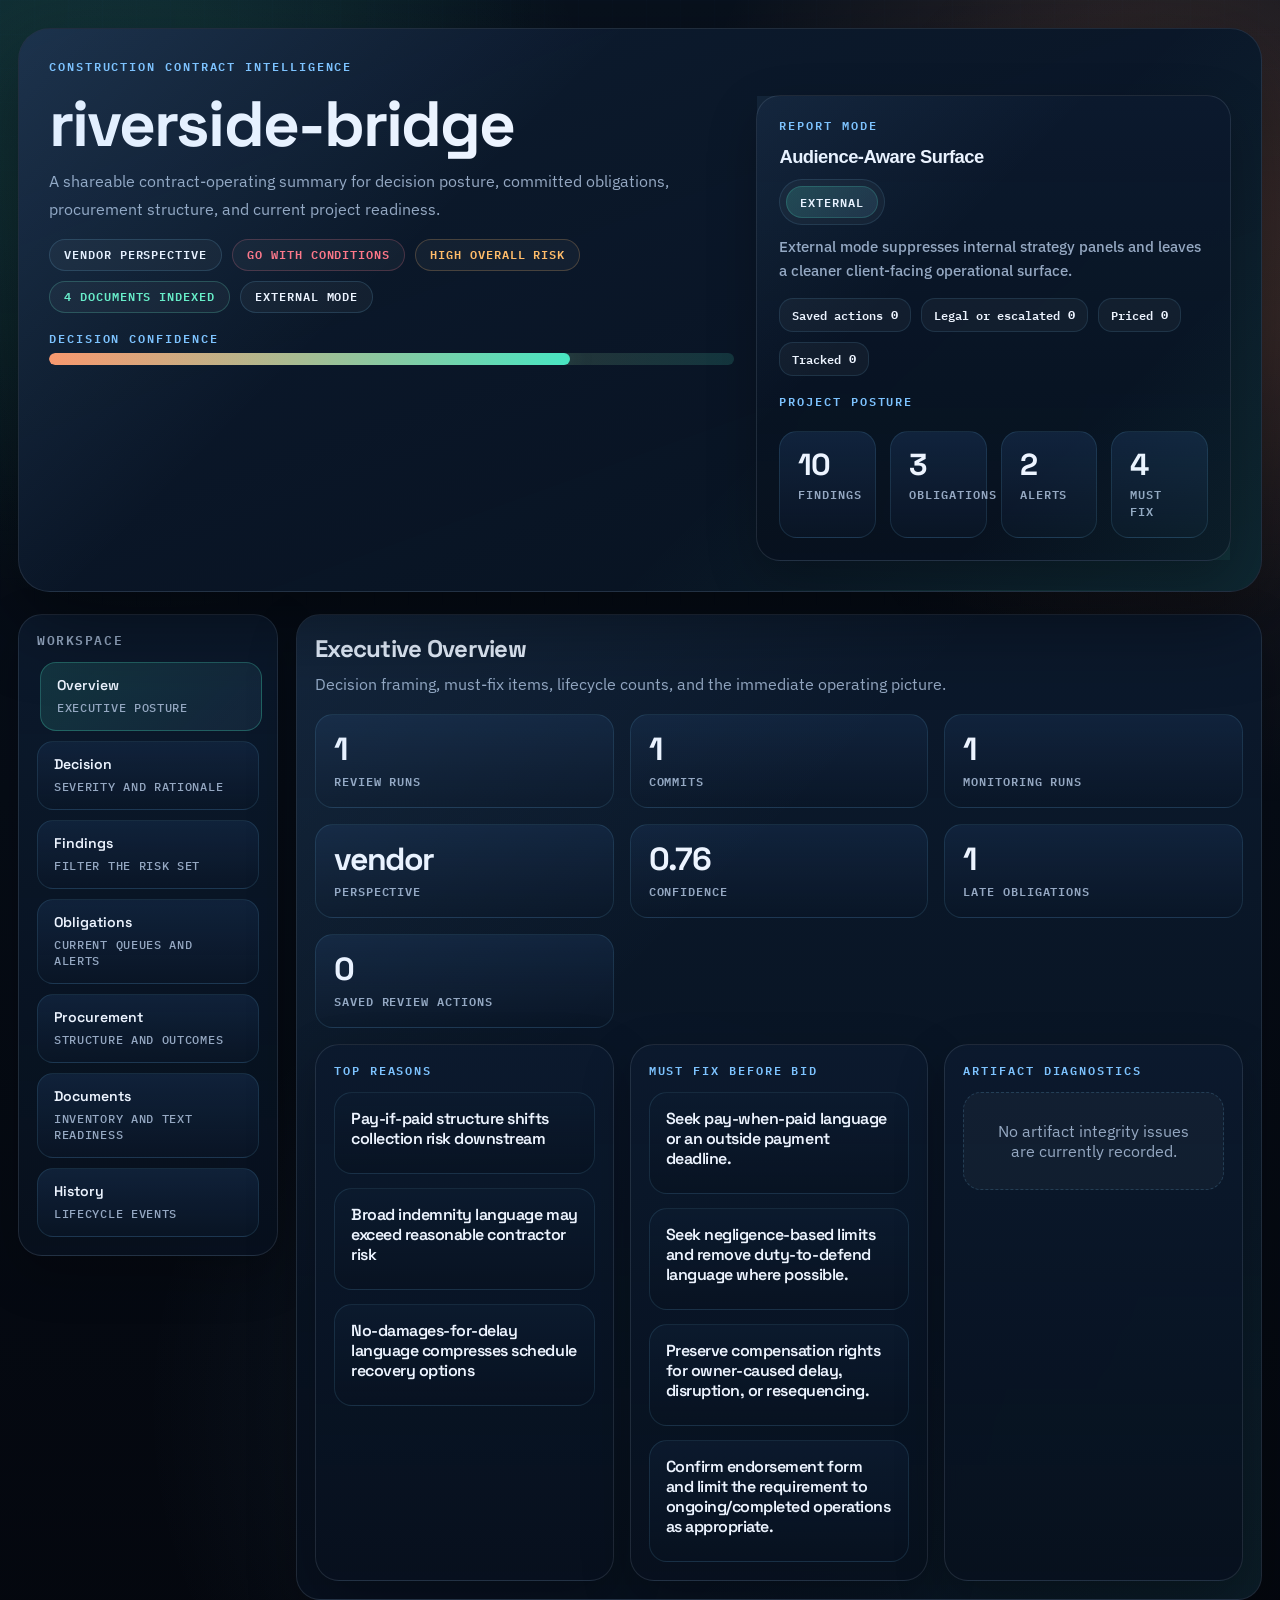
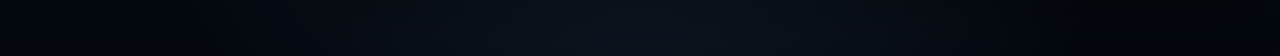
<file: demo_site/generated/cases/riverside_bridge/dashboard.html>
<!DOCTYPE html>
<html lang="en">
<head>
  <meta charset="utf-8">
  <meta name="viewport" content="width=device-width, initial-scale=1">
  <meta name="theme-color" content="#07111d">
  <title>Contract Intelligence Dashboard</title>
  <link rel="preconnect" href="https://fonts.googleapis.com">
  <link rel="preconnect" href="https://fonts.gstatic.com" crossorigin>
  <link href="https://fonts.googleapis.com/css2?family=IBM+Plex+Mono:wght@500;600&family=IBM+Plex+Sans:wght@400;500;600;700&family=Space+Grotesk:wght@500;700&display=swap" rel="stylesheet">
  <link rel="icon" href="/favicon.svg" type="image/svg+xml">
  <style>
    :root {
      color-scheme: dark;
      --bg: #07111d;
      --bg-deep: #030711;
      --panel: rgba(8, 19, 34, 0.82);
      --panel-strong: rgba(13, 29, 51, 0.94);
      --panel-soft: rgba(9, 20, 36, 0.68);
      --ink: #edf4ff;
      --muted: #95a8c2;
      --line: rgba(148, 163, 184, 0.17);
      --line-strong: rgba(125, 211, 252, 0.24);
      --accent: #48e5c2;
      --accent-2: #ff9666;
      --accent-3: #7dc3ff;
      --risk: #ff7687;
      --warn: #ffbc69;
      --good: #66efc6;
      --glow: rgba(72, 229, 194, 0.22);
      --shadow: 0 30px 80px rgba(0, 0, 0, 0.42);
      --radius-xl: 32px;
      --radius-lg: 24px;
      --radius-md: 18px;
    }

    * { box-sizing: border-box; }

    body {
      margin: 0;
      color: var(--ink);
      background:
        radial-gradient(circle at 12% 10%, rgba(72, 229, 194, 0.14), transparent 24%),
        radial-gradient(circle at 88% 12%, rgba(255, 150, 102, 0.18), transparent 24%),
        radial-gradient(circle at 50% 85%, rgba(125, 195, 255, 0.12), transparent 32%),
        linear-gradient(180deg, #08111d 0%, #060c16 48%, #04070e 100%);
      font-family: "IBM Plex Sans", "Avenir Next", "Segoe UI Variable Text", sans-serif;
      min-height: 100vh;
    }

    body::before {
      content: "";
      position: fixed;
      inset: 0;
      pointer-events: none;
      background:
        linear-gradient(rgba(125, 195, 255, 0.05) 1px, transparent 1px),
        linear-gradient(90deg, rgba(125, 195, 255, 0.05) 1px, transparent 1px);
      background-size: 34px 34px;
      mask-image: linear-gradient(180deg, rgba(0, 0, 0, 0.72), transparent 92%);
      opacity: 0.34;
    }

    .shell {
      position: relative;
      max-width: 1440px;
      margin: 0 auto;
      padding: 28px 18px 56px;
    }

    .shell::before {
      content: "";
      position: absolute;
      inset: 0;
      pointer-events: none;
      background:
        radial-gradient(circle at 0% 0%, rgba(72, 229, 194, 0.08), transparent 26%),
        radial-gradient(circle at 100% 20%, rgba(255, 150, 102, 0.10), transparent 26%);
      z-index: 0;
    }

    .masthead {
      position: relative;
      overflow: hidden;
      background:
        linear-gradient(160deg, rgba(12, 27, 47, 0.96), rgba(7, 16, 29, 0.88)),
        var(--panel-strong);
      border: 1px solid var(--line);
      border-radius: var(--radius-xl);
      box-shadow: var(--shadow);
      padding: 30px;
      backdrop-filter: blur(18px);
      z-index: 1;
    }

    .masthead::before {
      content: "";
      position: absolute;
      inset: 0;
      pointer-events: none;
      background:
        linear-gradient(135deg, rgba(125, 195, 255, 0.14), transparent 34%, transparent 64%, rgba(72, 229, 194, 0.10));
    }

    .masthead::after {
      content: "";
      position: absolute;
      inset: auto -10% -46% 44%;
      height: 260px;
      background: radial-gradient(circle, rgba(72, 229, 194, 0.16), transparent 65%);
      pointer-events: none;
    }

    .eyebrow {
      font: 600 0.75rem/1.2 "IBM Plex Mono", monospace;
      letter-spacing: 0.16em;
      text-transform: uppercase;
      color: var(--accent-3);
      margin-bottom: 14px;
    }

    h1, h2, h3 {
      margin: 0;
      color: var(--ink);
      font-family: "Space Grotesk", "Avenir Next", sans-serif;
      letter-spacing: -0.03em;
    }

    h1 {
      font: 700 clamp(2.5rem, 5vw, 4.4rem)/0.92 "Space Grotesk", "Avenir Next", sans-serif;
      max-width: 12ch;
    }

    .lead {
      margin-top: 14px;
      max-width: 72ch;
      color: var(--muted);
      font-size: 1rem;
      line-height: 1.72;
    }

    .hero-grid {
      display: grid;
      grid-template-columns: minmax(0, 1.3fr) minmax(320px, 0.9fr);
      gap: 22px;
      margin-top: 22px;
    }

    .hero-panel,
    .card,
    .workspace,
    .subpanel {
      background:
        linear-gradient(180deg, rgba(12, 27, 47, 0.86), rgba(7, 16, 29, 0.72)),
        var(--panel);
      border: 1px solid var(--line);
      border-radius: var(--radius-lg);
      box-shadow: 0 18px 50px rgba(0, 0, 0, 0.24);
      backdrop-filter: blur(18px);
    }

    .hero-panel {
      position: relative;
      padding: 22px;
      min-height: 100%;
    }

    .hero-panel::before,
    .workspace::before {
      content: "";
      position: absolute;
      inset: 0;
      pointer-events: none;
      background: linear-gradient(135deg, rgba(125, 195, 255, 0.08), transparent 36%, transparent 70%, rgba(72, 229, 194, 0.06));
    }

    .kpis {
      display: grid;
      grid-template-columns: repeat(4, minmax(0, 1fr));
      gap: 14px;
      margin-top: 22px;
    }

    .kpi {
      padding: 18px;
      border-radius: var(--radius-md);
      background: linear-gradient(180deg, rgba(18, 37, 63, 0.92), rgba(10, 22, 39, 0.80));
      border: 1px solid rgba(125, 211, 252, 0.12);
    }

    .kpi .value {
      font: 700 1.9rem/1 "Space Grotesk", "Avenir Next", sans-serif;
      letter-spacing: -0.04em;
      margin-bottom: 6px;
    }

    .kpi .label {
      color: var(--muted);
      font: 600 0.74rem/1.4 "IBM Plex Mono", monospace;
      text-transform: uppercase;
      letter-spacing: 0.08em;
    }

    .badge-row {
      display: flex;
      flex-wrap: wrap;
      gap: 10px;
      margin-top: 16px;
    }

    .badge {
      display: inline-flex;
      align-items: center;
      gap: 8px;
      padding: 9px 14px;
      border-radius: 999px;
      font: 600 0.74rem/1 "IBM Plex Mono", monospace;
      letter-spacing: 0.08em;
      text-transform: uppercase;
      background: rgba(255,255,255,0.04);
      border: 1px solid rgba(125, 211, 252, 0.16);
    }

    .badge.risk { color: var(--risk); border-color: rgba(255, 118, 135, 0.22); }
    .badge.warn { color: var(--warn); border-color: rgba(255, 188, 105, 0.22); }
    .badge.good { color: var(--good); border-color: rgba(102, 239, 198, 0.22); }

    .mode-switch {
      display: inline-flex;
      gap: 8px;
      padding: 6px;
      border-radius: 999px;
      background: rgba(255,255,255,0.04);
      border: 1px solid rgba(125, 211, 252, 0.12);
      margin-bottom: 10px;
    }

    .mode-button {
      appearance: none;
      border: 0;
      background: transparent;
      color: var(--muted);
      padding: 10px 14px;
      border-radius: 999px;
      cursor: pointer;
      font: 600 0.75rem/1 "IBM Plex Mono", monospace;
      text-transform: uppercase;
      letter-spacing: 0.08em;
      transition: background 150ms ease, color 150ms ease, transform 150ms ease;
    }

    .mode-button:hover {
      transform: translateY(-1px);
    }

    .mode-button.is-active {
      background: linear-gradient(135deg, rgba(72, 229, 194, 0.18), rgba(125, 195, 255, 0.10));
      color: var(--ink);
      box-shadow: inset 0 0 0 1px rgba(72, 229, 194, 0.18);
    }

    .mode-caption {
      color: var(--muted);
      font: 500 0.92rem/1.6 "IBM Plex Sans", sans-serif;
      margin: 0 0 16px;
    }

    .summary-strip {
      display: flex;
      flex-wrap: wrap;
      gap: 10px;
      margin-bottom: 18px;
    }

    .summary-pill {
      display: inline-flex;
      align-items: center;
      gap: 8px;
      padding: 10px 12px;
      border-radius: 14px;
      background: rgba(255,255,255,0.04);
      border: 1px solid rgba(125, 211, 252, 0.12);
      font: 600 0.76rem/1 "IBM Plex Mono", monospace;
      color: var(--ink);
    }

    .warning-pill {
      align-items: flex-start;
      gap: 12px;
      background: rgba(255, 150, 102, 0.10);
      border-color: rgba(255, 188, 105, 0.22);
    }

    .note-tight {
      margin-top: 6px;
    }

    .confidence-wrap {
      margin-top: 18px;
    }

    .confidence-track {
      height: 12px;
      border-radius: 999px;
      background: linear-gradient(90deg, rgba(255, 118, 135, 0.14), rgba(255, 188, 105, 0.16), rgba(72, 229, 194, 0.16));
      overflow: hidden;
    }

    .confidence-fill {
      height: 100%;
      border-radius: inherit;
      background: linear-gradient(90deg, #ff9666, #48e5c2);
      box-shadow: 0 0 28px var(--glow);
    }

    .layout {
      display: grid;
      grid-template-columns: 260px minmax(0, 1fr);
      gap: 18px;
      margin-top: 22px;
      align-items: start;
    }

    .rail {
      position: sticky;
      top: 18px;
      padding: 18px;
    }

    .rail h2 {
      font: 600 0.82rem/1.1 "IBM Plex Mono", monospace;
      margin-bottom: 14px;
      text-transform: uppercase;
      letter-spacing: 0.12em;
      color: var(--muted);
    }

    .nav-list {
      display: grid;
      gap: 10px;
    }

    .nav-button {
      appearance: none;
      border: 1px solid rgba(125, 211, 252, 0.12);
      border-radius: 16px;
      background: linear-gradient(180deg, rgba(18, 37, 63, 0.82), rgba(10, 22, 39, 0.72));
      padding: 14px 16px;
      text-align: left;
      cursor: pointer;
      color: var(--ink);
      font: 600 0.88rem/1.2 "Space Grotesk", sans-serif;
      transition: transform 160ms ease, background 160ms ease, border-color 160ms ease;
    }

    .nav-button small {
      display: block;
      margin-top: 6px;
      color: var(--muted);
      font: 500 0.72rem/1.4 "IBM Plex Mono", monospace;
      text-transform: uppercase;
      letter-spacing: 0.06em;
    }

    .nav-button:hover,
    .nav-button[aria-selected="true"] {
      transform: translateX(3px);
      background: linear-gradient(135deg, rgba(72, 229, 194, 0.14), rgba(125, 195, 255, 0.08));
      border-color: rgba(72, 229, 194, 0.28);
    }

    .workspace {
      position: relative;
      overflow: hidden;
      padding: 18px;
    }

    body[data-report-mode="external"] [data-internal-only="true"] {
      display: none !important;
    }

    .view {
      display: none;
      animation: rise 220ms ease;
    }

    .view.active {
      display: block;
    }

    @keyframes rise {
      from { opacity: 0; transform: translateY(6px); }
      to { opacity: 1; transform: translateY(0); }
    }

    .section-head {
      display: flex;
      align-items: flex-end;
      justify-content: space-between;
      gap: 14px;
      margin-bottom: 16px;
    }

    .section-head p {
      margin: 8px 0 0;
      max-width: 70ch;
      color: var(--muted);
      line-height: 1.6;
    }

    .control-row {
      display: flex;
      flex-wrap: wrap;
      gap: 10px;
      margin-bottom: 16px;
    }

    .control-row input,
    .control-row select {
      appearance: none;
      border: 1px solid rgba(125, 211, 252, 0.12);
      background: rgba(7, 17, 29, 0.86);
      border-radius: 12px;
      padding: 12px 14px;
      font: 500 0.92rem/1 "IBM Plex Sans", sans-serif;
      color: var(--ink);
      min-width: 180px;
    }

    .chip-row {
      display: flex;
      flex-wrap: wrap;
      gap: 10px;
    }

    .chip {
      border-radius: 999px;
      padding: 8px 12px;
      background: rgba(72, 229, 194, 0.10);
      border: 1px solid rgba(72, 229, 194, 0.16);
      font: 600 0.74rem/1 "IBM Plex Mono", monospace;
      text-transform: uppercase;
      letter-spacing: 0.08em;
      color: var(--accent);
    }

    .grid-2,
    .grid-3 {
      display: grid;
      gap: 16px;
    }

    .grid-2 {
      grid-template-columns: repeat(2, minmax(0, 1fr));
    }

    .grid-3 {
      grid-template-columns: repeat(3, minmax(0, 1fr));
    }

    .detail-layout {
      display: grid;
      grid-template-columns: minmax(0, 1.3fr) minmax(320px, 0.9fr);
      gap: 16px;
      align-items: start;
    }

    .stat-card {
      padding: 18px;
      border-radius: 18px;
      background: linear-gradient(180deg, rgba(18, 37, 63, 0.86), rgba(10, 22, 39, 0.70));
      border: 1px solid rgba(125, 211, 252, 0.12);
    }

    .stat-card .number {
      font: 700 2rem/1 "Space Grotesk", sans-serif;
      letter-spacing: -0.05em;
    }

    .stat-card .label {
      margin-top: 8px;
      color: var(--muted);
      font: 600 0.72rem/1.4 "IBM Plex Mono", monospace;
      letter-spacing: 0.08em;
      text-transform: uppercase;
    }

    .stack {
      display: grid;
      gap: 14px;
    }

    .finding,
    .timeline-item,
    .obligation-card,
    .signal-card,
    .alert-card,
    .doc-card,
    .review-card,
    .detail-card {
      border: 1px solid rgba(125, 211, 252, 0.12);
      border-radius: 18px;
      background: linear-gradient(180deg, rgba(12, 27, 47, 0.86), rgba(8, 18, 33, 0.72));
      padding: 16px;
    }

    .finding h3,
    .timeline-item h3,
    .obligation-card h3,
    .signal-card h3,
    .alert-card h3,
    .doc-card h3,
    .review-card h3,
    .detail-card h3 {
      font: 600 1rem/1.25 "Space Grotesk", sans-serif;
      margin-bottom: 8px;
    }

    .interactive-card {
      cursor: pointer;
      transition: transform 140ms ease, box-shadow 140ms ease, border-color 140ms ease;
    }

    .interactive-card:hover {
      transform: translateY(-1px);
      border-color: rgba(72, 229, 194, 0.22);
      box-shadow: 0 18px 44px rgba(0, 0, 0, 0.24);
    }

    .interactive-card.active {
      border-color: rgba(72, 229, 194, 0.32);
      box-shadow: 0 18px 46px rgba(0, 0, 0, 0.28);
      background: linear-gradient(180deg, rgba(17, 35, 60, 0.96), rgba(9, 20, 36, 0.88));
    }

    .meta {
      display: flex;
      flex-wrap: wrap;
      gap: 8px;
      margin-bottom: 10px;
    }

    .meta span {
      display: inline-flex;
      align-items: center;
      padding: 6px 10px;
      border-radius: 999px;
      background: rgba(255,255,255,0.05);
      color: var(--muted);
      font: 600 0.7rem/1 "IBM Plex Mono", monospace;
      text-transform: uppercase;
      letter-spacing: 0.08em;
    }

    .severity-critical { color: var(--risk); }
    .severity-high { color: var(--risk); }
    .severity-medium { color: var(--warn); }
    .severity-low { color: var(--accent); }

    .timeline {
      position: relative;
      padding-left: 20px;
    }

    .timeline::before {
      content: "";
      position: absolute;
      left: 5px;
      top: 0;
      bottom: 0;
      width: 2px;
      background: linear-gradient(180deg, rgba(72, 229, 194, 0.30), rgba(255, 150, 102, 0.24));
    }

    .timeline-item {
      position: relative;
      margin-left: 16px;
    }

    .timeline-item::before {
      content: "";
      position: absolute;
      left: -25px;
      top: 18px;
      width: 12px;
      height: 12px;
      border-radius: 999px;
      background: var(--accent);
      box-shadow: 0 0 0 6px rgba(72, 229, 194, 0.12);
    }

    .columns {
      display: grid;
      grid-template-columns: repeat(4, minmax(0, 1fr));
      gap: 12px;
    }

    .column {
      border-radius: 18px;
      padding: 14px;
      background: linear-gradient(180deg, rgba(18, 37, 63, 0.82), rgba(10, 22, 39, 0.66));
      border: 1px solid rgba(125, 211, 252, 0.12);
      min-height: 220px;
    }

    .column h3 {
      margin-bottom: 10px;
    }

    .column .stack {
      gap: 10px;
    }

    .detail-panel {
      position: sticky;
      top: 18px;
      border-radius: 20px;
      padding: 18px;
      background: linear-gradient(180deg, rgba(15, 31, 53, 0.94), rgba(8, 18, 33, 0.84));
      border: 1px solid rgba(125, 211, 252, 0.14);
      box-shadow: 0 20px 56px rgba(0, 0, 0, 0.34);
    }

    .detail-divider {
      height: 1px;
      background: rgba(148, 163, 184, 0.14);
      margin: 16px 0;
    }

    .detail-list {
      display: grid;
      gap: 10px;
      padding-left: 18px;
      margin: 0;
      color: var(--muted);
    }

    .detail-list li {
      line-height: 1.5;
    }

    .review-form {
      display: grid;
      gap: 12px;
    }

    .review-form label {
      display: grid;
      gap: 6px;
      font: 600 0.74rem/1.3 "IBM Plex Mono", monospace;
      text-transform: uppercase;
      letter-spacing: 0.08em;
      color: var(--muted);
    }

    .review-form input,
    .review-form select,
    .review-form textarea {
      width: 100%;
      appearance: none;
      border: 1px solid rgba(125, 211, 252, 0.12);
      background: rgba(7, 17, 29, 0.84);
      border-radius: 12px;
      padding: 12px 14px;
      font: 500 0.92rem/1.35 "IBM Plex Sans", sans-serif;
      color: var(--ink);
    }

    .review-form textarea {
      min-height: 88px;
      resize: vertical;
    }

    .inline-actions {
      display: flex;
      flex-wrap: wrap;
      gap: 10px;
    }

    .action-button {
      appearance: none;
      border: 1px solid rgba(72, 229, 194, 0.18);
      background: linear-gradient(135deg, rgba(72, 229, 194, 0.12), rgba(125, 195, 255, 0.06));
      color: var(--ink);
      border-radius: 12px;
      padding: 10px 14px;
      cursor: pointer;
      font: 600 0.75rem/1 "IBM Plex Mono", monospace;
      text-transform: uppercase;
      letter-spacing: 0.08em;
    }

    .action-button.subtle {
      border-color: rgba(148, 163, 184, 0.14);
      background: rgba(255,255,255,0.04);
    }

    .note {
      margin: 0;
      color: var(--muted);
      font: 500 0.88rem/1.6 "IBM Plex Sans", sans-serif;
    }

    .doc-table {
      width: 100%;
      border-collapse: collapse;
      background: rgba(7, 17, 29, 0.76);
      border-radius: 18px;
      overflow: hidden;
      border: 1px solid rgba(125, 211, 252, 0.12);
    }

    .doc-table th,
    .doc-table td {
      padding: 12px 14px;
      text-align: left;
      border-bottom: 1px solid rgba(148, 163, 184, 0.10);
      font-family: "IBM Plex Sans", sans-serif;
      font-size: 0.92rem;
    }

    .doc-table th {
      color: var(--muted);
      font-size: 0.74rem;
      text-transform: uppercase;
      letter-spacing: 0.1em;
      font-family: "IBM Plex Mono", monospace;
    }

    .doc-table tr:last-child th,
    .doc-table tr:last-child td {
      border-bottom: none;
    }

    .empty {
      padding: 28px 20px;
      text-align: center;
      color: var(--muted);
      border: 1px dashed rgba(125, 211, 252, 0.18);
      border-radius: 18px;
      background: rgba(255,255,255,0.03);
    }

    @media (max-width: 1120px) {
      .hero-grid,
      .layout,
      .grid-2,
      .grid-3,
      .columns,
      .detail-layout {
        grid-template-columns: 1fr;
      }
      .kpis {
        grid-template-columns: repeat(2, minmax(0, 1fr));
      }
      .rail {
        position: static;
      }
    }

    @media (max-width: 700px) {
      .shell {
        padding: 18px 12px 42px;
      }
      .masthead,
      .hero-panel,
      .workspace {
        padding: 16px;
      }
      .kpis {
        grid-template-columns: 1fr;
      }
      .mode-switch,
      .summary-strip,
      .inline-actions {
        width: 100%;
      }
      .control-row input,
      .control-row select {
        width: 100%;
      }
    }
  </style>
</head>
<body data-report-mode="internal">
  <div class="shell">
    <section class="masthead">
      <div class="eyebrow">Construction Contract Intelligence</div>
      <div class="hero-grid">
        <div>
          <h1 id="project-title"></h1>
          <p class="lead" id="hero-lead">
            A project command surface for review decisions, committed baselines, internal context,
            operational obligations, and live alert posture.
          </p>
          <div class="badge-row" id="hero-badges"></div>
          <div id="local-cache-warning" style="margin-top:14px;"></div>
          <div class="confidence-wrap">
            <div class="eyebrow" style="margin-bottom:8px;">Decision Confidence</div>
            <div class="confidence-track"><div class="confidence-fill" id="confidence-fill"></div></div>
          </div>
        </div>
        <div class="hero-panel">
          <div class="section-head" style="margin-bottom:12px;">
            <div>
              <div class="eyebrow">Report Mode</div>
              <h2 style="font:700 1.15rem/1.1 'Avenir Next', 'Segoe UI Variable Display', sans-serif;">Audience-Aware Surface</h2>
            </div>
          </div>
          <div class="mode-switch" id="report-mode-switch">
            <button class="mode-button is-active" data-report-mode-control="external">External</button>
          </div>
          <p class="mode-caption" id="mode-caption"></p>
          <div class="summary-strip" id="review-snapshot"></div>
          <div class="eyebrow">Project Posture</div>
          <div class="kpis" id="kpis"></div>
        </div>
      </div>
    </section>

    <section class="layout">
      <aside class="rail card">
        <h2>Workspace</h2>
        <div class="nav-list" id="nav-list"></div>
      </aside>

      <section class="workspace">
        <div class="view active" data-view="overview">
          <div class="section-head">
            <div>
              <h2>Executive Overview</h2>
              <p>Decision framing, must-fix items, lifecycle counts, and the immediate operating picture.</p>
            </div>
          </div>
          <div class="grid-3" id="overview-stats"></div>
          <div class="grid-3" style="margin-top:16px;">
            <div class="subpanel" style="padding:18px;">
              <div class="eyebrow">Top Reasons</div>
              <div class="stack" id="top-reasons"></div>
            </div>
            <div class="subpanel" style="padding:18px;">
              <div class="eyebrow">Must Fix Before Bid</div>
              <div class="stack" id="must-fix"></div>
            </div>
            <div class="subpanel" style="padding:18px;">
              <div class="eyebrow">Artifact Diagnostics</div>
              <div class="stack" id="artifact-diagnostics"></div>
            </div>
          </div>
        </div>

        <div class="view" data-view="decision">
          <div class="section-head">
            <div>
              <h2>Decision And Risk Posture</h2>
              <p>Severity distribution, recommendation framing, and the combined commercial, insurance, and compliance picture.</p>
            </div>
          </div>
          <div class="grid-2">
            <div class="subpanel" style="padding:18px;">
              <div class="eyebrow">Severity Mix</div>
              <div class="grid-2" id="severity-mix"></div>
            </div>
            <div class="subpanel" style="padding:18px;">
              <div class="eyebrow">Lifecycle Summary</div>
              <div id="decision-summary-table"></div>
            </div>
          </div>
        </div>

        <div class="view" data-view="review" data-internal-only="true">
          <div class="section-head">
            <div>
              <h2>Human Review Board</h2>
              <p>Capture operator dispositions, triage unresolved items, and keep a durable review log alongside the generated analysis.</p>
            </div>
          </div>
          <p class="mode-caption" id="review-sync-note"></p>
          <div class="grid-3" id="review-stats"></div>
          <div class="grid-2" style="margin-top:16px;">
            <div class="subpanel" style="padding:18px;">
              <div class="eyebrow">Saved Review Actions</div>
              <div class="stack" id="review-board"></div>
            </div>
            <div class="subpanel" style="padding:18px;">
              <div class="eyebrow">Outstanding Review Queue</div>
              <div class="stack" id="review-candidates"></div>
            </div>
          </div>
        </div>

        <div class="view" data-view="findings">
          <div class="section-head">
            <div>
              <h2>Findings Workspace</h2>
              <p>Search, filter, and scan the latest commercial, insurance, and compliance findings.</p>
            </div>
          </div>
          <div class="control-row">
            <input id="finding-query" type="search" placeholder="Search findings, categories, or recommendations">
            <select id="finding-severity">
              <option value="all">All severities</option>
              <option value="critical">Critical</option>
              <option value="high">High</option>
              <option value="medium">Medium</option>
              <option value="low">Low</option>
            </select>
            <select id="finding-source">
              <option value="all">All source groups</option>
              <option value="commercial">Commercial</option>
              <option value="insurance">Insurance</option>
              <option value="compliance">Compliance</option>
            </select>
          </div>
          <div class="detail-layout">
            <div class="stack" id="findings-list"></div>
            <aside class="detail-panel">
              <div class="eyebrow">Selected Finding</div>
              <div class="stack" id="finding-detail"></div>
              <div class="detail-divider" data-internal-only="true"></div>
              <div class="eyebrow" data-internal-only="true">Review Action</div>
              <div id="finding-review-form" data-internal-only="true"></div>
            </aside>
          </div>
        </div>

        <div class="view" data-view="obligations">
          <div class="section-head">
            <div>
              <h2>Obligations And Alerts</h2>
              <p>Track the current committed baseline and its live monitoring status by queue, not by raw JSON.</p>
            </div>
          </div>
          <div class="control-row">
            <input id="obligation-query" type="search" placeholder="Search obligations or owners">
            <select id="obligation-status">
              <option value="all">All statuses</option>
              <option value="pending">Pending</option>
              <option value="due">Due</option>
              <option value="late">Late</option>
              <option value="satisfied">Satisfied</option>
            </select>
          </div>
          <div class="detail-layout">
            <div>
              <div class="columns" id="obligation-columns"></div>
              <div style="margin-top:18px;" class="stack" id="alerts-list"></div>
            </div>
            <aside class="detail-panel">
              <div class="eyebrow">Selected Obligation</div>
              <div class="stack" id="obligation-detail"></div>
              <div class="detail-divider" data-internal-only="true"></div>
              <div class="eyebrow" data-internal-only="true">Review Action</div>
              <div id="obligation-review-form" data-internal-only="true"></div>
            </aside>
          </div>
        </div>

        <div class="view" data-view="context" data-internal-only="true">
          <div class="section-head">
            <div>
              <h2>Internal Context Signals</h2>
              <p>Budget, board, audit, funding, and status signals that shape internal strategy without becoming outward-facing report language.</p>
            </div>
          </div>
          <div class="grid-2">
            <div class="subpanel" style="padding:18px;">
              <div class="eyebrow">Signal Levels</div>
              <div class="grid-2" id="context-metrics"></div>
            </div>
            <div class="subpanel" style="padding:18px;">
              <div class="eyebrow">Context Notes</div>
              <ul id="context-notes"></ul>
            </div>
          </div>
          <div class="stack" style="margin-top:16px;" id="context-signals"></div>
        </div>

        <div class="view" data-view="procurement">
          <div class="section-head">
            <div>
              <h2>Procurement And Outcome Profile</h2>
              <p>Delivery structure, clause families, governance traces, and what has happened in the project record so far.</p>
            </div>
          </div>
          <div class="grid-2">
            <div class="subpanel" style="padding:18px;">
              <div class="eyebrow">Procurement Profile</div>
              <div id="procurement-table"></div>
              <div class="chip-row" id="clause-family-chips" style="margin-top:14px;"></div>
            </div>
            <div class="subpanel" style="padding:18px;">
              <div class="eyebrow">Outcome Signals</div>
              <div class="stack" id="outcome-events"></div>
            </div>
          </div>
        </div>

        <div class="view" data-view="documents">
          <div class="section-head">
            <div>
              <h2>Document Inventory</h2>
              <p>Every document the latest run saw, with type, text readiness, and clause coverage.</p>
            </div>
          </div>
          <table class="doc-table">
            <thead>
              <tr>
                <th>Document</th>
                <th>Type</th>
                <th>Text source</th>
                <th>Text quality</th>
                <th>Clauses</th>
                <th>Required</th>
              </tr>
            </thead>
            <tbody id="documents-table"></tbody>
          </table>
        </div>

        <div class="view" data-view="history">
          <div class="section-head">
            <div>
              <h2>Lifecycle Timeline</h2>
              <p>See how the case moved from review into commitment and then into monitoring.</p>
            </div>
          </div>
          <div class="timeline" id="timeline"></div>
        </div>
      </section>
    </section>
  </div>

  <script>
    const dashboardData = {"project_id": "riverside-bridge", "project_path": null, "case_record": {"project_id": "riverside-bridge", "latest_run_id": "run_20260404T145646657121Z", "latest_analysis_perspective": "vendor", "latest_recommendation": "go_with_conditions", "latest_overall_risk": "high", "latest_agreement_type": "unknown_agreement_type", "latest_project_sector": "unknown_project_sector", "latest_outcome_status": "unknown_publicly_documented", "total_runs": 1, "run_history": [{"run_id": "run_20260404T145646657121Z", "run_type": "bid_review", "analysis_perspective": "vendor", "created_at": "2026-04-04T14:56:46.657121Z", "recommendation": "go_with_conditions", "overall_risk": "high", "artifact_count": 11}], "latest_commit_id": "commit_20260404T145646661727Z", "total_commits": 1, "latest_obligations_count": 3, "commit_history": [{"commit_id": "commit_20260404T145646661727Z", "analysis_perspective": "vendor", "created_at": "2026-04-04T14:56:46.661727Z", "source_run_id": "run_20260404T145646657121Z", "obligations_count": 3, "accepted_risks_count": 5, "negotiated_changes_count": 0}], "latest_monitoring_run_id": "monitor_20260404T145646664521Z", "total_monitoring_runs": 1, "monitoring_history": [{"run_id": "monitor_20260404T145646664521Z", "created_at": "2026-04-04T14:56:46.664521Z", "source_commit_id": "commit_20260404T145646661727Z", "alerts_count": 2, "due_count": 1, "late_count": 1, "satisfied_count": 1}]}, "latest_run": {"run_id": "run_20260404T145646657121Z", "project_id": "riverside-bridge", "created_at": "2026-04-04T14:56:46.657121Z", "decision_summary": {"project_id": "riverside-bridge", "analysis_perspective": "vendor", "recommendation": "go_with_conditions", "overall_risk": "high", "confidence": 0.76, "top_reasons": ["Pay-if-paid structure shifts collection risk downstream", "Broad indemnity language may exceed reasonable contractor risk", "No-damages-for-delay language compresses schedule recovery options"], "must_fix_before_bid": ["Seek pay-when-paid language or an outside payment deadline.", "Seek negligence-based limits and remove duty-to-defend language where possible.", "Preserve compensation rights for owner-caused delay, disruption, or resequencing.", "Confirm endorsement form and limit the requirement to ongoing/completed operations as appropriate."], "human_review_required": true}, "document_inventory": {"project_id": "riverside-bridge", "analysis_perspective": "vendor", "documents": [{"document_id": "doc_0576adcb70", "filename": "Funding Memo.md", "document_type": "funding_document", "required_for_bid_review": false, "text_available": true, "text_source": "plain_text", "text_quality": "medium", "clause_count": 1}, {"document_id": "doc_914932d86c", "filename": "General Conditions.md", "document_type": "general_conditions", "required_for_bid_review": true, "text_available": true, "text_source": "plain_text", "text_quality": "medium", "clause_count": 1}, {"document_id": "doc_6f78fa0858", "filename": "Insurance Requirements.md", "document_type": "insurance_requirements", "required_for_bid_review": true, "text_available": true, "text_source": "plain_text", "text_quality": "medium", "clause_count": 1}, {"document_id": "doc_2b13cd1fb4", "filename": "Prime Contract Agreement.md", "document_type": "prime_contract", "required_for_bid_review": true, "text_available": true, "text_source": "plain_text", "text_quality": "high", "clause_count": 4}], "missing_required_documents": []}, "procurement_profile": {"project_id": "riverside-bridge", "agreement_type": "unknown_agreement_type", "project_sector": "unknown_project_sector", "payment_mechanism": "unknown_payment_mechanism", "procurement_method": "unknown_procurement_method", "public_text_quality": "structured_or_searchable", "governance_artifacts_present": [], "detected_clause_families": [], "evidence": [], "notes": ["No board, change-order, audit, or project-status artifacts were supplied with the contract package."]}, "outcome_evidence": {"project_id": "riverside-bridge", "outcome_status": "unknown_publicly_documented", "governance_artifacts_present": [], "events": [], "coverage_gaps": ["No governance or status documents were supplied, so public outcome evidence is incomplete."], "monitoring_recommendations": ["Collect at least one board action, project status, or audit source so the package has a documented public outcome baseline.", "Preserve later change-order and settlement records because those documents are often the best public evidence of delivery stress."]}, "obligations_count": 3, "context_profile": {"signals": [], "notes": ["Internal-only context is intentionally omitted from the external artifact."], "internal_only": false}}, "latest_commit": {"commit_id": "commit_20260404T145646661727Z", "project_id": "riverside-bridge", "created_at": "2026-04-04T14:56:46.661727Z", "source_run_id": "run_20260404T145646657121Z", "decision_summary": {"project_id": "riverside-bridge", "analysis_perspective": "vendor", "recommendation": "go_with_conditions", "overall_risk": "high", "confidence": 0.76, "top_reasons": ["Pay-if-paid structure shifts collection risk downstream", "Broad indemnity language may exceed reasonable contractor risk", "No-damages-for-delay language compresses schedule recovery options"], "must_fix_before_bid": ["Seek pay-when-paid language or an outside payment deadline.", "Seek negligence-based limits and remove duty-to-defend language where possible.", "Preserve compensation rights for owner-caused delay, disruption, or resequencing.", "Confirm endorsement form and limit the requirement to ongoing/completed operations as appropriate."], "human_review_required": true}, "procurement_profile": {"project_id": "riverside-bridge", "agreement_type": "unknown_agreement_type", "project_sector": "unknown_project_sector", "payment_mechanism": "unknown_payment_mechanism", "procurement_method": "unknown_procurement_method", "public_text_quality": "structured_or_searchable", "governance_artifacts_present": [], "detected_clause_families": [], "evidence": [], "notes": ["No board, change-order, audit, or project-status artifacts were supplied with the contract package."]}, "outcome_status": "unknown_publicly_documented", "negotiated_changes": [], "obligations_count": 3}, "latest_monitoring": {"run_id": "monitor_20260404T145646664521Z", "project_id": "riverside-bridge", "created_at": "2026-04-04T14:56:46.664521Z", "source_commit_id": "commit_20260404T145646661727Z", "as_of_date": "2026-04-04", "monitored_obligations": [{"obligation_id": "obl_993222db41e8", "title": "Submit certified payroll reports", "source_clause": "Funding Memo.md::Funding Memo.md:L1", "owner_role": "payroll_compliance_manager", "severity_if_missed": "high", "status": "late", "summary": "Reference-demo monitoring marks this obligation as overdue for operator attention.", "next_due_at": null, "last_satisfied_at": null, "notes": []}, {"obligation_id": "obl_6d675f182b71", "title": "Provide certificates of insurance before starting work", "source_clause": "Insurance Requirements.md::Insurance Requirements.md:L1", "owner_role": "risk_manager", "severity_if_missed": "high", "status": "due", "summary": "Reference-demo monitoring marks this obligation as currently due.", "next_due_at": null, "last_satisfied_at": null, "notes": []}, {"obligation_id": "obl_e991f59af1c7", "title": "Provide required notice within 7 calendar days", "source_clause": "Prime Contract Agreement.md::Prime Contract Agreement.md:L7", "owner_role": "project_manager", "severity_if_missed": "high", "status": "satisfied", "summary": "Reference-demo monitoring marks this obligation as satisfied for the current cycle.", "next_due_at": null, "last_satisfied_at": null, "notes": []}], "alerts": [{"alert_id": "alert_97b4ec229ff6", "obligation_id": "obl_993222db41e8", "created_at": "2026-04-04T14:56:46.664492Z", "severity": "high", "alert_type": "late", "status": "open", "summary": "Reference-demo monitoring marks this obligation as overdue for operator attention.", "ui_id": "alert_97b4ec229ff6"}, {"alert_id": "alert_a101e8aba0fe", "obligation_id": "obl_6d675f182b71", "created_at": "2026-04-04T14:56:46.664492Z", "severity": "high", "alert_type": "due", "status": "open", "summary": "Reference-demo monitoring marks this obligation as currently due.", "ui_id": "alert_a101e8aba0fe"}]}, "documents": [{"document_id": "doc_0576adcb70", "filename": "Funding Memo.md", "document_type": "funding_document", "required_for_bid_review": false, "text_available": true, "text_source": "plain_text", "text_quality": "medium", "clause_count": 1}, {"document_id": "doc_914932d86c", "filename": "General Conditions.md", "document_type": "general_conditions", "required_for_bid_review": true, "text_available": true, "text_source": "plain_text", "text_quality": "medium", "clause_count": 1}, {"document_id": "doc_6f78fa0858", "filename": "Insurance Requirements.md", "document_type": "insurance_requirements", "required_for_bid_review": true, "text_available": true, "text_source": "plain_text", "text_quality": "medium", "clause_count": 1}, {"document_id": "doc_2b13cd1fb4", "filename": "Prime Contract Agreement.md", "document_type": "prime_contract", "required_for_bid_review": true, "text_available": true, "text_source": "plain_text", "text_quality": "high", "clause_count": 4}], "findings": [{"id": "contract_risk_analyst:payment_terms", "analysis_perspective": "vendor", "role": "contract_risk_analyst", "category": "payment_terms", "severity": "high", "title": "Pay-if-paid structure shifts collection risk downstream", "summary": "Payment appears conditioned on owner payment to the prime contractor.", "recommended_action": "Seek pay-when-paid language or an outside payment deadline.", "confidence": 0.68, "evidence": [{"document_id": "doc_2b13cd1fb4", "location": "Prime Contract Agreement.md:L1", "excerpt": "Section 7.2 Payment Terms Subcontractor shall be paid on a pay-if-paid basis and payment is conditioned upon receipt of payment from the owner."}], "uncertainty_notes": [], "source_group": "commercial", "ui_id": "contract_risk_analyst:payment_terms"}, {"id": "contract_risk_analyst:indemnity", "analysis_perspective": "vendor", "role": "contract_risk_analyst", "category": "indemnity", "severity": "high", "title": "Broad indemnity language may exceed reasonable contractor risk", "summary": "The package appears to require expansive defense and indemnity obligations.", "recommended_action": "Seek negligence-based limits and remove duty-to-defend language where possible.", "confidence": 0.68, "evidence": [{"document_id": "doc_914932d86c", "location": "General Conditions.md:L1", "excerpt": "Section 4.3 Indemnity Contractor shall defend, indemnify, and hold harmless the owner, whether caused in part by the owner or not."}], "uncertainty_notes": [], "source_group": "commercial", "ui_id": "contract_risk_analyst:indemnity"}, {"id": "contract_risk_analyst:delay_exposure", "analysis_perspective": "vendor", "role": "contract_risk_analyst", "category": "delay_exposure", "severity": "high", "title": "No-damages-for-delay language compresses schedule recovery options", "summary": "Delay remedies appear limited to time extensions rather than monetary recovery.", "recommended_action": "Preserve compensation rights for owner-caused delay, disruption, or resequencing.", "confidence": 0.68, "evidence": [{"document_id": "doc_2b13cd1fb4", "location": "Prime Contract Agreement.md:L4", "excerpt": "Section 8.4 Delays No damages for delay shall be allowed. The sole remedy for delay is an extension of time."}], "uncertainty_notes": [], "source_group": "commercial", "ui_id": "contract_risk_analyst:delay_exposure"}, {"id": "insurance_requirements_analyst:additional_insured", "analysis_perspective": "vendor", "role": "insurance_requirements_analyst", "category": "additional_insured", "severity": "high", "title": "Additional-insured requirement needs broker review", "summary": "The package appears to require owner-side additional-insured coverage language.", "recommended_action": "Confirm endorsement form and limit the requirement to ongoing/completed operations as appropriate.", "confidence": 0.68, "evidence": [{"document_id": "doc_6f78fa0858", "location": "Insurance Requirements.md:L1", "excerpt": "Section 10 Insurance Additional insured status is required for ongoing and completed operations. Waiver of subrogation applies. Coverage sh"}], "uncertainty_notes": [], "source_group": "insurance", "ui_id": "insurance_requirements_analyst:additional_insured"}, {"id": "insurance_requirements_analyst:waiver_subrogation", "analysis_perspective": "vendor", "role": "insurance_requirements_analyst", "category": "waiver_subrogation", "severity": "medium", "title": "Waiver-of-subrogation language may exceed current program assumptions", "summary": "The package includes waiver-of-subrogation requirements that can affect program cost and claims posture.", "recommended_action": "Confirm carrier availability and price impact before bid submission.", "confidence": 0.68, "evidence": [{"document_id": "doc_6f78fa0858", "location": "Insurance Requirements.md:L1", "excerpt": "Section 10 Insurance Additional insured status is required for ongoing and completed operations. Waiver of subrogation applies. Coverage shall be primary and noncontributory. Certificates of insurance are required befo"}], "uncertainty_notes": [], "source_group": "insurance", "ui_id": "insurance_requirements_analyst:waiver_subrogation"}, {"id": "insurance_requirements_analyst:primary_noncontributory", "analysis_perspective": "vendor", "role": "insurance_requirements_analyst", "category": "primary_noncontributory", "severity": "medium", "title": "Primary and noncontributory wording should be confirmed against available endorsements", "summary": "The insurance stack appears to require primary/noncontributory positioning.", "recommended_action": "Confirm exact endorsement wording and whether it is available on required lines.", "confidence": 0.68, "evidence": [{"document_id": "doc_6f78fa0858", "location": "Insurance Requirements.md:L1", "excerpt": "is required for ongoing and completed operations. Waiver of subrogation applies. Coverage shall be primary and noncontributory. Certificates of insurance are required before starting work."}], "uncertainty_notes": [], "source_group": "insurance", "ui_id": "insurance_requirements_analyst:primary_noncontributory"}, {"id": "insurance_requirements_analyst:completed_operations", "analysis_perspective": "vendor", "role": "insurance_requirements_analyst", "category": "completed_operations", "severity": "medium", "title": "Completed-operations duration may carry longer-tail cost than expected", "summary": "The package appears to impose completed-operations coverage requirements after project completion.", "recommended_action": "Confirm duration, limits, and compatibility with current carrier terms.", "confidence": 0.68, "evidence": [{"document_id": "doc_6f78fa0858", "location": "Insurance Requirements.md:L1", "excerpt": "Section 10 Insurance Additional insured status is required for ongoing and completed operations. Waiver of subrogation applies. Coverage shall be primary and noncontributory. Certificates of insu"}], "uncertainty_notes": [], "source_group": "insurance", "ui_id": "insurance_requirements_analyst:completed_operations"}, {"id": "funding_compliance_analyst:davis_bacon", "analysis_perspective": "vendor", "role": "funding_compliance_analyst", "category": "davis_bacon", "severity": "high", "title": "Davis-Bacon obligations likely apply", "summary": "The package references federal wage requirements that can materially affect payroll administration.", "recommended_action": "Confirm wage determinations, certified payroll workflow, and subcontractor compliance readiness.", "confidence": 0.68, "evidence": [{"document_id": "doc_0576adcb70", "location": "Funding Memo.md:L1", "excerpt": "Section 2 Federal Funding This project uses federal aid and Davis-Bacon prevailing wage requirements. Certified payroll must be submitted weekly. DBE participation goals a"}], "uncertainty_notes": [], "source_group": "compliance", "ui_id": "funding_compliance_analyst:davis_bacon"}, {"id": "funding_compliance_analyst:certified_payroll", "analysis_perspective": "vendor", "role": "funding_compliance_analyst", "category": "certified_payroll", "severity": "medium", "title": "Certified payroll administration appears required", "summary": "The package appears to require recurring payroll reporting.", "recommended_action": "Assign payroll compliance ownership and confirm weekly reporting capability before bid submission.", "confidence": 0.68, "evidence": [{"document_id": "doc_0576adcb70", "location": "Funding Memo.md:L1", "excerpt": "ction 2 Federal Funding This project uses federal aid and Davis-Bacon prevailing wage requirements. Certified payroll must be submitted weekly. DBE participation goals apply."}], "uncertainty_notes": [], "source_group": "compliance", "ui_id": "funding_compliance_analyst:certified_payroll"}, {"id": "funding_compliance_analyst:dbe_participation", "analysis_perspective": "vendor", "role": "funding_compliance_analyst", "category": "dbe_participation", "severity": "medium", "title": "DBE participation and documentation may require bid-stage planning", "summary": "The package references disadvantaged-business participation or reporting requirements.", "recommended_action": "Confirm bid-stage documentation and post-award tracking expectations.", "confidence": 0.68, "evidence": [{"document_id": "doc_0576adcb70", "location": "Funding Memo.md:L1", "excerpt": "deral aid and Davis-Bacon prevailing wage requirements. Certified payroll must be submitted weekly. DBE participation goals apply."}], "uncertainty_notes": [], "source_group": "compliance", "ui_id": "funding_compliance_analyst:dbe_participation"}], "obligations": [{"id": "obl_993222db41e8", "source_clause": "Funding Memo.md::Funding Memo.md:L1", "source_document_id": "doc_0576adcb70", "source_excerpt": "ction 2 Federal Funding This project uses federal aid and Davis-Bacon prevailing wage requirements. Certified payroll must be submitted weekly. DBE participation goals apply.", "title": "Submit certified payroll reports", "obligation_type": "recurring_reporting", "trigger": "during covered work", "due_rule": "weekly during covered work", "owner_role": "payroll_compliance_manager", "severity_if_missed": "high", "evidence": [{"document_id": "doc_0576adcb70", "location": "Funding Memo.md:L1", "excerpt": "ction 2 Federal Funding This project uses federal aid and Davis-Bacon prevailing wage requirements. Certified payroll must be submitted weekly. DBE participation goals apply."}], "ui_id": "obl_993222db41e8"}, {"id": "obl_6d675f182b71", "source_clause": "Insurance Requirements.md::Insurance Requirements.md:L1", "source_document_id": "doc_6f78fa0858", "source_excerpt": "completed operations. Waiver of subrogation applies. Coverage shall be primary and noncontributory. Certificates of insurance are required before starting work.", "title": "Provide certificates of insurance before starting work", "obligation_type": "pre_start_requirement", "trigger": "before mobilization or notice to proceed", "due_rule": "before starting work", "owner_role": "risk_manager", "severity_if_missed": "high", "evidence": [{"document_id": "doc_6f78fa0858", "location": "Insurance Requirements.md:L1", "excerpt": "completed operations. Waiver of subrogation applies. Coverage shall be primary and noncontributory. Certificates of insurance are required before starting work."}], "ui_id": "obl_6d675f182b71"}, {"id": "obl_e991f59af1c7", "source_clause": "Prime Contract Agreement.md::Prime Contract Agreement.md:L7", "source_document_id": "doc_2b13cd1fb4", "source_excerpt": "", "title": "Provide required notice within 7 calendar days", "obligation_type": "notice_deadline", "trigger": "contractual notice event", "due_rule": "within 7 calendar days", "owner_role": "project_manager", "severity_if_missed": "high", "evidence": [{"document_id": "doc_2b13cd1fb4", "location": "Prime Contract Agreement.md:L7", "excerpt": ""}], "ui_id": "obl_e991f59af1c7"}], "monitored_obligations": [{"obligation_id": "obl_993222db41e8", "title": "Submit certified payroll reports", "source_clause": "Funding Memo.md::Funding Memo.md:L1", "owner_role": "payroll_compliance_manager", "severity_if_missed": "high", "status": "late", "summary": "Reference-demo monitoring marks this obligation as overdue for operator attention.", "next_due_at": null, "last_satisfied_at": null, "notes": []}, {"obligation_id": "obl_6d675f182b71", "title": "Provide certificates of insurance before starting work", "source_clause": "Insurance Requirements.md::Insurance Requirements.md:L1", "owner_role": "risk_manager", "severity_if_missed": "high", "status": "due", "summary": "Reference-demo monitoring marks this obligation as currently due.", "next_due_at": null, "last_satisfied_at": null, "notes": []}, {"obligation_id": "obl_e991f59af1c7", "title": "Provide required notice within 7 calendar days", "source_clause": "Prime Contract Agreement.md::Prime Contract Agreement.md:L7", "owner_role": "project_manager", "severity_if_missed": "high", "status": "satisfied", "summary": "Reference-demo monitoring marks this obligation as satisfied for the current cycle.", "next_due_at": null, "last_satisfied_at": null, "notes": []}], "alerts": [{"alert_id": "alert_97b4ec229ff6", "obligation_id": "obl_993222db41e8", "created_at": "2026-04-04T14:56:46.664492Z", "severity": "high", "alert_type": "late", "status": "open", "summary": "Reference-demo monitoring marks this obligation as overdue for operator attention.", "ui_id": "alert_97b4ec229ff6"}, {"alert_id": "alert_a101e8aba0fe", "obligation_id": "obl_6d675f182b71", "created_at": "2026-04-04T14:56:46.664492Z", "severity": "high", "alert_type": "due", "status": "open", "summary": "Reference-demo monitoring marks this obligation as currently due.", "ui_id": "alert_a101e8aba0fe"}], "review_actions": [], "diagnostics": [], "severity_counts": {"critical": 0, "high": 5, "medium": 5, "low": 0}, "obligation_status_counts": {"pending": 0, "due": 1, "late": 1, "satisfied": 1}, "timeline": [{"kind": "monitor", "id": "monitor_20260404T145646664521Z", "created_at": "2026-04-04T14:56:46.664521Z", "summary": "2 alerts, 1 late"}, {"kind": "commit", "id": "commit_20260404T145646661727Z", "created_at": "2026-04-04T14:56:46.661727Z", "summary": "5 carried risks, 3 obligations"}, {"kind": "review", "id": "run_20260404T145646657121Z", "created_at": "2026-04-04T14:56:46.657121Z", "summary": "go_with_conditions / high"}], "summary_metrics": {"analysis_perspective": "vendor", "recommendation": "go_with_conditions", "overall_risk": "high", "confidence": 0.76, "must_fix_count": 4, "findings_count": 10, "alerts_count": 2, "documents_count": 4, "obligations_count": 3}};
    const initialReportMode = "external";
    const fixedReportMode = initialReportMode === "external";
    const reviewStorageKey = `contract-intelligence-review-actions:${dashboardData.project_id}`;
    const serverReviewActionsEnabled = !fixedReportMode && Boolean(dashboardData.project_path) && window.location.protocol !== "file:";
    let localCacheWarning = "";

    const navItems = [
      { key: "overview", label: "Overview", detail: "Executive posture" },
      { key: "decision", label: "Decision", detail: "Severity and rationale" },
      { key: "review", label: "Review", detail: "Human dispositions", internalOnly: true },
      { key: "findings", label: "Findings", detail: "Filter the risk set" },
      { key: "obligations", label: "Obligations", detail: "Current queues and alerts" },
      { key: "context", label: "Context", detail: "Internal-only signals", internalOnly: true },
      { key: "procurement", label: "Procurement", detail: "Structure and outcomes" },
      { key: "documents", label: "Documents", detail: "Inventory and text readiness" },
      { key: "history", label: "History", detail: "Lifecycle events" },
    ];

    const reportModeCopy = {"external": {"lead": "A shareable contract-operating summary for decision posture, committed obligations, procurement structure, and current project readiness.", "caption": "External mode suppresses internal strategy panels and leaves a cleaner client-facing operational surface."}};

    const uiState = {
      reportMode: initialReportMode,
      activeView: "overview",
      selectedFindingId: null,
      selectedObligationId: null,
      reviewActions: loadReviewActions(),
    };

    function el(id) {
      return document.getElementById(id);
    }

    function fmt(value) {
      if (value === null || value === undefined || value === "") return "None";
      if (typeof value === "boolean") return value ? "Yes" : "No";
      return String(value);
    }

    function titleize(value) {
      return fmt(value).replace(/_/g, " ");
    }

    function escapeHtml(value) {
      return fmt(value)
        .replace(/&/g, "&amp;")
        .replace(/</g, "&lt;")
        .replace(/>/g, "&gt;")
        .replace(/"/g, "&quot;")
        .replace(/'/g, "&#39;");
    }

    function escapeAttr(value) {
      return escapeHtml(value);
    }

    function safe(value) {
      return escapeHtml(value);
    }

    function safeTitle(value) {
      return escapeHtml(titleize(value));
    }

    function emptyState(message) {
      return `<div class="empty">${escapeHtml(message)}</div>`;
    }

    function setReviewSyncNote(message) {
      const node = el("review-sync-note");
      if (!node) return;
      node.textContent = message || "";
    }

    function renderLocalCacheWarning() {
      const node = el("local-cache-warning");
      if (!node) return;
      if (!localCacheWarning) {
        node.innerHTML = "";
        return;
      }
      node.innerHTML = `
        <div class="summary-pill warning-pill">
          <div>
            <strong>Local review cache reset</strong>
            <div class="note note-tight">${safe(localCacheWarning)}</div>
          </div>
          <button type="button" class="action-button subtle" data-reset-local-review-cache="true">Clear local cache</button>
        </div>
      `;
    }

    function evidenceList(items) {
      if (!items || !items.length) {
        return '<p class="note">No evidence references were recorded.</p>';
      }
      return `
        <ul class="detail-list">
          ${items.map((item) => `
            <li>
              <strong>${safe(item.location)}</strong>
              ${item.excerpt ? `<div class="note">${safe(item.excerpt)}</div>` : ""}
            </li>
          `).join("")}
        </ul>
      `;
    }

    function normalizeReviewActionRecord(record) {
      if (!record || typeof record !== "object") return null;
      const kind = record.kind ? String(record.kind).toLowerCase() : "";
      const uiId = record.ui_id || record.uiId;
      if (!kind || !uiId) return null;
      return {
        kind,
        ui_id: String(uiId),
        title: String(record.title || uiId),
        disposition: String(record.disposition || ""),
        owner: String(record.owner || ""),
        note: String(record.note || ""),
        sourceRunId: record.source_run_id || record.sourceRunId || null,
        sourceCommitId: record.source_commit_id || record.sourceCommitId || null,
        createdAt: record.created_at || record.createdAt || null,
        updatedAt: record.updated_at || record.updatedAt || null,
      };
    }

    function reviewActionsFromPayload(payload) {
      const records = Array.isArray(payload) ? payload : [];
      return records.reduce((acc, item) => {
        const normalized = normalizeReviewActionRecord(item);
        if (!normalized) return acc;
        acc[reviewKey(normalized.kind, normalized.ui_id)] = normalized;
        return acc;
      }, {});
    }

    function loadReviewActions() {
      const seeded = reviewActionsFromPayload(dashboardData.review_actions || []);
      if (fixedReportMode) return seeded;
      try {
        const raw = window.localStorage.getItem(reviewStorageKey);
        if (!raw) return seeded;
        const payload = JSON.parse(raw);
        if (!payload || typeof payload !== "object") return seeded;
        return serverReviewActionsEnabled ? seeded : { ...seeded, ...payload };
      } catch (error) {
        localCacheWarning = "Saved browser review actions were unreadable and were discarded.";
        window.localStorage.removeItem(reviewStorageKey);
        return seeded;
      }
    }

    function persistReviewActions() {
      window.localStorage.setItem(reviewStorageKey, JSON.stringify(uiState.reviewActions));
    }

    function resetLocalReviewCache() {
      window.localStorage.removeItem(reviewStorageKey);
      if (serverReviewActionsEnabled) {
        uiState.reviewActions = reviewActionsFromPayload(dashboardData.review_actions || []);
      } else {
        uiState.reviewActions = {};
      }
      localCacheWarning = "Local browser review cache was cleared. Persisted server-side review actions remain available when this dashboard is served through the API.";
      renderAll();
    }

    function reviewKey(kind, id) {
      return `${kind}:${id}`;
    }

    function projectScopedReviewPayload(record) {
      return {
        project_dir: dashboardData.project_path,
        kind: record.kind,
        ui_id: record.ui_id,
        title: record.title,
        disposition: record.disposition,
        owner: record.owner,
        note: record.note,
        source_run_id: record.sourceRunId,
        source_commit_id: record.sourceCommitId,
      };
    }

    async function persistReviewActionToServer(record) {
      if (!serverReviewActionsEnabled) return null;
      const response = await fetch("/projects/review-actions", {
        method: "PUT",
        headers: { "Content-Type": "application/json" },
        body: JSON.stringify(projectScopedReviewPayload(record)),
      });
      if (!response.ok) {
        throw new Error(`Review-action persistence failed (${response.status})`);
      }
      return normalizeReviewActionRecord(await response.json());
    }

    async function clearReviewActionFromServer(kind, id) {
      if (!serverReviewActionsEnabled) return;
      const response = await fetch("/projects/review-actions/clear", {
        method: "POST",
        headers: { "Content-Type": "application/json" },
        body: JSON.stringify({
          project_dir: dashboardData.project_path,
          kind,
          ui_id: id,
        }),
      });
      if (!response.ok && response.status !== 404) {
        throw new Error(`Review-action clear failed (${response.status})`);
      }
    }

    function getReviewRecord(kind, id) {
      return uiState.reviewActions[reviewKey(kind, id)] || null;
    }

    function reviewSummary() {
      const records = Object.values(uiState.reviewActions);
      const byDisposition = {
        needs_legal: 0,
        negotiate: 0,
        price_risk: 0,
        accept: 0,
        track: 0,
        escalate: 0,
        close: 0,
      };
      records.forEach((item) => {
        if (item && item.disposition && Object.prototype.hasOwnProperty.call(byDisposition, item.disposition)) {
          byDisposition[item.disposition] += 1;
        }
      });
      return {
        total: records.length,
        needsLegal: byDisposition.needs_legal + byDisposition.escalate,
        priced: byDisposition.price_risk,
        accepted: byDisposition.accept + byDisposition.close,
        tracked: byDisposition.track,
      };
    }

    function availableNavItems() {
      return navItems.filter((item) => uiState.reportMode === "internal" || !item.internalOnly);
    }

    function initNav() {
      const container = el("nav-list");
      container.innerHTML = availableNavItems().map((item) => `
        <button class="nav-button" data-target="${escapeAttr(item.key)}" aria-selected="${item.key === uiState.activeView ? "true" : "false"}">
          ${escapeHtml(item.label)}
          <small>${escapeHtml(item.detail)}</small>
        </button>
      `).join("");

      container.querySelectorAll(".nav-button").forEach((button) => {
        button.addEventListener("click", () => changeView(button.dataset.target));
      });
    }

    function changeView(viewKey) {
      const nextView = availableNavItems().some((item) => item.key === viewKey) ? viewKey : "overview";
      uiState.activeView = nextView;
      document.querySelectorAll(".nav-button").forEach((item) => {
        item.setAttribute("aria-selected", item.dataset.target === nextView ? "true" : "false");
      });
      document.querySelectorAll(".view").forEach((view) => {
        view.classList.toggle("active", view.dataset.view === nextView);
      });
    }

    function setReportMode(mode) {
      if (fixedReportMode && mode !== "external") {
        return;
      }
      uiState.reportMode = mode === "external" ? "external" : "internal";
      document.body.dataset.reportMode = uiState.reportMode;
      document.querySelectorAll("[data-report-mode-control]").forEach((button) => {
        button.classList.toggle("is-active", button.dataset.reportModeControl === uiState.reportMode);
      });
      const copy = reportModeCopy[uiState.reportMode];
      el("hero-lead").textContent = copy.lead;
      el("mode-caption").textContent = copy.caption;
      initNav();
      if (!availableNavItems().some((item) => item.key === uiState.activeView)) {
        uiState.activeView = "overview";
      }
      changeView(uiState.activeView);
      renderAll();
    }

    function renderHero() {
      const metrics = dashboardData.summary_metrics;
      renderLocalCacheWarning();
      el("project-title").textContent = dashboardData.project_id;
      el("hero-badges").innerHTML = [
        `<span class="badge">${safeTitle(metrics.analysis_perspective)} perspective</span>`,
        `<span class="badge risk">${safeTitle(metrics.recommendation)}</span>`,
        `<span class="badge warn">${safeTitle(metrics.overall_risk)} overall risk</span>`,
        `<span class="badge good">${safe(metrics.documents_count)} documents indexed</span>`,
        `<span class="badge">${safeTitle(uiState.reportMode)} mode</span>`,
      ].join("");
      el("confidence-fill").style.width = `${Math.max(6, Number(metrics.confidence || 0) * 100)}%`;

      const kpis = [
        ["Findings", metrics.findings_count],
        ["Obligations", metrics.obligations_count],
        ["Alerts", metrics.alerts_count],
        ["Must fix", metrics.must_fix_count],
      ];
      el("kpis").innerHTML = kpis.map(([label, value]) => `
        <div class="kpi">
          <div class="value">${safe(value)}</div>
          <div class="label">${safe(label)}</div>
        </div>
      `).join("");

      const review = reviewSummary();
      el("review-snapshot").innerHTML = [
        ["Saved actions", review.total],
        ["Legal or escalated", review.needsLegal],
        ["Priced", review.priced],
        ["Tracked", review.tracked],
      ].map(([label, value]) => `
        <div class="summary-pill">
          <span>${safe(label)}</span>
          <strong>${safe(value)}</strong>
        </div>
      `).join("");
    }

    function renderOverview() {
      const decision = dashboardData.latest_run.decision_summary || {};
      const review = reviewSummary();
      const stats = [
        ["Review runs", dashboardData.case_record.total_runs],
        ["Commits", dashboardData.case_record.total_commits],
        ["Monitoring runs", dashboardData.case_record.total_monitoring_runs],
        ["Perspective", titleize(decision.analysis_perspective || dashboardData.case_record.latest_analysis_perspective)],
        ["Confidence", decision.confidence],
        ["Late obligations", dashboardData.obligation_status_counts.late],
        ["Saved review actions", review.total],
      ];
      el("overview-stats").innerHTML = stats.map(([label, value]) => `
        <div class="stat-card">
          <div class="number">${safe(value)}</div>
          <div class="label">${safe(label)}</div>
        </div>
      `).join("");

      el("top-reasons").innerHTML = (decision.top_reasons || []).length ? (decision.top_reasons || []).map((reason) => `
        <div class="finding">
          <h3>${safe(reason)}</h3>
        </div>
      `).join("") : emptyState("No top reasons were recorded.");

      el("must-fix").innerHTML = (decision.must_fix_before_bid || []).length ? (decision.must_fix_before_bid || []).map((item) => `
        <div class="finding">
          <h3>${safe(item)}</h3>
        </div>
      `).join("") : emptyState("No must-fix items were recorded.");

      const diagnostics = dashboardData.diagnostics || [];
      el("artifact-diagnostics").innerHTML = diagnostics.length ? diagnostics.map((item) => `
        <div class="finding">
          <h3>${safe(item)}</h3>
        </div>
      `).join("") : emptyState("No artifact integrity issues are currently recorded.");
    }

    function renderDecision() {
      const counts = dashboardData.severity_counts || {};
      el("severity-mix").innerHTML = Object.entries(counts).map(([severity, count]) => `
        <div class="stat-card">
          <div class="number severity-${escapeAttr(severity)}">${safe(count)}</div>
          <div class="label">${safeTitle(severity)}</div>
        </div>
      `).join("");

      const decision = dashboardData.latest_run.decision_summary || {};
      const summaryRows = [
        ["Recommendation", titleize(decision.recommendation)],
        ["Overall risk", titleize(decision.overall_risk)],
        ["Perspective", titleize(decision.analysis_perspective || dashboardData.case_record.latest_analysis_perspective)],
        ["Human review required", fmt(decision.human_review_required)],
        ["Report mode", titleize(uiState.reportMode)],
        ["Latest run id", dashboardData.case_record.latest_run_id],
        ["Latest commit id", dashboardData.case_record.latest_commit_id],
        ["Latest monitoring id", dashboardData.case_record.latest_monitoring_run_id],
      ];
      el("decision-summary-table").innerHTML = `
        <table class="doc-table">
          <tbody>
            ${summaryRows.map(([label, value]) => `<tr><th>${safe(label)}</th><td>${safe(value)}</td></tr>`).join("")}
          </tbody>
        </table>
      `;
    }

    function filteredFindings() {
      const query = el("finding-query").value.trim().toLowerCase();
      const severity = el("finding-severity").value;
      const source = el("finding-source").value;
      return (dashboardData.findings || []).filter((item) => {
        if (severity !== "all" && item.severity !== severity) return false;
        if (source !== "all" && item.source_group !== source) return false;
        if (!query) return true;
        return [item.title, item.category, item.summary, item.recommended_action, item.source_group]
          .join(" ")
          .toLowerCase()
          .includes(query);
      });
    }

    function lookupFinding(id) {
      return (dashboardData.findings || []).find((item) => item.ui_id === id) || null;
    }

    function ensureSelectedFinding(items) {
      if (!items.length) {
        uiState.selectedFindingId = null;
        return null;
      }
      if (!items.some((item) => item.ui_id === uiState.selectedFindingId)) {
        uiState.selectedFindingId = items[0].ui_id;
      }
      return items.find((item) => item.ui_id === uiState.selectedFindingId) || items[0];
    }

    function renderReviewForm(kind, target) {
      if (!target) return emptyState("Select an item to capture a human review action.");
      const record = getReviewRecord(kind, target.ui_id) || {};
      const options = kind === "finding"
        ? [
            ["needs_legal", "Needs legal review"],
            ["negotiate", "Negotiate"],
            ["price_risk", "Price risk"],
            ["accept", "Accept"],
            ["track", "Track only"],
          ]
        : [
            ["track", "Track"],
            ["escalate", "Escalate"],
            ["close", "Close"],
            ["accept", "Accept"],
          ];
      return `
        <div class="review-form" data-review-kind="${escapeAttr(kind)}" data-review-id="${escapeAttr(target.ui_id)}">
          <label>
            Disposition
            <select data-field="disposition">
              <option value="">Select disposition</option>
              ${options.map(([value, label]) => `<option value="${escapeAttr(value)}" ${record.disposition === value ? "selected" : ""}>${escapeHtml(label)}</option>`).join("")}
            </select>
          </label>
          <label>
            Owner
            <input type="text" data-field="owner" value="${escapeAttr(record.owner || "")}" placeholder="Legal, PM, estimator, compliance">
          </label>
          <label>
            Notes
            <textarea data-field="note" placeholder="Capture what should happen next.">${escapeHtml(record.note || "")}</textarea>
          </label>
          <div class="inline-actions">
            <button type="button" class="action-button" data-save-review="true" data-review-kind="${escapeAttr(kind)}" data-review-id="${escapeAttr(target.ui_id)}">Save action</button>
            <button type="button" class="action-button subtle" data-clear-review="true" data-review-kind="${escapeAttr(kind)}" data-review-id="${escapeAttr(target.ui_id)}">Clear</button>
          </div>
          <p class="note">${record.updatedAt ? `Saved ${safe(record.updatedAt)}` : "No saved action for this item yet."}</p>
        </div>
      `;
    }

    function renderFindingDetail(item) {
      if (!item) {
        el("finding-detail").innerHTML = emptyState("No findings match the current filters.");
        el("finding-review-form").innerHTML = emptyState("No item selected.");
        return;
      }
      el("finding-detail").innerHTML = `
        <article class="detail-card">
          <div class="meta">
            <span class="severity-${escapeAttr(item.severity)}">${safeTitle(item.severity)}</span>
            <span>${safeTitle(item.source_group)}</span>
            <span>${safeTitle(item.category)}</span>
          </div>
          <h3>${safe(item.title)}</h3>
          <p>${safe(item.summary)}</p>
          <p><strong>Recommended action:</strong> ${safe(item.recommended_action || "None")}</p>
          <p><strong>Confidence:</strong> ${safe(item.confidence)}</p>
          ${item.uncertainty_notes && item.uncertainty_notes.length ? `
            <div class="detail-divider"></div>
            <div class="eyebrow">Uncertainty Notes</div>
            <ul class="detail-list">${item.uncertainty_notes.map((note) => `<li>${safe(note)}</li>`).join("")}</ul>
          ` : ""}
          <div class="detail-divider"></div>
          <div class="eyebrow">Evidence</div>
          ${evidenceList(item.evidence || [])}
        </article>
      `;
      el("finding-review-form").innerHTML = renderReviewForm("finding", item);
    }

    function renderFindings() {
      const items = filteredFindings();
      const selected = ensureSelectedFinding(items);
      el("findings-list").innerHTML = items.length ? items.map((item) => `
        <article class="finding interactive-card ${item.ui_id === uiState.selectedFindingId ? "active" : ""}" data-select-finding="${escapeAttr(item.ui_id)}">
          <div class="meta">
            <span class="severity-${escapeAttr(item.severity)}">${safeTitle(item.severity)}</span>
            <span>${safeTitle(item.source_group)}</span>
            <span>${safeTitle(item.category)}</span>
          </div>
          <h3>${safe(item.title)}</h3>
          <p>${safe(item.summary || "No summary provided.")}</p>
          <p><strong>Recommended action:</strong> ${safe(item.recommended_action || "None")}</p>
        </article>
      `).join("") : emptyState("No findings match the current filters.");
      renderFindingDetail(selected);
    }

    function normalizedObligations() {
      const monitoredById = new Map((dashboardData.monitored_obligations || []).map((item) => [item.obligation_id, item]));
      return (dashboardData.obligations || []).map((item) => {
        const monitor = monitoredById.get(item.id) || {};
        return {
          ...item,
          monitorStatus: monitor.status || "pending",
          monitorSummary: monitor.summary || "Awaiting monitoring input.",
          notes: monitor.notes || [],
          nextDueAt: monitor.next_due_at || null,
          lastSatisfiedAt: monitor.last_satisfied_at || null,
        };
      });
    }

    function filteredObligations() {
      const query = el("obligation-query").value.trim().toLowerCase();
      const selectedStatus = el("obligation-status").value;
      return normalizedObligations().filter((item) => {
        if (selectedStatus !== "all" && item.monitorStatus !== selectedStatus) return false;
        if (!query) return true;
        return [item.title, item.owner_role, item.obligation_type, item.monitorSummary, item.source_clause].join(" ").toLowerCase().includes(query);
      });
    }

    function ensureSelectedObligation(items) {
      if (!items.length) {
        uiState.selectedObligationId = null;
        return null;
      }
      if (!items.some((item) => item.ui_id === uiState.selectedObligationId)) {
        uiState.selectedObligationId = items[0].ui_id;
      }
      return items.find((item) => item.ui_id === uiState.selectedObligationId) || items[0];
    }

    function relatedAlerts(obligationId) {
      return (dashboardData.alerts || []).filter((item) => item.obligation_id === obligationId);
    }

    function renderObligationDetail(item) {
      if (!item) {
        el("obligation-detail").innerHTML = emptyState("No obligations match the current filters.");
        el("obligation-review-form").innerHTML = emptyState("No item selected.");
        return;
      }
      const alerts = relatedAlerts(item.id);
      el("obligation-detail").innerHTML = `
        <article class="detail-card">
          <div class="meta">
            <span class="severity-${escapeAttr(item.severity_if_missed)}">${safeTitle(item.severity_if_missed)}</span>
            <span>${safeTitle(item.obligation_type)}</span>
            <span>${safeTitle(item.owner_role)}</span>
            <span>${safeTitle(item.monitorStatus)}</span>
          </div>
          <h3>${safe(item.title)}</h3>
          <p>${safe(item.monitorSummary)}</p>
          <p><strong>Source clause:</strong> ${safe(item.source_clause)}</p>
          <p><strong>Trigger:</strong> ${safe(item.trigger)}</p>
          <p><strong>Due rule:</strong> ${safe(item.due_rule)}</p>
          <p><strong>Next due:</strong> ${safe(item.nextDueAt)}</p>
          <p><strong>Last satisfied:</strong> ${safe(item.lastSatisfiedAt)}</p>
          ${item.notes && item.notes.length ? `
            <div class="detail-divider"></div>
            <div class="eyebrow">Monitoring Notes</div>
            <ul class="detail-list">${item.notes.map((note) => `<li>${safe(note)}</li>`).join("")}</ul>
          ` : ""}
          <div class="detail-divider"></div>
          <div class="eyebrow">Evidence</div>
          ${evidenceList(item.evidence || [])}
          <div class="detail-divider"></div>
          <div class="eyebrow">Related Alerts</div>
          ${alerts.length ? `<ul class="detail-list">${alerts.map((alert) => `<li>${safe(alert.summary)} (${safeTitle(alert.severity)})</li>`).join("")}</ul>` : '<p class="note">No related alerts are currently open.</p>'}
        </article>
      `;
      el("obligation-review-form").innerHTML = renderReviewForm("obligation", item);
    }

    function renderObligations() {
      const items = filteredObligations();
      const selected = ensureSelectedObligation(items);
      const columns = [
        ["late", "Late"],
        ["due", "Due"],
        ["pending", "Pending"],
        ["satisfied", "Satisfied"],
      ];

      el("obligation-columns").innerHTML = columns.map(([statusKey, label]) => {
        const cards = items.filter((item) => item.monitorStatus === statusKey);
        return `
          <section class="column">
            <h3>${safe(label)}</h3>
            <div class="stack">
              ${cards.length ? cards.map((item) => `
                <article class="obligation-card interactive-card ${item.ui_id === uiState.selectedObligationId ? "active" : ""}" data-select-obligation="${escapeAttr(item.ui_id)}">
                  <div class="meta">
                    <span class="severity-${escapeAttr(item.severity_if_missed)}">${safeTitle(item.severity_if_missed)}</span>
                    <span>${safeTitle(item.obligation_type)}</span>
                    <span>${safeTitle(item.owner_role)}</span>
                  </div>
                  <h3>${safe(item.title)}</h3>
                  <p>${safe(item.monitorSummary)}</p>
                  <p><strong>Trigger:</strong> ${safe(item.trigger)}</p>
                  <p><strong>Due rule:</strong> ${safe(item.due_rule)}</p>
                </article>
              `).join("") : emptyState(`No ${label.toLowerCase()} obligations.`)}
            </div>
          </section>
        `;
      }).join("");

      const alerts = dashboardData.alerts || [];
      el("alerts-list").innerHTML = alerts.length ? alerts.map((item) => `
        <article class="alert-card interactive-card" data-open-kind="obligation" data-open-id="${escapeAttr((normalizedObligations().find((obligation) => obligation.id === item.obligation_id) || {}).ui_id || "")}">
          <div class="meta">
            <span class="severity-${escapeAttr(item.severity)}">${safeTitle(item.severity)}</span>
            <span>${safeTitle(item.alert_type)}</span>
            <span>${safeTitle(item.status)}</span>
          </div>
          <h3>${safe(item.summary)}</h3>
          <p><strong>Obligation:</strong> ${safe(item.obligation_id)}</p>
        </article>
      `).join("") : emptyState("No open alerts are currently recorded.");

      renderObligationDetail(selected);
    }

    function renderContext() {
      const profile = dashboardData.latest_run.context_profile || { notes: [], signals: [] };
      const metrics = [
        ["Funding flexibility", profile.funding_flexibility],
        ["Schedule pressure", profile.schedule_pressure],
        ["Oversight intensity", profile.oversight_intensity],
        ["Public visibility", profile.public_visibility],
      ];

      el("context-metrics").innerHTML = metrics.map(([label, value]) => `
        <div class="stat-card">
          <div class="number">${safeTitle(value)}</div>
          <div class="label">${safe(label)}</div>
        </div>
      `).join("");

      el("context-notes").innerHTML = (profile.notes || []).length
        ? (profile.notes || []).map((note) => `<li>${safe(note)}</li>`).join("")
        : "<li>None</li>";

      el("context-signals").innerHTML = (profile.signals || []).length ? profile.signals.map((signal) => `
        <article class="signal-card">
          <div class="meta">
            <span>${safeTitle(signal.signal_type)}</span>
            <span>${safeTitle(signal.intensity)}</span>
            <span>internal only</span>
          </div>
          <h3>${safe(signal.summary)}</h3>
          ${evidenceList(signal.evidence || [])}
        </article>
      `).join("") : emptyState("No internal context signals were extracted.");
    }

    function renderProcurement() {
      const procurement = dashboardData.latest_run.procurement_profile || {};
      const outcome = dashboardData.latest_run.outcome_evidence || {};

      const rows = [
        ["Agreement type", procurement.agreement_type],
        ["Project sector", procurement.project_sector],
        ["Procurement method", procurement.procurement_method],
        ["Payment mechanism", procurement.payment_mechanism],
        ["Public text quality", procurement.public_text_quality],
        ["Outcome status", outcome.outcome_status],
      ];
      el("procurement-table").innerHTML = `
        <table class="doc-table">
          <tbody>
            ${rows.map(([label, value]) => `<tr><th>${safe(label)}</th><td>${safeTitle(value)}</td></tr>`).join("")}
          </tbody>
        </table>
      `;

      el("clause-family-chips").innerHTML = (procurement.detected_clause_families || []).length
        ? (procurement.detected_clause_families || []).map((item) => `<span class="chip">${safeTitle(item)}</span>`).join("")
        : '<span class="chip">No clause families tagged</span>';

      el("outcome-events").innerHTML = (outcome.events || []).length ? outcome.events.map((item) => `
        <article class="timeline-item">
          <div class="meta">
            <span>${safeTitle(item.event_type)}</span>
            <span>${safeTitle(item.source_document_type)}</span>
            <span>${safeTitle(item.evidence_source_type)}</span>
          </div>
          <h3>${safe(item.summary)}</h3>
          <p>${(item.impact_types || []).length ? `Impacts: ${(item.impact_types || []).map((impact) => safeTitle(impact)).join(", ")}` : "No explicit impact tags."}</p>
        </article>
      `).join("") : emptyState("No outcome events are recorded for the latest run.");
    }

    function renderDocuments() {
      const rows = dashboardData.documents || [];
      el("documents-table").innerHTML = rows.length ? rows.map((item) => `
        <tr>
          <td>${safe(item.filename)}</td>
          <td>${safeTitle(item.document_type)}</td>
          <td>${safeTitle(item.text_source)}</td>
          <td>${safeTitle(item.text_quality)}</td>
          <td>${safe(item.clause_count)}</td>
          <td>${item.required_for_bid_review ? "Yes" : "No"}</td>
        </tr>
      `).join("") : `<tr><td colspan="6">No documents were recorded.</td></tr>`;
    }

    function renderHistory() {
      const timeline = dashboardData.timeline || [];
      el("timeline").innerHTML = timeline.length ? timeline.map((item) => `
        <article class="timeline-item">
          <div class="meta">
            <span>${safeTitle(item.kind)}</span>
            <span>${safe(item.created_at)}</span>
            <span>${safe(item.id)}</span>
          </div>
          <h3>${safeTitle(item.kind)} event</h3>
          <p>${safe(item.summary)}</p>
        </article>
      `).join("") : emptyState("No lifecycle events are available.");
    }

    function lookupObligation(id) {
      return normalizedObligations().find((item) => item.ui_id === id) || null;
    }

    function renderReviewBoard() {
      if (fixedReportMode) {
        setReviewSyncNote("");
      } else if (serverReviewActionsEnabled) {
        setReviewSyncNote("Review actions are persisted to the project case store and cached locally in this browser.");
      } else {
        setReviewSyncNote("This dashboard is running as a standalone artifact, so review actions are cached locally in this browser.");
      }
      const records = Object.values(uiState.reviewActions).sort((left, right) => String(right.updatedAt || "").localeCompare(String(left.updatedAt || "")));
      const counts = reviewSummary();
      const candidates = [
        ...(dashboardData.findings || []).filter((item) => ["critical", "high"].includes(item.severity) && !getReviewRecord("finding", item.ui_id)).map((item) => ({
          kind: "finding",
          ui_id: item.ui_id,
          title: item.title,
          summary: item.recommended_action,
        })),
        ...normalizedObligations().filter((item) => ["late", "due"].includes(item.monitorStatus) && !getReviewRecord("obligation", item.ui_id)).map((item) => ({
          kind: "obligation",
          ui_id: item.ui_id,
          title: item.title,
          summary: item.monitorSummary,
        })),
      ];

      el("review-stats").innerHTML = [
        ["Saved actions", counts.total],
        ["Needs legal", counts.needsLegal],
        ["Priced", counts.priced],
      ].map(([label, value]) => `
        <div class="stat-card">
          <div class="number">${safe(value)}</div>
          <div class="label">${safe(label)}</div>
        </div>
      `).join("");

      el("review-board").innerHTML = records.length ? records.map((item) => `
        <article class="review-card">
          <div class="meta">
            <span>${safeTitle(item.kind)}</span>
            <span>${safeTitle(item.disposition)}</span>
            <span>${safe(item.owner || "Unassigned")}</span>
          </div>
          <h3>${safe(item.title || "Untitled item")}</h3>
          <p>${safe(item.note || "No note captured.")}</p>
          <p class="note">Saved ${safe(item.updatedAt)}</p>
          <div class="inline-actions">
            <button type="button" class="action-button subtle" data-open-kind="${escapeAttr(item.kind)}" data-open-id="${escapeAttr(item.ui_id)}">Open item</button>
          </div>
        </article>
      `).join("") : emptyState("No human review actions have been recorded yet.");

      el("review-candidates").innerHTML = candidates.length ? candidates.map((item) => `
        <article class="review-card">
          <div class="meta">
            <span>${safeTitle(item.kind)}</span>
            <span>needs disposition</span>
          </div>
          <h3>${safe(item.title)}</h3>
          <p>${safe(item.summary)}</p>
          <div class="inline-actions">
            <button type="button" class="action-button" data-open-kind="${escapeAttr(item.kind)}" data-open-id="${escapeAttr(item.ui_id)}">Review now</button>
          </div>
        </article>
      `).join("") : emptyState("The current high-signal queue already has a saved disposition.");
    }

    async function saveReviewAction(kind, id) {
      const form = document.querySelector(`.review-form[data-review-kind="${kind}"][data-review-id="${id}"]`);
      if (!form) return;
      const disposition = form.querySelector('[data-field="disposition"]').value;
      const owner = form.querySelector('[data-field="owner"]').value.trim();
      const note = form.querySelector('[data-field="note"]').value.trim();
      const source = kind === "finding" ? lookupFinding(id) : lookupObligation(id);
      if (!disposition && !owner && !note) return;
      const existing = getReviewRecord(kind, id);
      const nextRecord = {
        kind,
        ui_id: id,
        title: source ? source.title : id,
        disposition,
        owner,
        note,
        sourceRunId: dashboardData.case_record.latest_run_id || null,
        sourceCommitId: dashboardData.case_record.latest_commit_id || null,
        createdAt: existing && existing.createdAt ? existing.createdAt : new Date().toISOString(),
        updatedAt: new Date().toISOString(),
      };
      const key = reviewKey(kind, id);
      if (serverReviewActionsEnabled) {
        try {
          const persisted = await persistReviewActionToServer(nextRecord);
          if (persisted) {
            uiState.reviewActions[key] = persisted;
            persistReviewActions();
          }
        } catch (error) {
          setReviewSyncNote("Review action was not saved because server persistence failed.");
          renderAll();
          return;
        }
      } else {
        uiState.reviewActions[key] = nextRecord;
        persistReviewActions();
      }
      renderAll();
    }

    async function clearReviewAction(kind, id) {
      const key = reviewKey(kind, id);
      if (serverReviewActionsEnabled) {
        try {
          await clearReviewActionFromServer(kind, id);
        } catch (error) {
          setReviewSyncNote("Review action was not cleared because server persistence failed.");
          renderAll();
          return;
        }
      }
      delete uiState.reviewActions[key];
      persistReviewActions();
      renderAll();
    }

    function openItem(kind, id) {
      if (!id) return;
      if (kind === "finding") {
        uiState.selectedFindingId = id;
        changeView("findings");
        renderFindings();
      } else if (kind === "obligation") {
        uiState.selectedObligationId = id;
        changeView("obligations");
        renderObligations();
      }
    }

    function bindControls() {
      [["finding-query", renderFindings], ["finding-severity", renderFindings], ["finding-source", renderFindings], ["obligation-query", renderObligations], ["obligation-status", renderObligations]].forEach(([id, fn]) => {
        const node = el(id);
        node.addEventListener("input", fn);
        node.addEventListener("change", fn);
      });

      document.querySelectorAll("[data-report-mode-control]").forEach((button) => {
        button.addEventListener("click", () => setReportMode(button.dataset.reportModeControl));
      });

      document.addEventListener("click", (event) => {
        const findingTarget = event.target.closest("[data-select-finding]");
        if (findingTarget) {
          uiState.selectedFindingId = findingTarget.dataset.selectFinding;
          renderFindings();
          return;
        }

        const obligationTarget = event.target.closest("[data-select-obligation]");
        if (obligationTarget) {
          uiState.selectedObligationId = obligationTarget.dataset.selectObligation;
          renderObligations();
          return;
        }

        const openTarget = event.target.closest("[data-open-kind]");
        if (openTarget) {
          openItem(openTarget.dataset.openKind, openTarget.dataset.openId);
          return;
        }

        const saveTarget = event.target.closest("[data-save-review]");
        if (saveTarget) {
          saveReviewAction(saveTarget.dataset.reviewKind, saveTarget.dataset.reviewId);
          return;
        }

        const clearTarget = event.target.closest("[data-clear-review]");
        if (clearTarget) {
          clearReviewAction(clearTarget.dataset.reviewKind, clearTarget.dataset.reviewId);
          return;
        }

        const resetCacheTarget = event.target.closest("[data-reset-local-review-cache]");
        if (resetCacheTarget) {
          resetLocalReviewCache();
        }
      });
    }

    function renderAll() {
      renderHero();
      renderOverview();
      renderDecision();
      renderReviewBoard();
      renderFindings();
      renderObligations();
      renderContext();
      renderProcurement();
      renderDocuments();
      renderHistory();
    }

    function init() {
      initNav();
      setReportMode(initialReportMode);
      bindControls();
    }

    init();
  </script>
</body>
</html>
</file>
<file: demo_site/styles.css>
:root {
  color-scheme: dark;
  --bg: #07111d;
  --bg-deep: #030711;
  --panel: rgba(8, 19, 34, 0.82);
  --panel-strong: rgba(13, 29, 51, 0.96);
  --panel-soft: rgba(10, 23, 40, 0.68);
  --ink: #ecf3ff;
  --muted: #9caec8;
  --line: rgba(148, 163, 184, 0.18);
  --line-strong: rgba(125, 211, 252, 0.24);
  --accent: #48e5c2;
  --accent-2: #ff9666;
  --accent-3: #7dc3ff;
  --good: #66efc6;
  --warn: #ffbc69;
  --risk: #ff7687;
  --shadow: 0 30px 80px rgba(0, 0, 0, 0.42);
  --radius-xl: 36px;
  --radius-lg: 24px;
  --radius-md: 18px;
  --radius-sm: 14px;
}

* {
  box-sizing: border-box;
}

html {
  scroll-behavior: smooth;
}

body {
  margin: 0;
  min-height: 100vh;
  position: relative;
  overflow-x: hidden;
  color: var(--ink);
  font-family: "IBM Plex Sans", "Avenir Next", "Segoe UI Variable Text", sans-serif;
  background:
    radial-gradient(circle at 12% 10%, rgba(72, 229, 194, 0.14), transparent 24%),
    radial-gradient(circle at 86% 14%, rgba(255, 150, 102, 0.18), transparent 24%),
    radial-gradient(circle at 52% 82%, rgba(125, 195, 255, 0.12), transparent 30%),
    linear-gradient(180deg, #08111d 0%, #060c16 48%, #04070e 100%);
}

body::after {
  content: "";
  position: fixed;
  inset: 0;
  pointer-events: none;
  background:
    linear-gradient(rgba(125, 195, 255, 0.05) 1px, transparent 1px),
    linear-gradient(90deg, rgba(125, 195, 255, 0.05) 1px, transparent 1px);
  background-size: 34px 34px;
  mask-image: linear-gradient(180deg, rgba(0, 0, 0, 0.7), transparent 90%);
  opacity: 0.34;
}

.background-grid,
.background-orb {
  position: fixed;
  pointer-events: none;
}

.background-grid {
  inset: 0;
  background:
    radial-gradient(circle at center, rgba(72, 229, 194, 0.09), transparent 48%);
  opacity: 0.4;
}

.background-orb {
  width: 34rem;
  height: 34rem;
  border-radius: 999px;
  filter: blur(72px);
  opacity: 0.18;
}

.background-orb-left {
  top: -12rem;
  left: -10rem;
  background: rgba(72, 229, 194, 0.45);
}

.background-orb-right {
  top: 6rem;
  right: -10rem;
  background: rgba(255, 150, 102, 0.34);
}

.page-shell {
  position: relative;
  z-index: 1;
  max-width: 1280px;
  margin: 0 auto;
  padding: 28px 20px 84px;
}

.topbar,
.hero-copy,
.hero-panel,
.signal-card,
.info-card,
.case-card,
.loading-card {
  background: var(--panel);
  border: 1px solid var(--line);
  box-shadow: var(--shadow);
  backdrop-filter: blur(18px);
}

.topbar {
  display: flex;
  align-items: center;
  justify-content: space-between;
  gap: 18px;
  padding: 16px 18px;
  border-radius: 999px;
  margin-bottom: 22px;
}

.wordmark {
  display: inline-flex;
  align-items: center;
  gap: 14px;
  color: var(--ink);
  text-decoration: none;
}

.wordmark-mark {
  display: inline-grid;
  place-items: center;
  width: 48px;
  height: 48px;
  border-radius: 16px;
  background:
    linear-gradient(135deg, rgba(72, 229, 194, 0.22), rgba(125, 195, 255, 0.22)),
    linear-gradient(180deg, rgba(255, 255, 255, 0.12), rgba(255, 255, 255, 0.02));
  border: 1px solid rgba(125, 211, 252, 0.28);
  font-family: "IBM Plex Mono", monospace;
  font-size: 0.96rem;
  font-weight: 600;
  letter-spacing: 0.12em;
}

.wordmark-copy {
  display: grid;
  gap: 2px;
}

.wordmark-copy strong {
  font-family: "Space Grotesk", "Avenir Next", sans-serif;
  font-size: 1rem;
  letter-spacing: -0.02em;
}

.wordmark-copy span,
.generated-at,
.signal-blade span,
.meta-label,
.case-slug,
.case-footnote,
.case-metric span,
.topbar-status,
.loading-card p {
  color: var(--muted);
}

.topbar-status {
  display: flex;
  flex-wrap: wrap;
  gap: 10px;
  justify-content: flex-end;
}

.status-chip,
.panel-pulse {
  display: inline-flex;
  align-items: center;
  gap: 8px;
  border-radius: 999px;
  padding: 9px 14px;
  font-family: "IBM Plex Mono", monospace;
  font-size: 0.73rem;
  font-weight: 600;
  letter-spacing: 0.1em;
  text-transform: uppercase;
  border: 1px solid rgba(125, 211, 252, 0.18);
  background: rgba(7, 17, 29, 0.72);
}

.status-chip-live,
.panel-pulse {
  color: var(--accent);
  box-shadow: inset 0 0 0 1px rgba(72, 229, 194, 0.12);
}

.panel-pulse::before {
  content: "";
  width: 8px;
  height: 8px;
  border-radius: 999px;
  background: currentColor;
  box-shadow: 0 0 16px currentColor;
}

.hero {
  display: grid;
  grid-template-columns: minmax(0, 1.45fr) minmax(300px, 0.85fr);
  gap: 20px;
  align-items: stretch;
  margin-bottom: 20px;
}

.hero-copy,
.hero-panel {
  position: relative;
  overflow: hidden;
  border-radius: var(--radius-xl);
}

.hero-copy::before,
.hero-panel::before,
.case-card::before {
  content: "";
  position: absolute;
  inset: 0;
  pointer-events: none;
  background: linear-gradient(135deg, rgba(125, 195, 255, 0.12), transparent 34%, transparent 60%, rgba(72, 229, 194, 0.08));
}

.hero-copy {
  padding: 42px;
}

.hero-panel {
  padding: 28px;
  background:
    linear-gradient(180deg, rgba(10, 23, 40, 0.94), rgba(6, 13, 23, 0.84)),
    var(--panel-strong);
}

.eyebrow,
.panel-label,
.meta-label {
  margin: 0 0 14px;
  font-family: "IBM Plex Mono", monospace;
  text-transform: uppercase;
  letter-spacing: 0.16em;
  font-size: 0.75rem;
  font-weight: 600;
}

.eyebrow {
  color: var(--accent-3);
}

.panel-label,
.meta-label {
  color: var(--accent);
}

h1,
h2,
h3 {
  margin: 0;
  font-family: "Space Grotesk", "Avenir Next", sans-serif;
  letter-spacing: -0.03em;
}

h1 {
  max-width: 11ch;
  font-size: clamp(2.9rem, 6vw, 5.6rem);
  line-height: 0.92;
}

h2 {
  font-size: 1.3rem;
}

.lead,
.info-card p,
.hero-meta-card p,
.case-card p,
.highlight-list li {
  color: var(--muted);
  line-height: 1.7;
}

.hero-actions {
  display: flex;
  flex-wrap: wrap;
  gap: 12px;
  margin-top: 28px;
}

.button {
  display: inline-flex;
  align-items: center;
  justify-content: center;
  gap: 10px;
  padding: 13px 18px;
  border-radius: 999px;
  border: 1px solid transparent;
  font-family: "IBM Plex Mono", monospace;
  font-size: 0.8rem;
  font-weight: 600;
  letter-spacing: 0.08em;
  text-decoration: none;
  text-transform: uppercase;
  transition: transform 150ms ease, box-shadow 150ms ease, border-color 150ms ease;
}

.button:hover {
  transform: translateY(-1px);
}

.button-primary {
  color: #04101b;
  background: linear-gradient(135deg, var(--accent), #8af6da);
  box-shadow: 0 18px 40px rgba(72, 229, 194, 0.25);
}

.button-secondary {
  color: var(--ink);
  background: rgba(255, 255, 255, 0.03);
  border-color: rgba(125, 211, 252, 0.18);
}

.hero-meta-grid {
  display: grid;
  grid-template-columns: repeat(2, minmax(0, 1fr));
  gap: 14px;
  margin-top: 26px;
}

.hero-meta-card {
  padding: 18px;
  border-radius: var(--radius-md);
  background: rgba(255, 255, 255, 0.04);
  border: 1px solid rgba(125, 211, 252, 0.12);
}

.hero-meta-card h2 {
  margin-bottom: 8px;
}

.panel-header,
.hero-telemetry {
  display: flex;
  align-items: center;
  justify-content: space-between;
  gap: 14px;
}

.signal-stack {
  display: grid;
  gap: 12px;
  margin: 24px 0;
}

.signal-blade {
  display: grid;
  gap: 6px;
  padding: 14px 16px;
  border-radius: var(--radius-md);
  background: linear-gradient(135deg, rgba(125, 195, 255, 0.08), rgba(255, 255, 255, 0.02));
  border: 1px solid rgba(125, 211, 252, 0.14);
}

.signal-blade strong,
.hero-telemetry strong,
.case-metric strong,
.signal-card strong {
  color: var(--ink);
  font-family: "Space Grotesk", "Avenir Next", sans-serif;
  font-size: 1.03rem;
}

.hero-telemetry {
  align-items: flex-start;
  padding-top: 18px;
  border-top: 1px solid rgba(125, 211, 252, 0.14);
}

.signal-strip {
  display: grid;
  grid-template-columns: repeat(4, minmax(0, 1fr));
  gap: 14px;
  margin-bottom: 28px;
}

.signal-card,
.info-card,
.case-card,
.loading-card {
  border-radius: var(--radius-lg);
}

.signal-card,
.info-card,
.loading-card {
  padding: 20px;
}

.signal-card {
  background:
    linear-gradient(180deg, rgba(13, 29, 51, 0.9), rgba(8, 18, 33, 0.78)),
    var(--panel);
}

.signal-card .eyebrow {
  margin-bottom: 8px;
}

.signal-card p {
  margin: 8px 0 0;
  color: var(--muted);
  line-height: 1.55;
}

.overview-grid {
  display: grid;
  grid-template-columns: repeat(3, minmax(0, 1fr));
  gap: 18px;
  margin-bottom: 34px;
}

.info-card {
  background: rgba(8, 19, 34, 0.72);
}

.info-card h2 {
  margin-bottom: 10px;
}

.cases-section {
  margin-top: 8px;
}

.section-head {
  display: flex;
  align-items: flex-end;
  justify-content: space-between;
  gap: 18px;
  margin-bottom: 18px;
}

.case-grid {
  display: grid;
  grid-template-columns: repeat(auto-fit, minmax(310px, 1fr));
  gap: 18px;
}

.case-card {
  position: relative;
  display: grid;
  gap: 18px;
  padding: 24px;
  background:
    linear-gradient(180deg, rgba(12, 28, 48, 0.94), rgba(7, 16, 29, 0.86)),
    var(--panel-strong);
  transition: transform 180ms ease, border-color 180ms ease, box-shadow 180ms ease;
  animation: rise-in 460ms ease both;
  animation-delay: var(--card-delay, 0ms);
}

.case-card:hover {
  transform: translateY(-4px);
  border-color: rgba(125, 211, 252, 0.28);
  box-shadow: 0 32px 80px rgba(0, 0, 0, 0.5);
}

.case-card::after {
  content: "";
  position: absolute;
  left: 24px;
  right: 24px;
  top: 0;
  height: 2px;
  background: linear-gradient(90deg, var(--accent), transparent 42%, var(--accent-2));
  opacity: 0.8;
}

.case-head {
  display: flex;
  justify-content: space-between;
  gap: 14px;
  align-items: flex-start;
}

.case-kicker {
  margin: 0 0 8px;
  font-family: "IBM Plex Mono", monospace;
  font-size: 0.73rem;
  font-weight: 600;
  letter-spacing: 0.12em;
  text-transform: uppercase;
  color: var(--accent-3);
}

.case-head h3 {
  margin: 0 0 6px;
  font-size: 1.4rem;
  line-height: 1.05;
}

.case-slug {
  margin: 0;
  font-family: "IBM Plex Mono", monospace;
  font-size: 0.76rem;
}

.badge {
  display: inline-flex;
  align-items: center;
  justify-content: center;
  min-height: 38px;
  padding: 8px 12px;
  border-radius: 999px;
  border: 1px solid rgba(125, 211, 252, 0.16);
  background: rgba(255, 255, 255, 0.04);
  font-family: "IBM Plex Mono", monospace;
  font-size: 0.72rem;
  font-weight: 600;
  letter-spacing: 0.1em;
  text-transform: uppercase;
  color: var(--ink);
  flex-shrink: 0;
}

.badge.badge-go_with_conditions,
.badge.badge-low {
  color: var(--accent);
  border-color: rgba(72, 229, 194, 0.18);
}

.badge.badge-no_go,
.badge.badge-high {
  color: var(--risk);
  border-color: rgba(255, 118, 135, 0.22);
}

.badge.badge-moderate,
.badge.badge-medium {
  color: var(--warn);
  border-color: rgba(255, 188, 105, 0.22);
}

.case-stat-grid {
  display: grid;
  grid-template-columns: repeat(2, minmax(0, 1fr));
  gap: 10px;
}

.case-metric {
  padding: 13px 14px;
  border-radius: var(--radius-sm);
  background: rgba(255, 255, 255, 0.04);
  border: 1px solid rgba(125, 211, 252, 0.1);
}

.case-metric span,
.case-footnote {
  display: block;
  font-family: "IBM Plex Mono", monospace;
  font-size: 0.72rem;
  font-weight: 600;
  letter-spacing: 0.08em;
  text-transform: uppercase;
}

.highlight-list {
  display: grid;
  gap: 12px;
  padding: 0;
  margin: 0;
  list-style: none;
}

.highlight-list li {
  position: relative;
  padding-left: 18px;
}

.highlight-list li::before {
  content: "";
  position: absolute;
  left: 0;
  top: 0.7em;
  width: 8px;
  height: 8px;
  border-radius: 999px;
  background: linear-gradient(135deg, var(--accent), var(--accent-2));
  box-shadow: 0 0 16px rgba(72, 229, 194, 0.28);
}

.case-footer {
  display: flex;
  align-items: center;
  justify-content: space-between;
  gap: 14px;
  margin-top: auto;
}

.case-footnote {
  max-width: 15rem;
}

.loading-card {
  display: grid;
  place-items: center;
  min-height: 180px;
  text-align: center;
  background: rgba(8, 19, 34, 0.62);
}

@keyframes rise-in {
  from {
    opacity: 0;
    transform: translateY(14px);
  }

  to {
    opacity: 1;
    transform: translateY(0);
  }
}

@media (max-width: 1120px) {
  .hero,
  .signal-strip,
  .overview-grid {
    grid-template-columns: 1fr;
  }

  .signal-strip {
    grid-template-columns: repeat(2, minmax(0, 1fr));
  }
}

@media (max-width: 820px) {
  .topbar,
  .section-head,
  .case-footer,
  .hero-telemetry {
    flex-direction: column;
    align-items: flex-start;
  }

  .topbar-status {
    justify-content: flex-start;
  }

  .hero-copy,
  .hero-panel {
    padding: 24px;
  }

  .hero-meta-grid,
  .case-stat-grid,
  .signal-strip {
    grid-template-columns: 1fr;
  }
}

@media (max-width: 620px) {
  .page-shell {
    padding: 18px 14px 58px;
  }

  h1 {
    font-size: clamp(2.5rem, 15vw, 4rem);
  }

  .button,
  .button-primary,
  .button-secondary {
    width: 100%;
  }

  .hero-actions {
    display: grid;
  }
}
</file>
